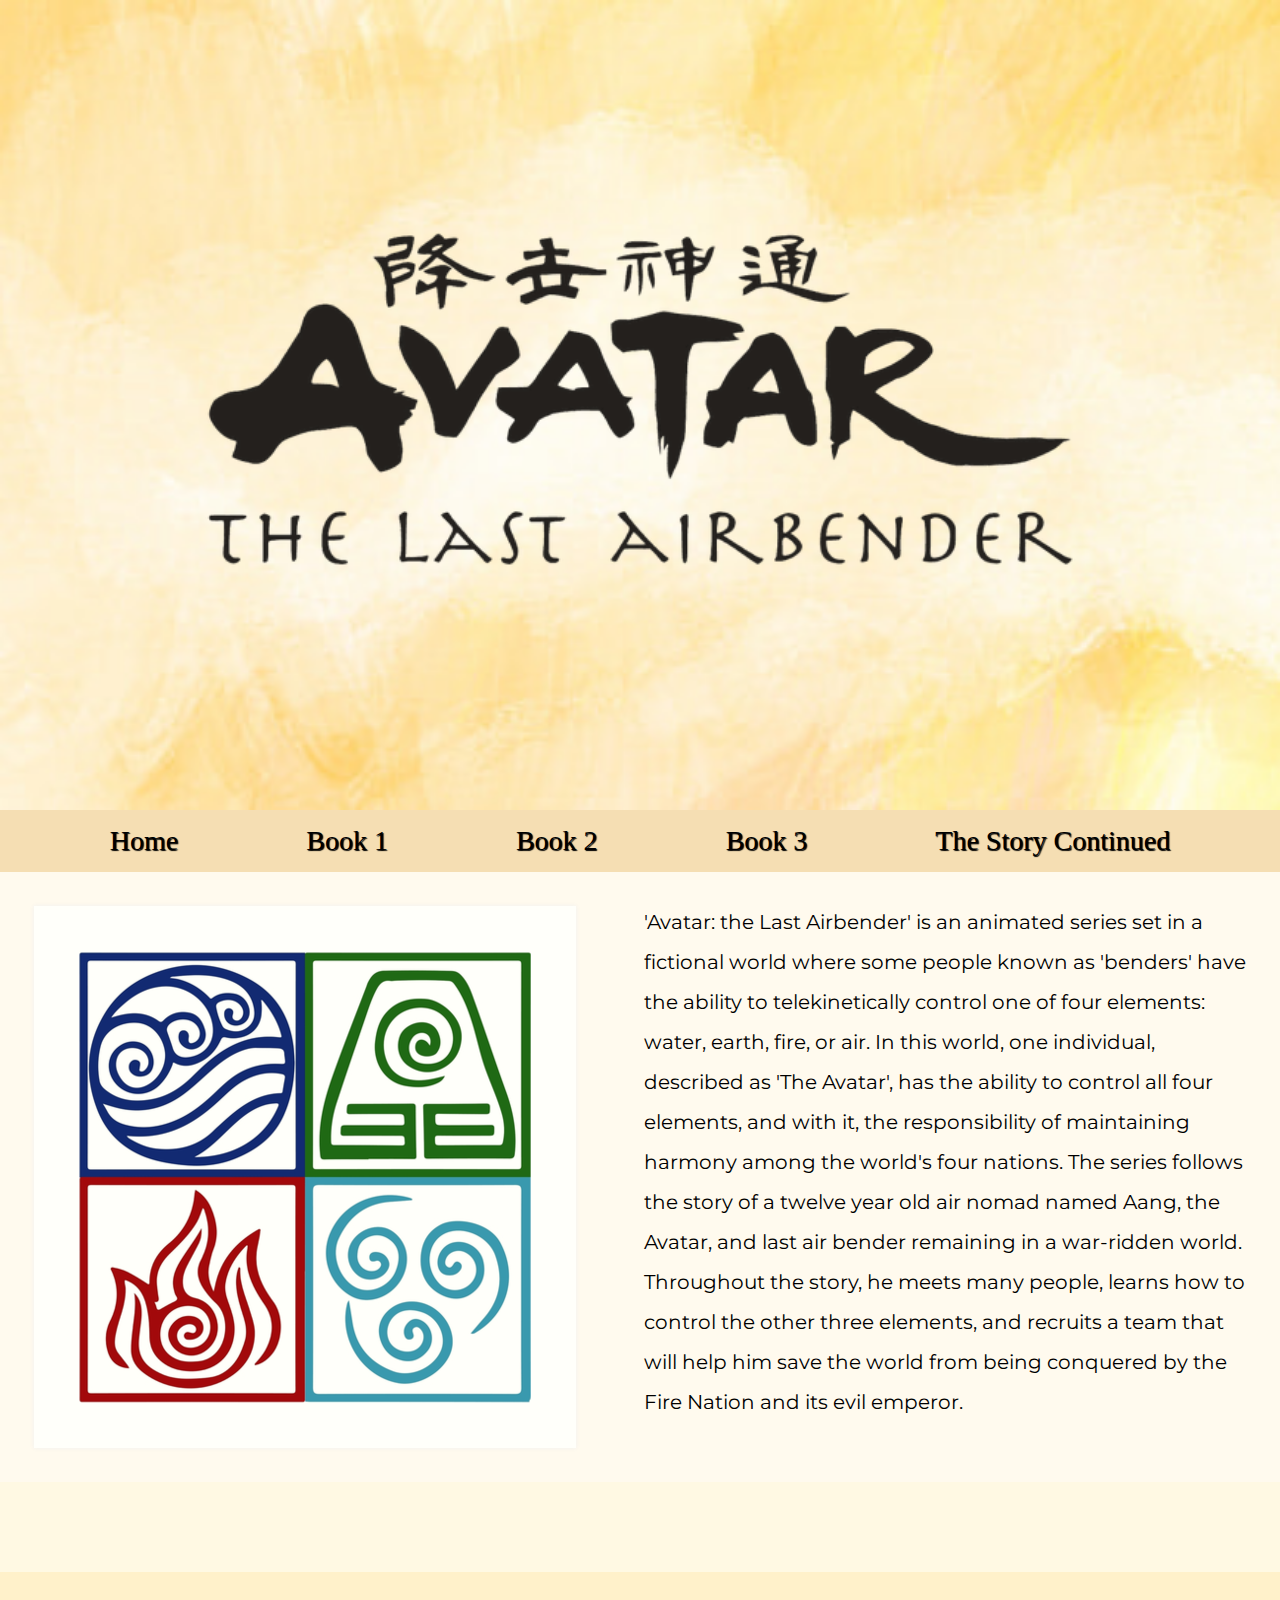
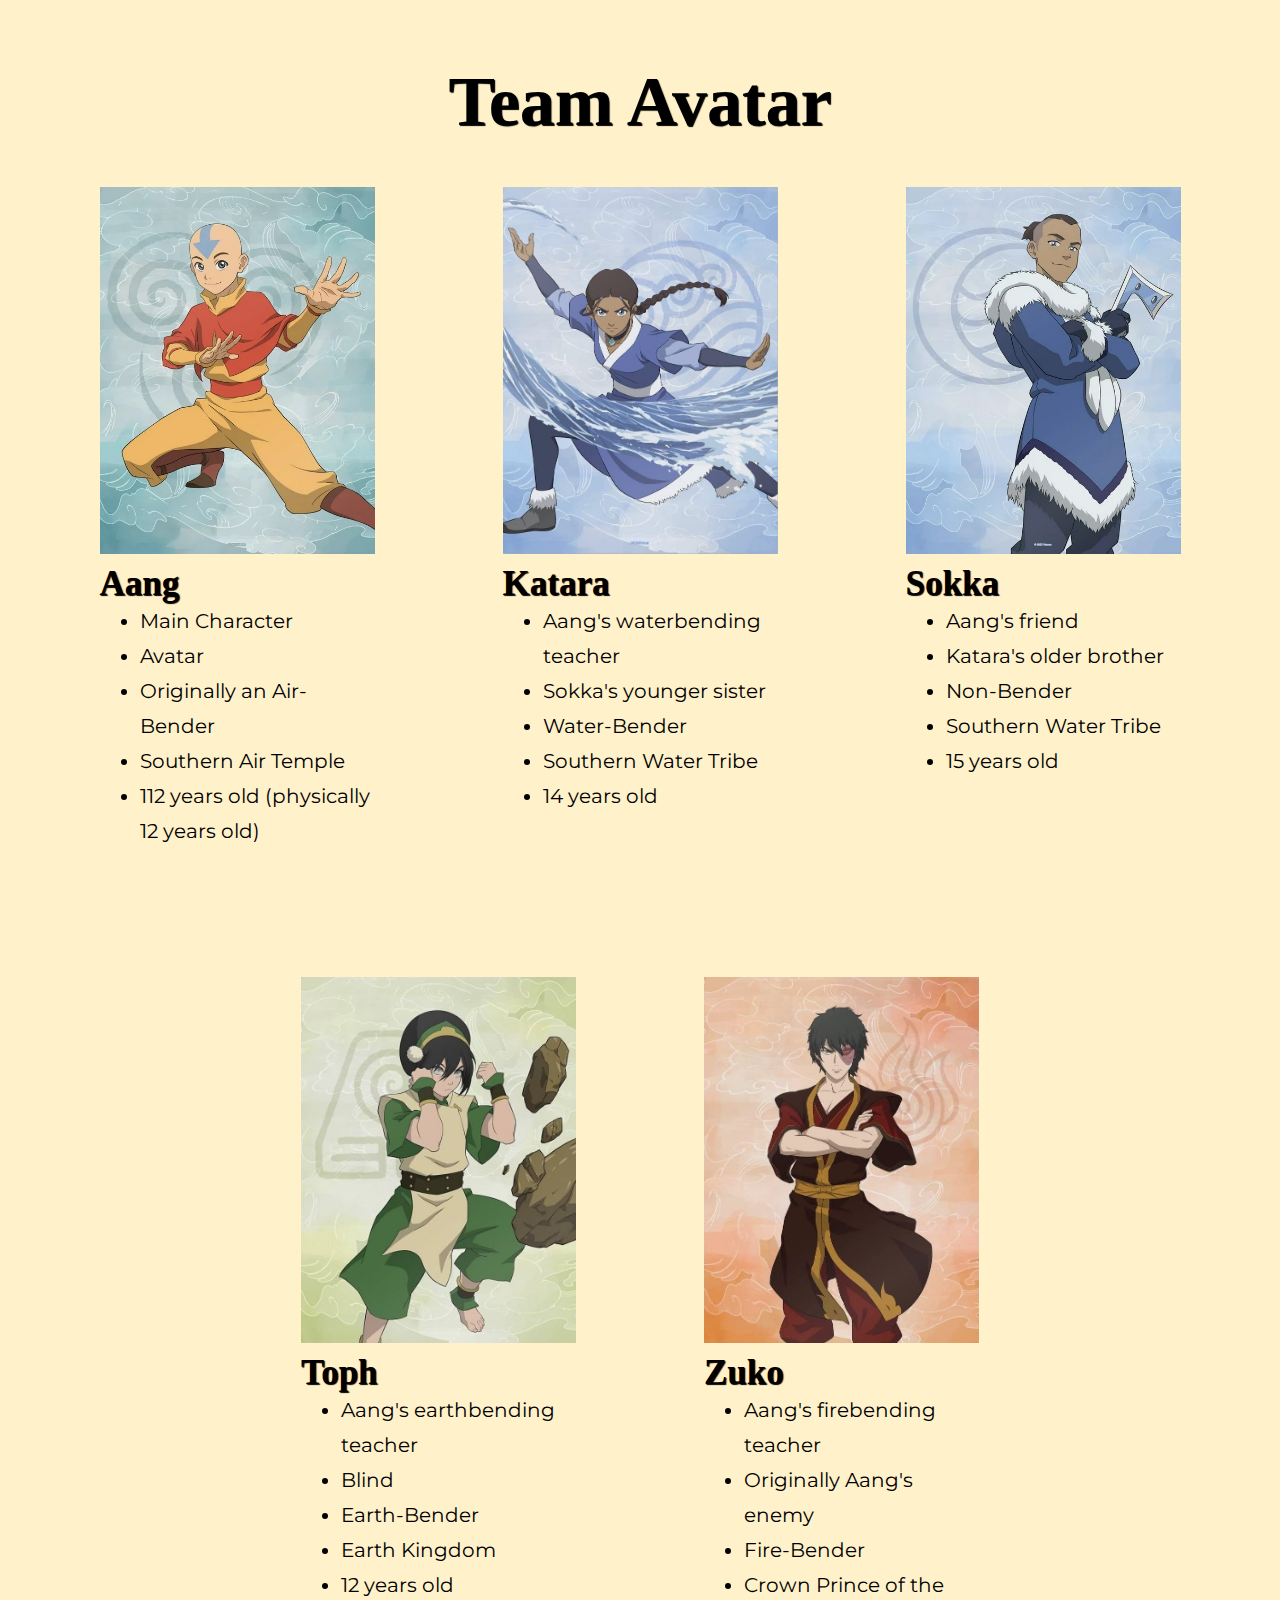
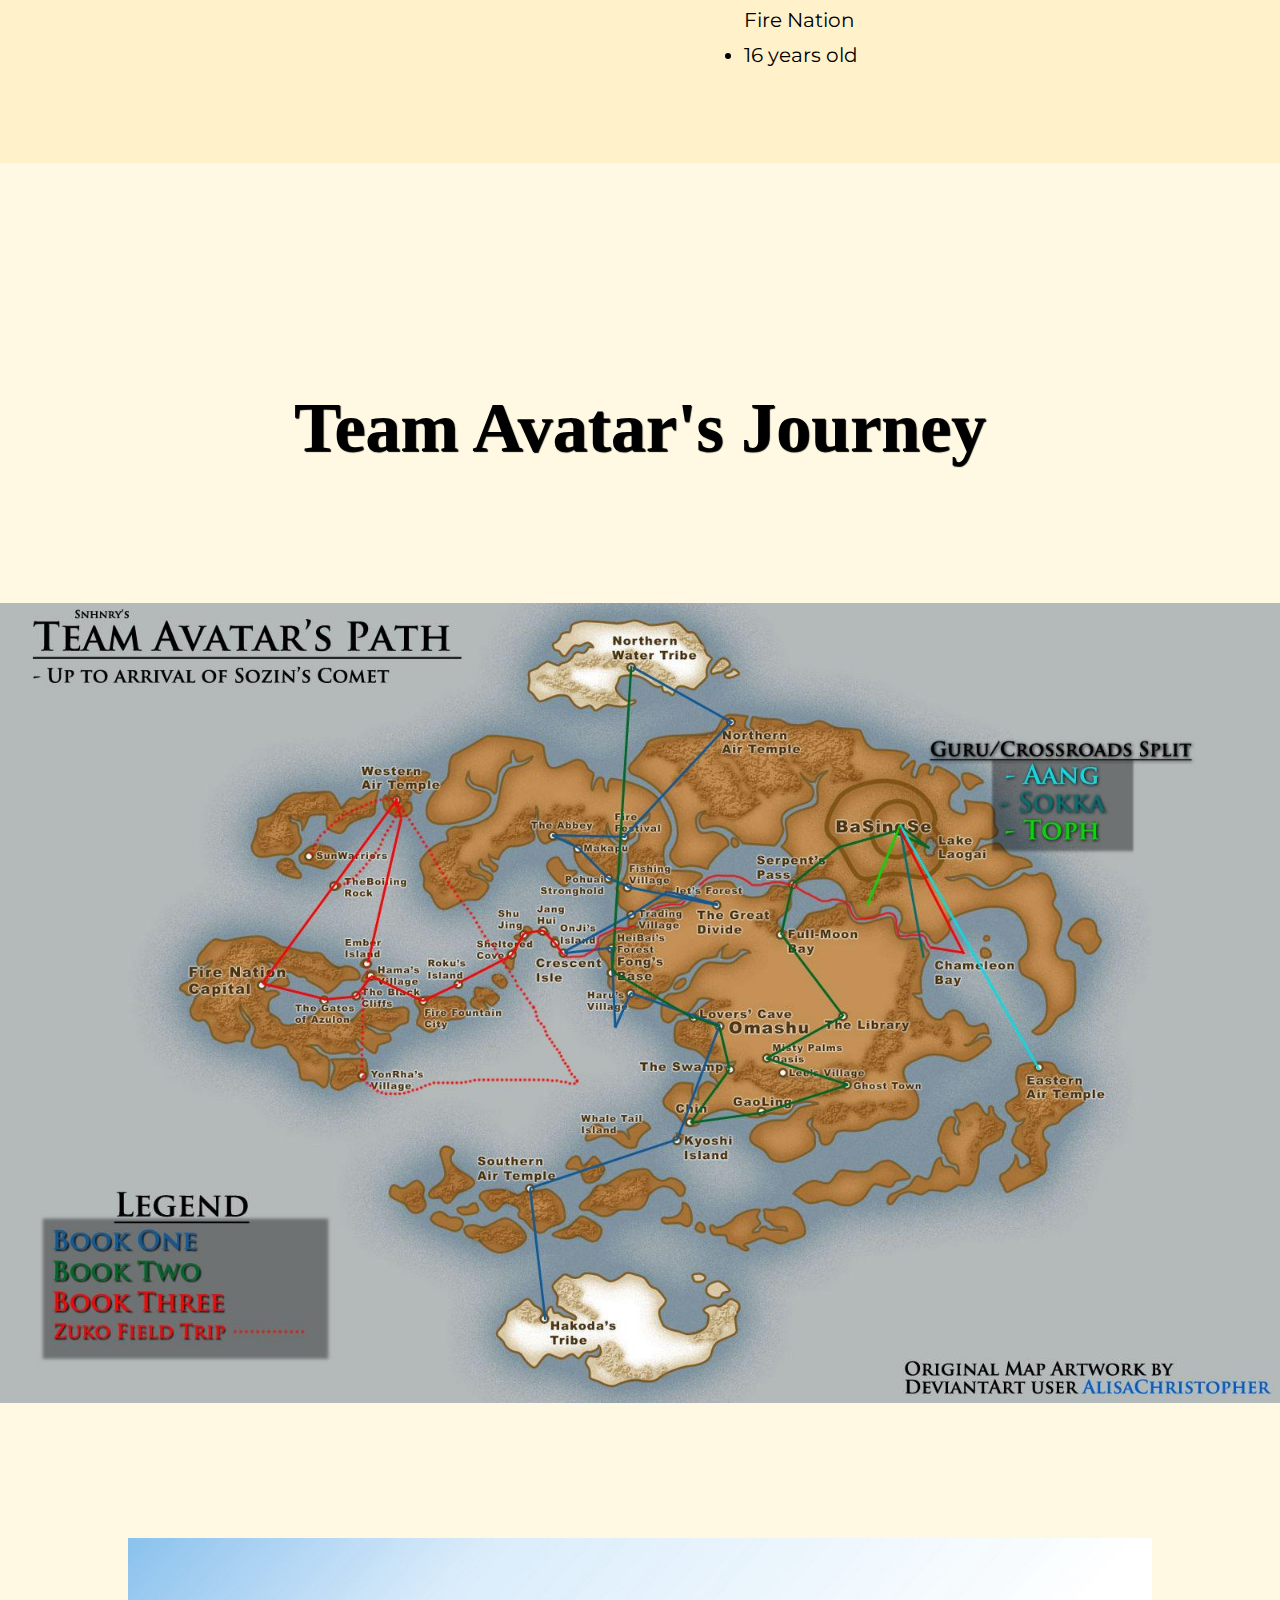
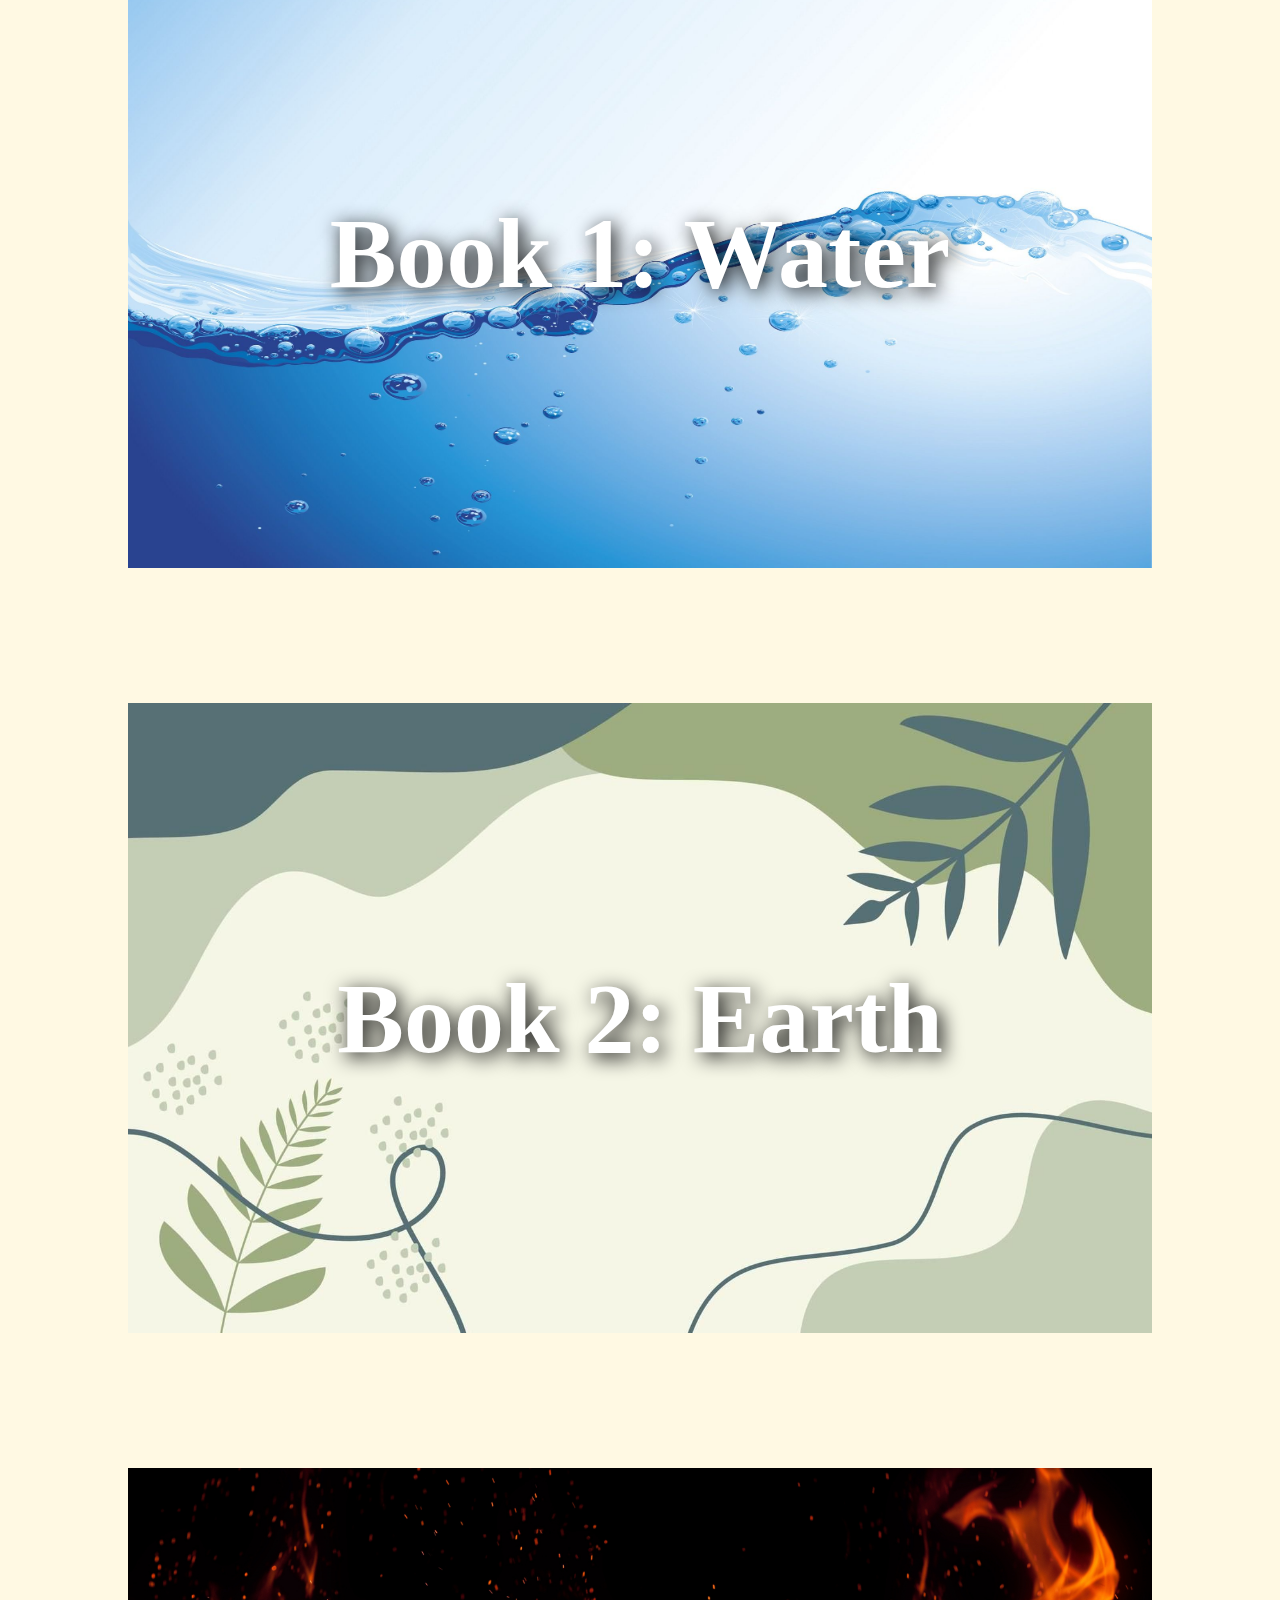
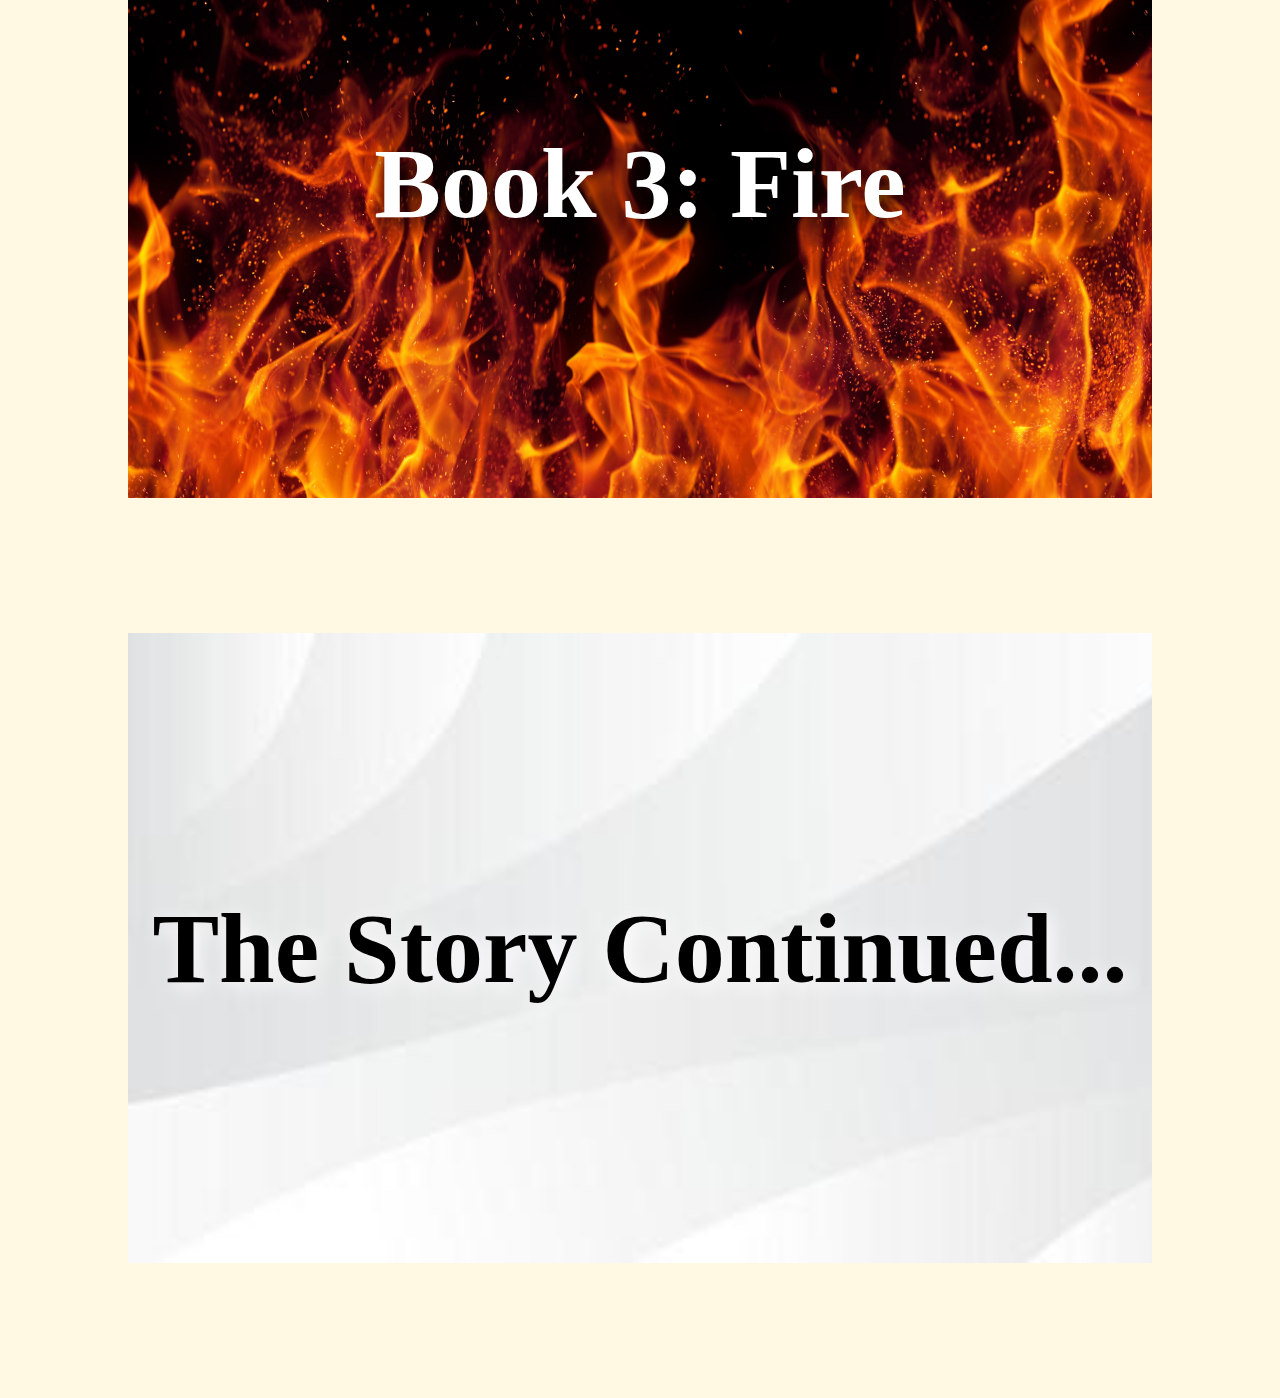
<file: index.html>
<!DOCTYPE html>
<html>
<head>
	<meta charset="utf-8">
	<meta name="viewport" content="width=device-width, initial-scale=1">
	<link rel="stylesheet" type="text/css" href="style.css">
	<title>Avatar: the Last Airbender</title>
</head>
<body id="homepage">



<div class="top">
	<img src="title.png">
</div>

<div class="menu">
	<a href="index.html">Home</a>
	<a href="book1.html">Book 1</a>
	<a href="book2.html">Book 2</a>
	<a href="book3.html">Book 3</a>
	<a href="continue.html">The Story Continued</a>
</div>

<div class="mainContainer">
<div class="overview">
	<img src="elements.png">
	<p>'Avatar: the Last Airbender' is an animated series set in a fictional world where some people known as 'benders' have the ability to telekinetically control one of four elements: water, earth, fire, or air. In this world, one individual, described as 'The Avatar', has the ability to control all four elements, and with it, the responsibility of maintaining harmony among the world's four nations. The series follows the story of a twelve year old air nomad named Aang, the Avatar, and last air bender remaining in a war-ridden world. Throughout the story, he meets many people, learns how to control the other three elements, and recruits a team that will help him save the world from being conquered by the Fire Nation and its evil emperor.</p>
</div>

<div class="con1">
	<h3>Team Avatar</h3>
	<div class="characters">
		<div class="cc">
			<img src="aang.jpg">
			<h4>Aang</h4>
			<ul>
				<li>Main Character</li>
				<li>Avatar</li>
				<li>Originally an Air-Bender</li>
				<li>Southern Air Temple</li>
				<li>112 years old (physically 12 years old)</li>
			</ul>
		</div>
		<div class="cc">
			<img src="katara.jpg">
			<h4>Katara</h4>
			<ul>
				<li>Aang's waterbending teacher</li>
				<li>Sokka's younger sister</li>
				<li>Water-Bender</li>
				<li>Southern Water Tribe</li>
				<li>14 years old</li>
			</ul>
		</div>
		<div class="cc">
			<img src="sokka.jpg">
			<h4>Sokka</h4>
			<ul>
				<li>Aang's friend</li>
				<li>Katara's older brother</li>
				<li>Non-Bender</li> 
				<li>Southern Water Tribe</li>
				<li>15 years old</li>
			</ul>
		</div>
		<div class="cc">
			<img src="toph.jpg">
			<h4>Toph</h4>
			<ul>
				<li>Aang's earthbending teacher</li>
				<li>Blind</li>
				<li>Earth-Bender</li>
				<li>Earth Kingdom</li>
				<li>12 years old</li>
			</ul>
		</div>
		<div class="cc">
			<img src="zuko.jpg">
			<h4>Zuko</h4>
			<ul>
				<li>Aang's firebending teacher</li>
				<li>Originally Aang's enemy</li>
				<li>Fire-Bender</li>
				<li>Crown Prince of the Fire Nation</li>
				<li>16 years old</li>
			</ul>
		</div>
	</div>
</div>


<div class="books">
	<h3>Team Avatar's Journey</h3>
	<img class="map" src="journey.jpg">

	<a href="book1.html">
	<div class="fade1">
		<div class="overlay">
			<h1>Book 1: Water</h1>
			<div class="bookContainer">
				<h2>Book 1: Water</h2>
				<div class="b1">
				<p>In the first season of Avatar: the Last Airbender, Katara and Sokka discover Aang and his flying bison named Appa trapped in an iceberg near the Southern Water Tribe. The three of them travel to the Northern Water Tribe so that Aang can learn how to water-bend. Meanwhile, Fire Prince Zuko, along with his Uncle Iroh, pursue them, hoping to capture the Avatar and restore his honor within the Fire Nation's royal family. </p>
				<img src="book1.jpg">
				</div>	
			</div>
		</div>
	</div>

	</a>

<a href="book2.html">
<div class="fade2">
	<div class="overlay">
		<h1>Book 2: Earth</h1>
		<div class="bookContainer">
			<h2>Book 2: Earth</h2>
			<div class="b1">
				<img src="book2.jpg">
				<p>In the second season of Avatar: the Last Airbender, Aang, Katara, and Zuko recruit a blind earth-bending protegy named Toph to join Team Avatar and teach Aang earth bending. Meanwhile, Zuko and Iroh become refugees in the Earth Kingdom. While being pursued by Azula, the crown princess of the Fire Nation, both groups meet in the capital of the Earth Kingdom, where Aang is severely injured.
				</p>
			</div>
		</div>
	</div>
</div>
</a>


<a href="book3.html">
<div class="fade3">
	<div class="overlay">
		<h1>Book 3: Fire</h1>
		<div class="bookContainer">
			<h2>Book 3: Fire</h2>
			<div class="b1">
				<p>In the third season of Avatar: the Last Airbender, Aang and his friends  attempt to attack the Fire Nation, and end up unsuccessful. Zuko and Iroh become Aang's allies, and Zuko begins to teach Aang firebending. Meanwhile, Aang struggles with the idea of killing Fire Lord Ozai. During the final battle, Aang manages to strip Ozai of his powers while his friends capture Azula. After the war, Zuko is crowned Fire Lord and the war comes to an end.</p>
				<img src="book3.jpg">
			</div>
		</div>
	</div>
</div>
</a>

<a href="continue.html">
<div class="fade4">
	<div class="overlay">
		<h1>The Story Continued...</h1>
		<div class="bookContainer">
			<h2>The Story Continued...</h2>
			<div class="b1">
				<img src="korra.jpg">
				<p>The story of Avatar: the Last Airbender is continued in its sequel series 'The Legend of Korra.' The Legend of Korra takes place in the same world as the original series, but 70 years later. It follows the story of Aang's successor, a water-bending avatar named Korra. Avatar: The Last Airbender was also adapted into a live-action movie, which aired in 2010, as well as a live-action series, which aired in 2024.</p>
			</div>
		</div>
	</div>
</div>
</a>

</div>

</div>
</body>
</html>
</file>
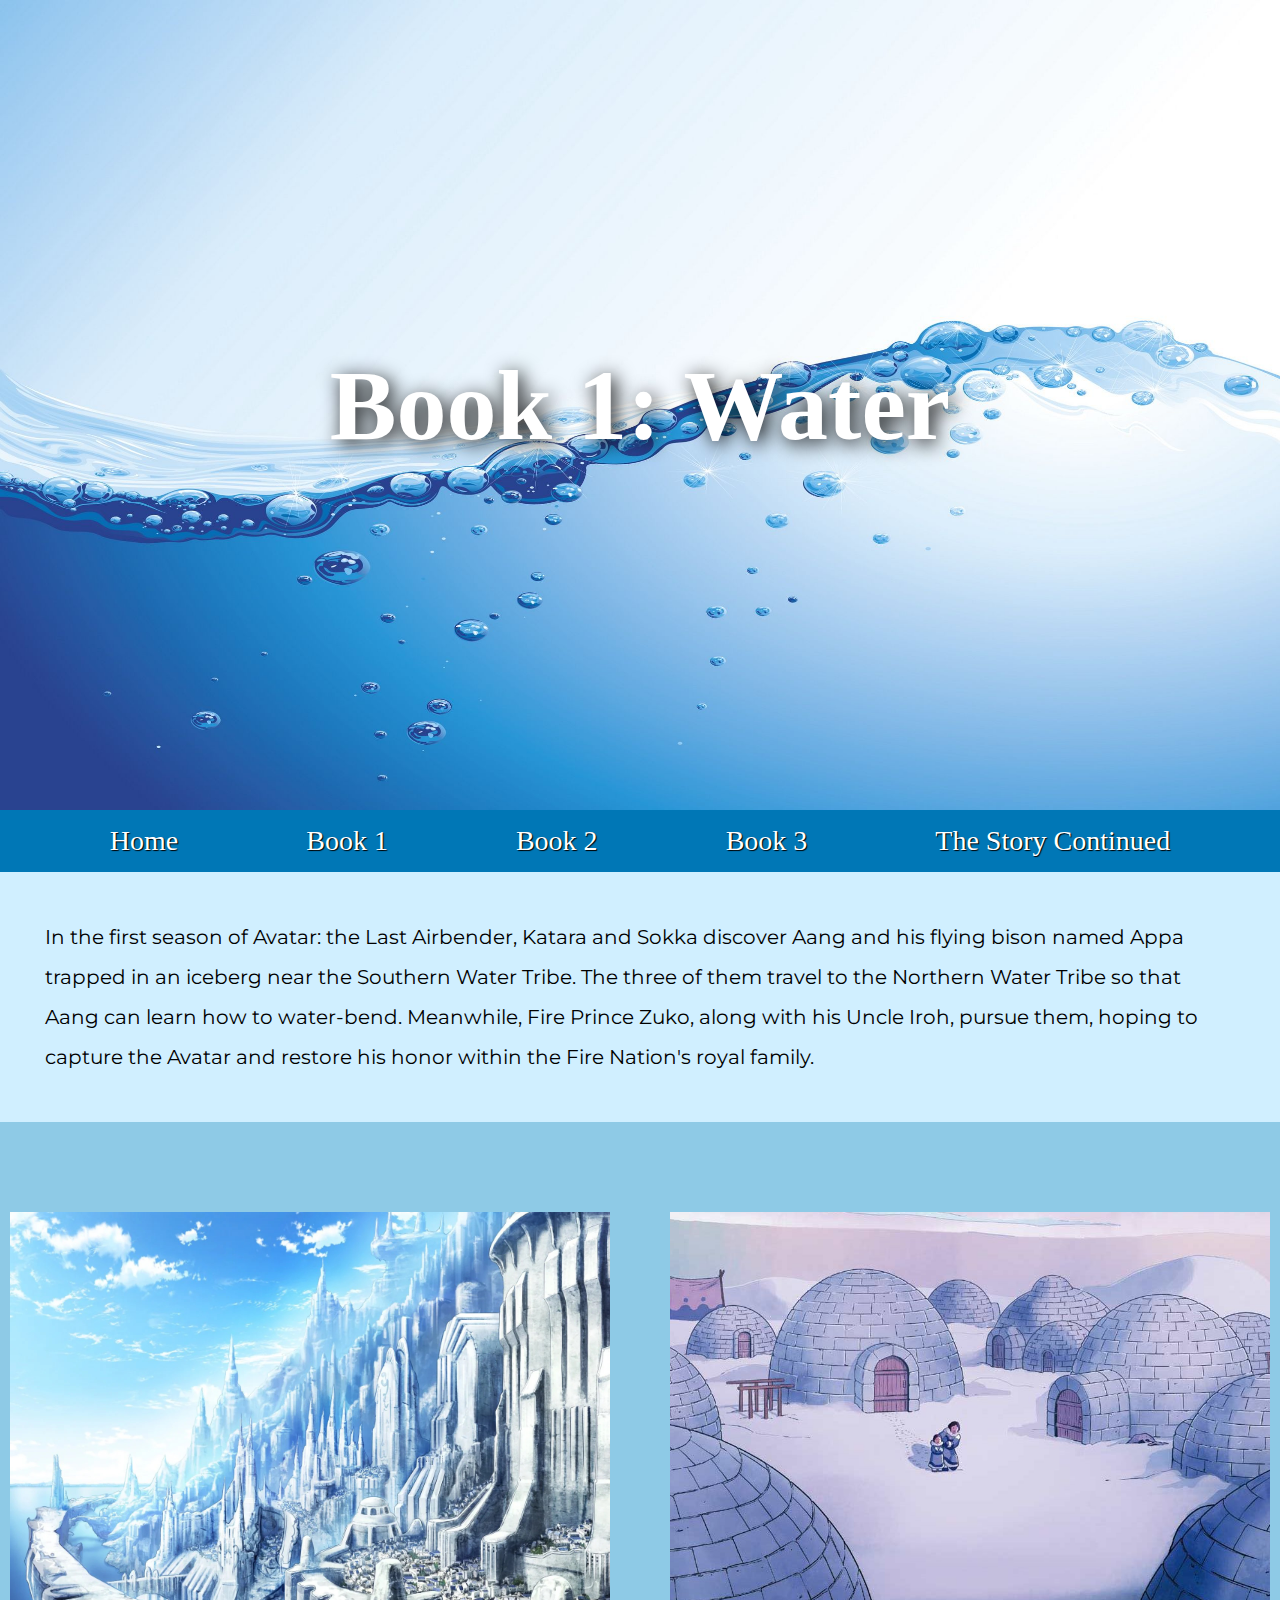
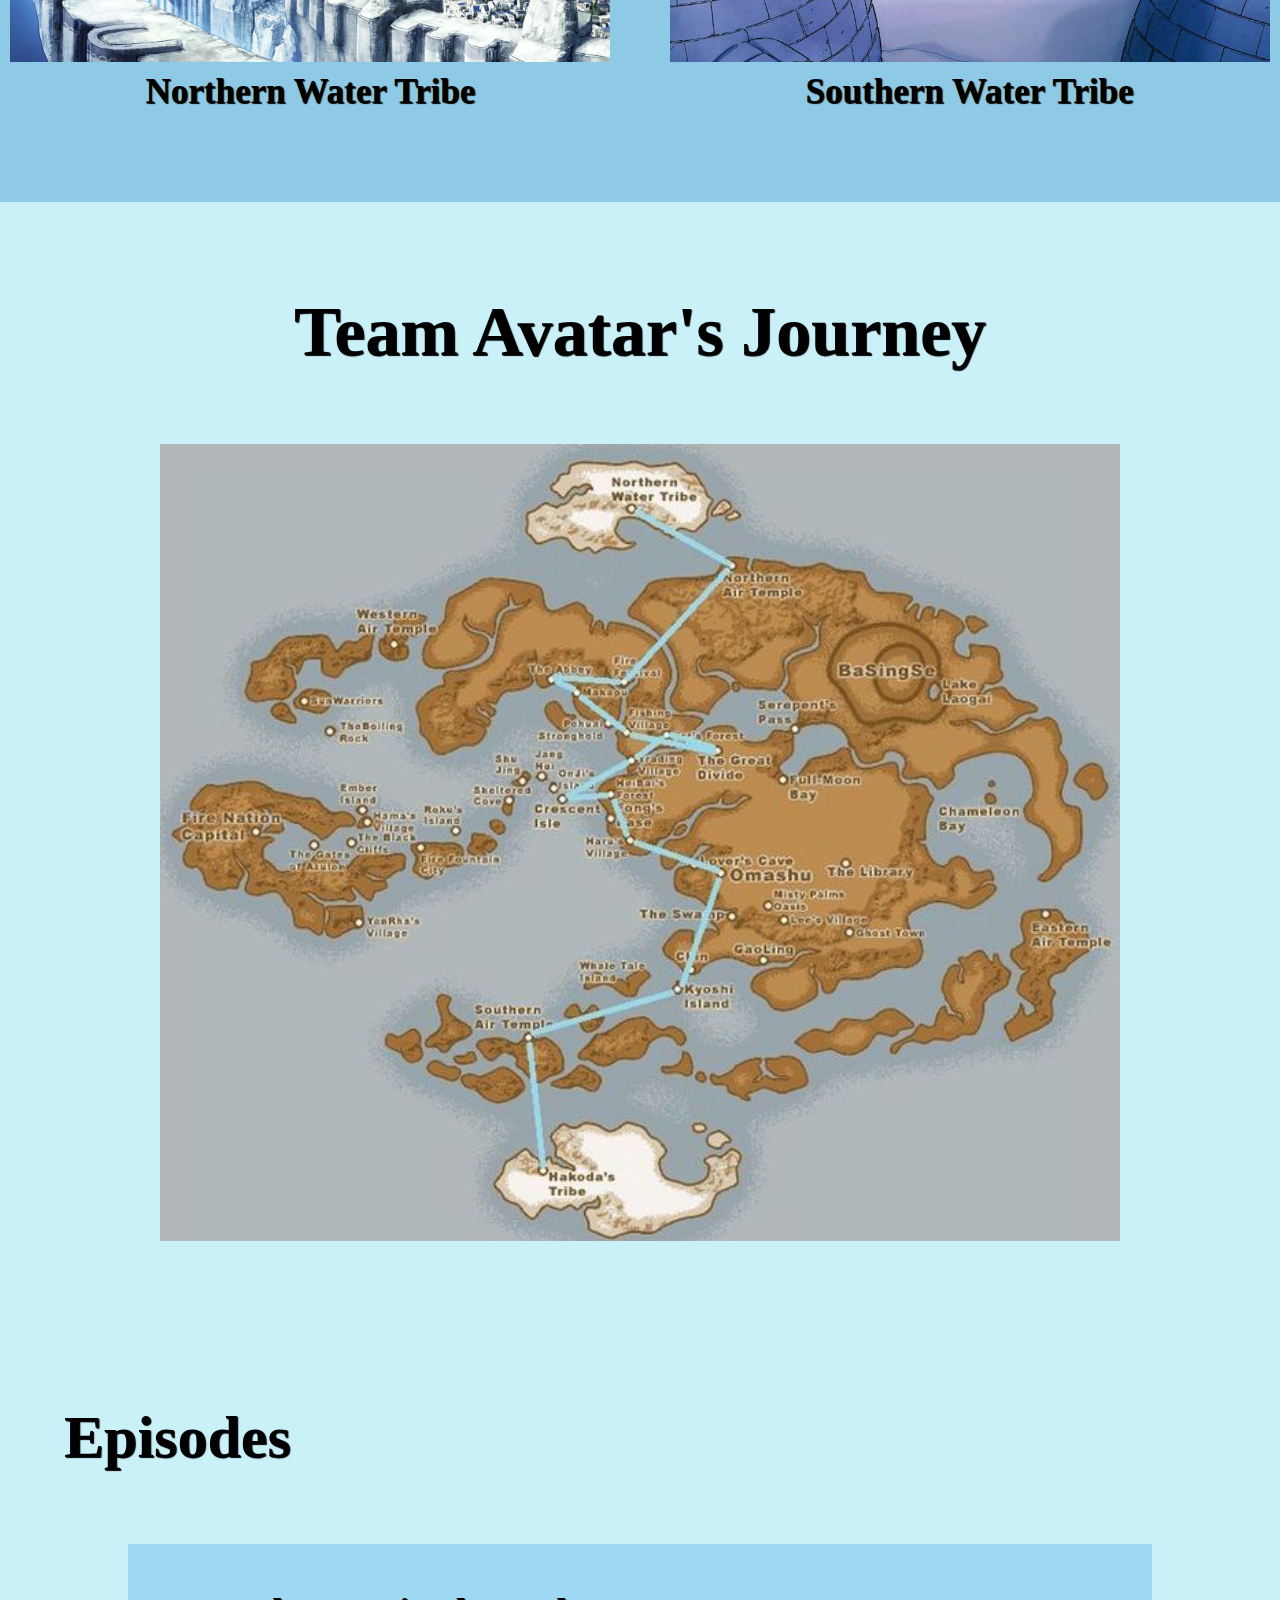
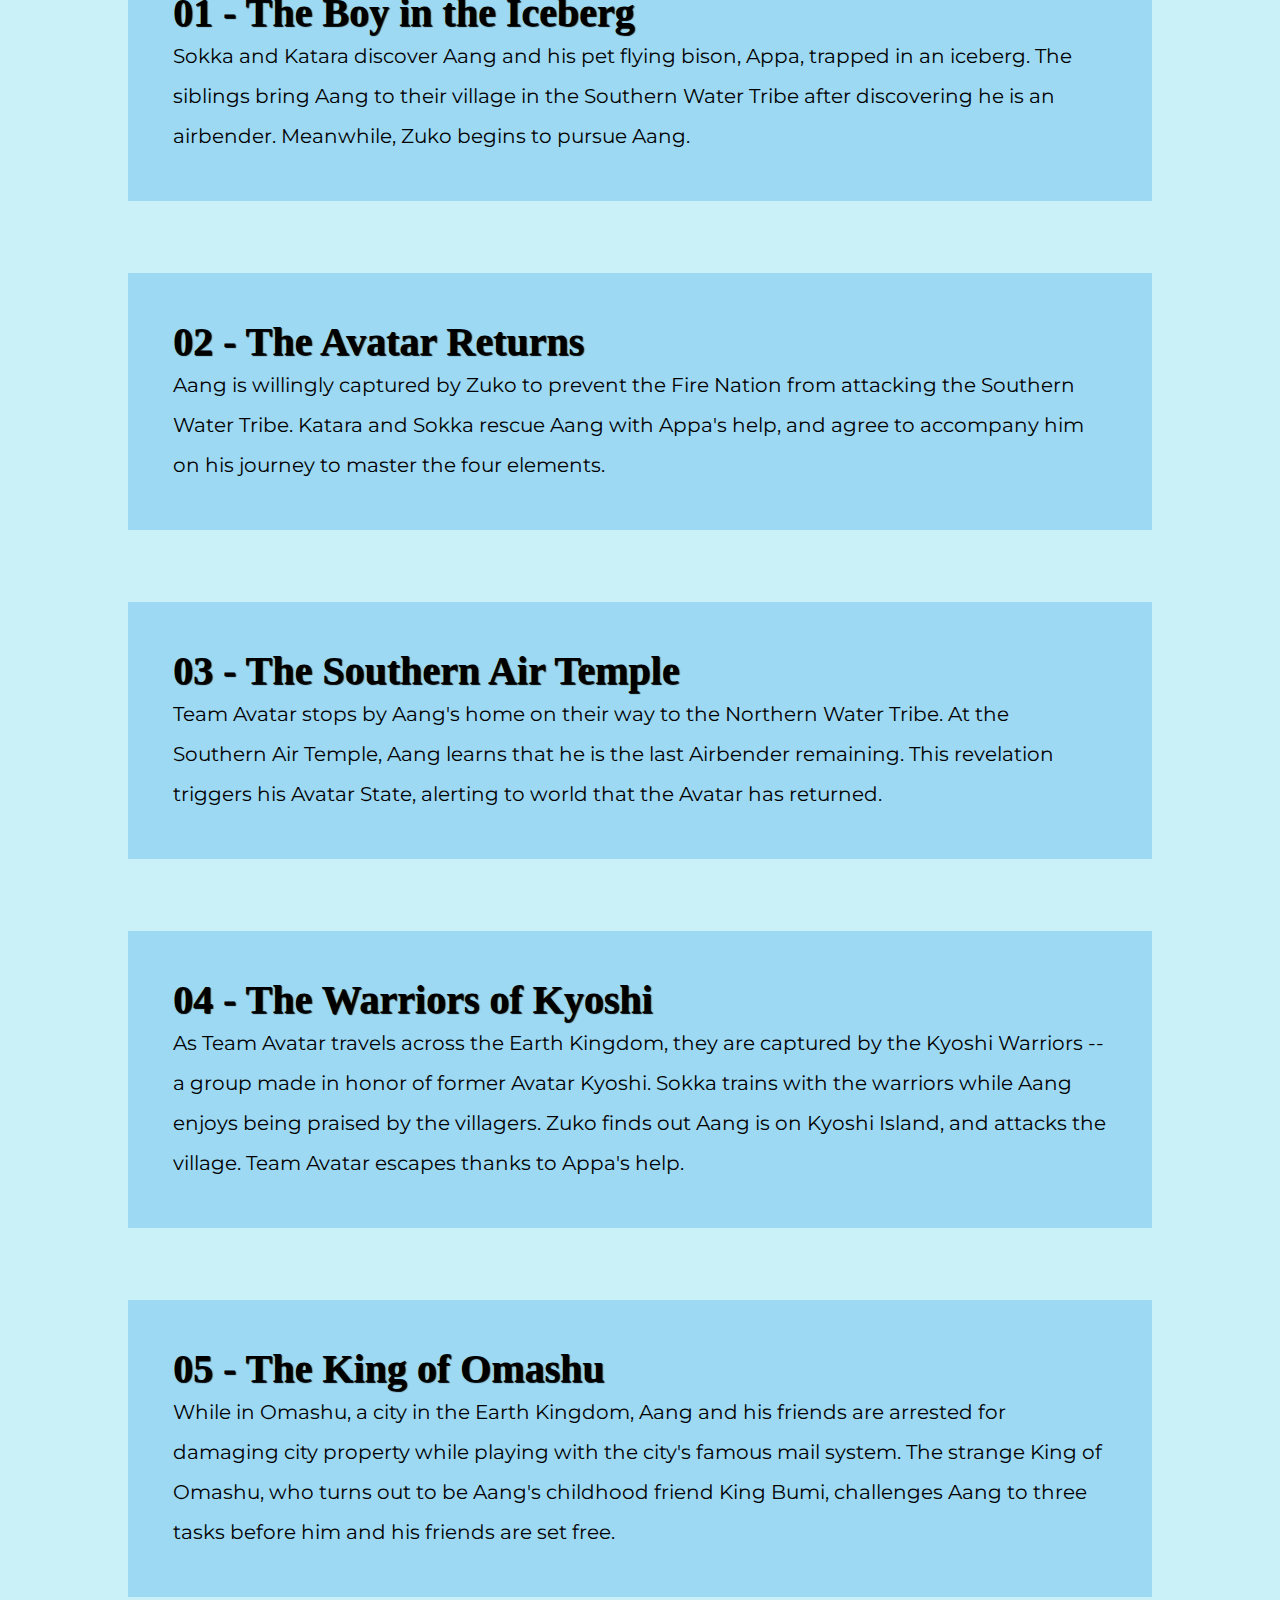
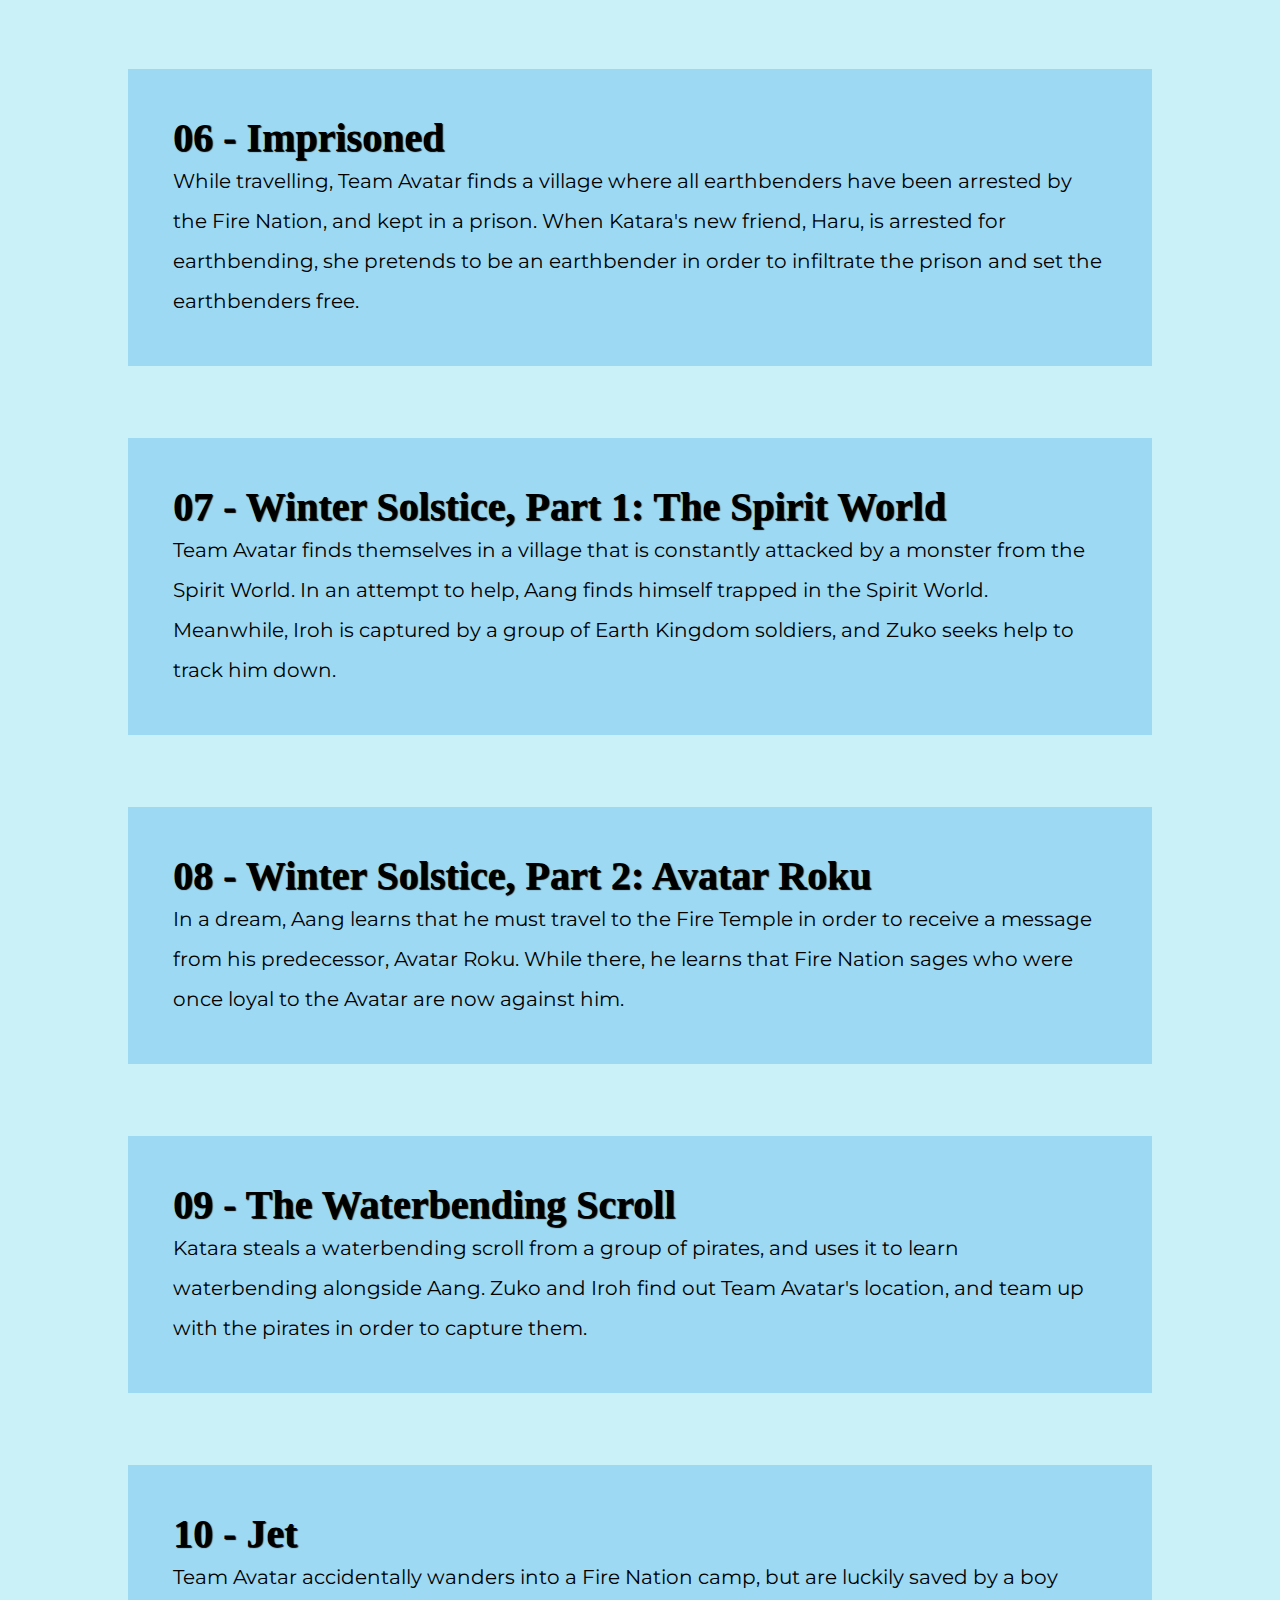
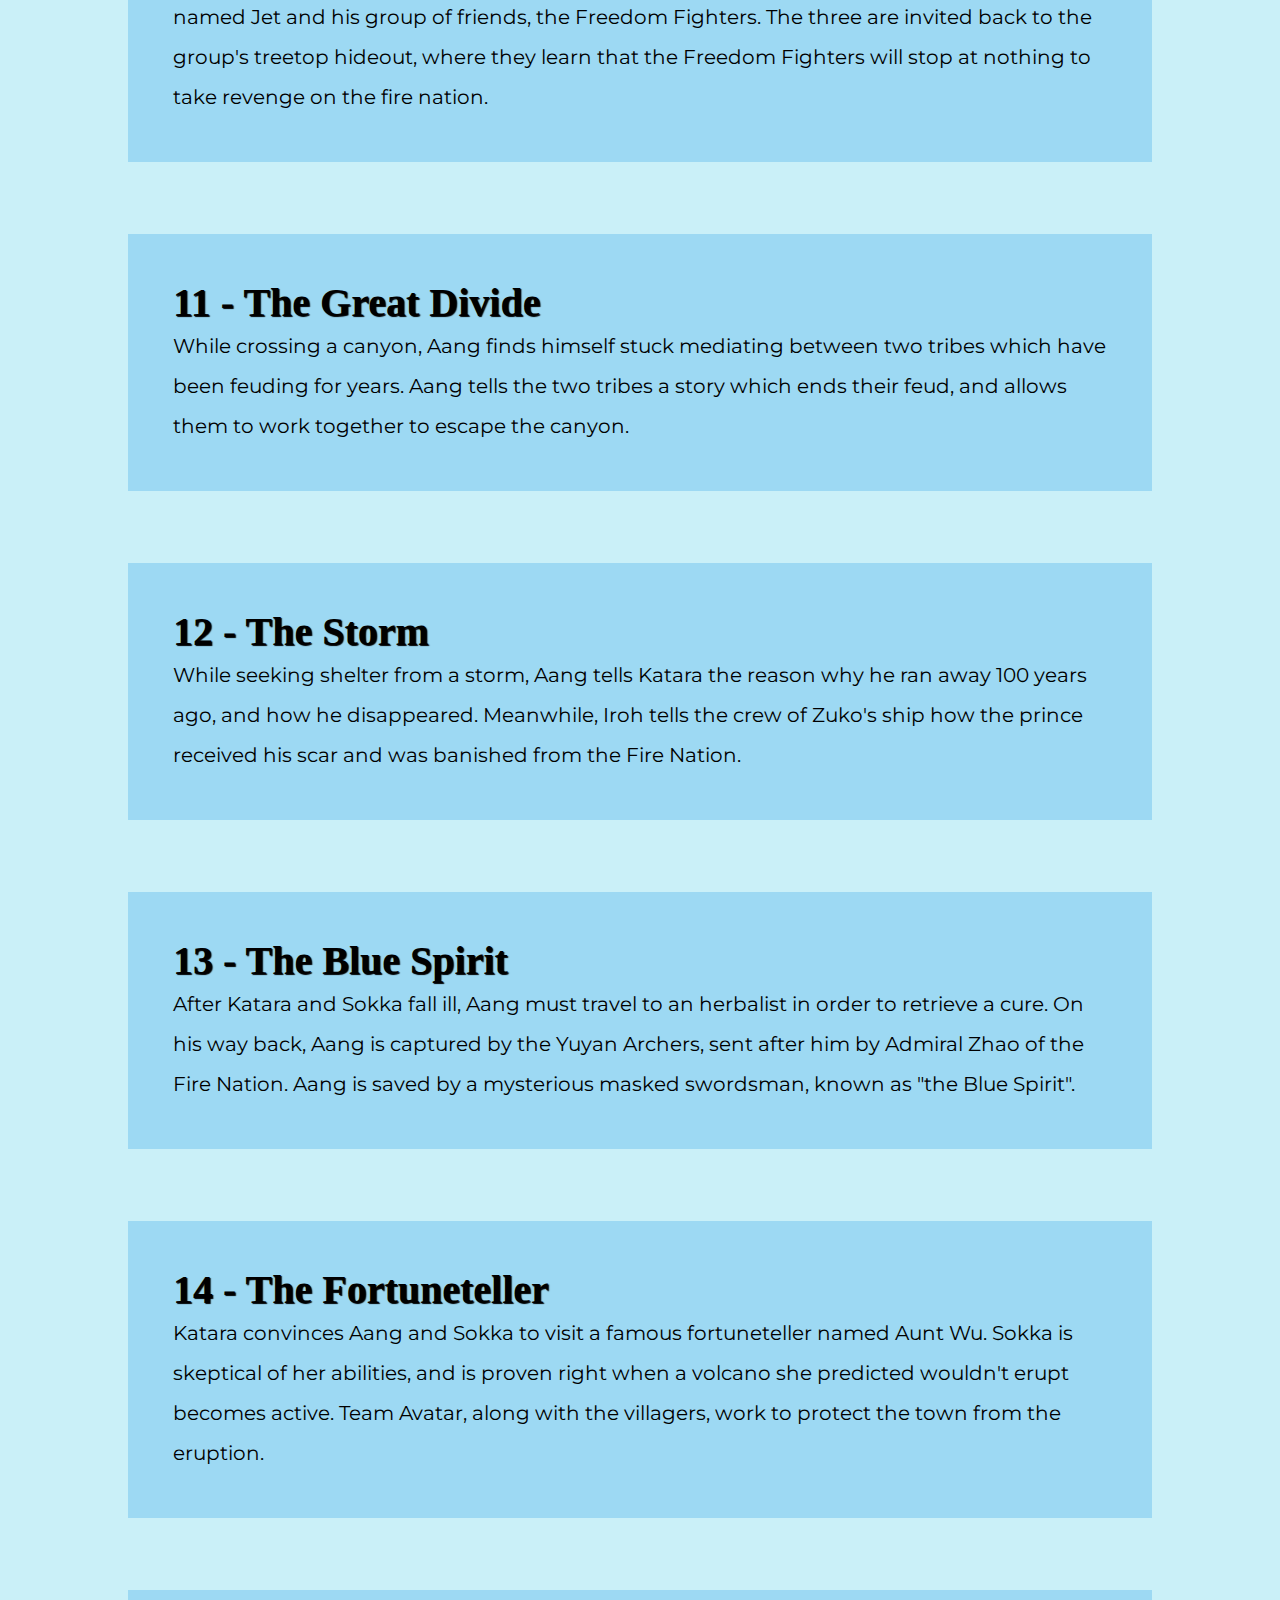
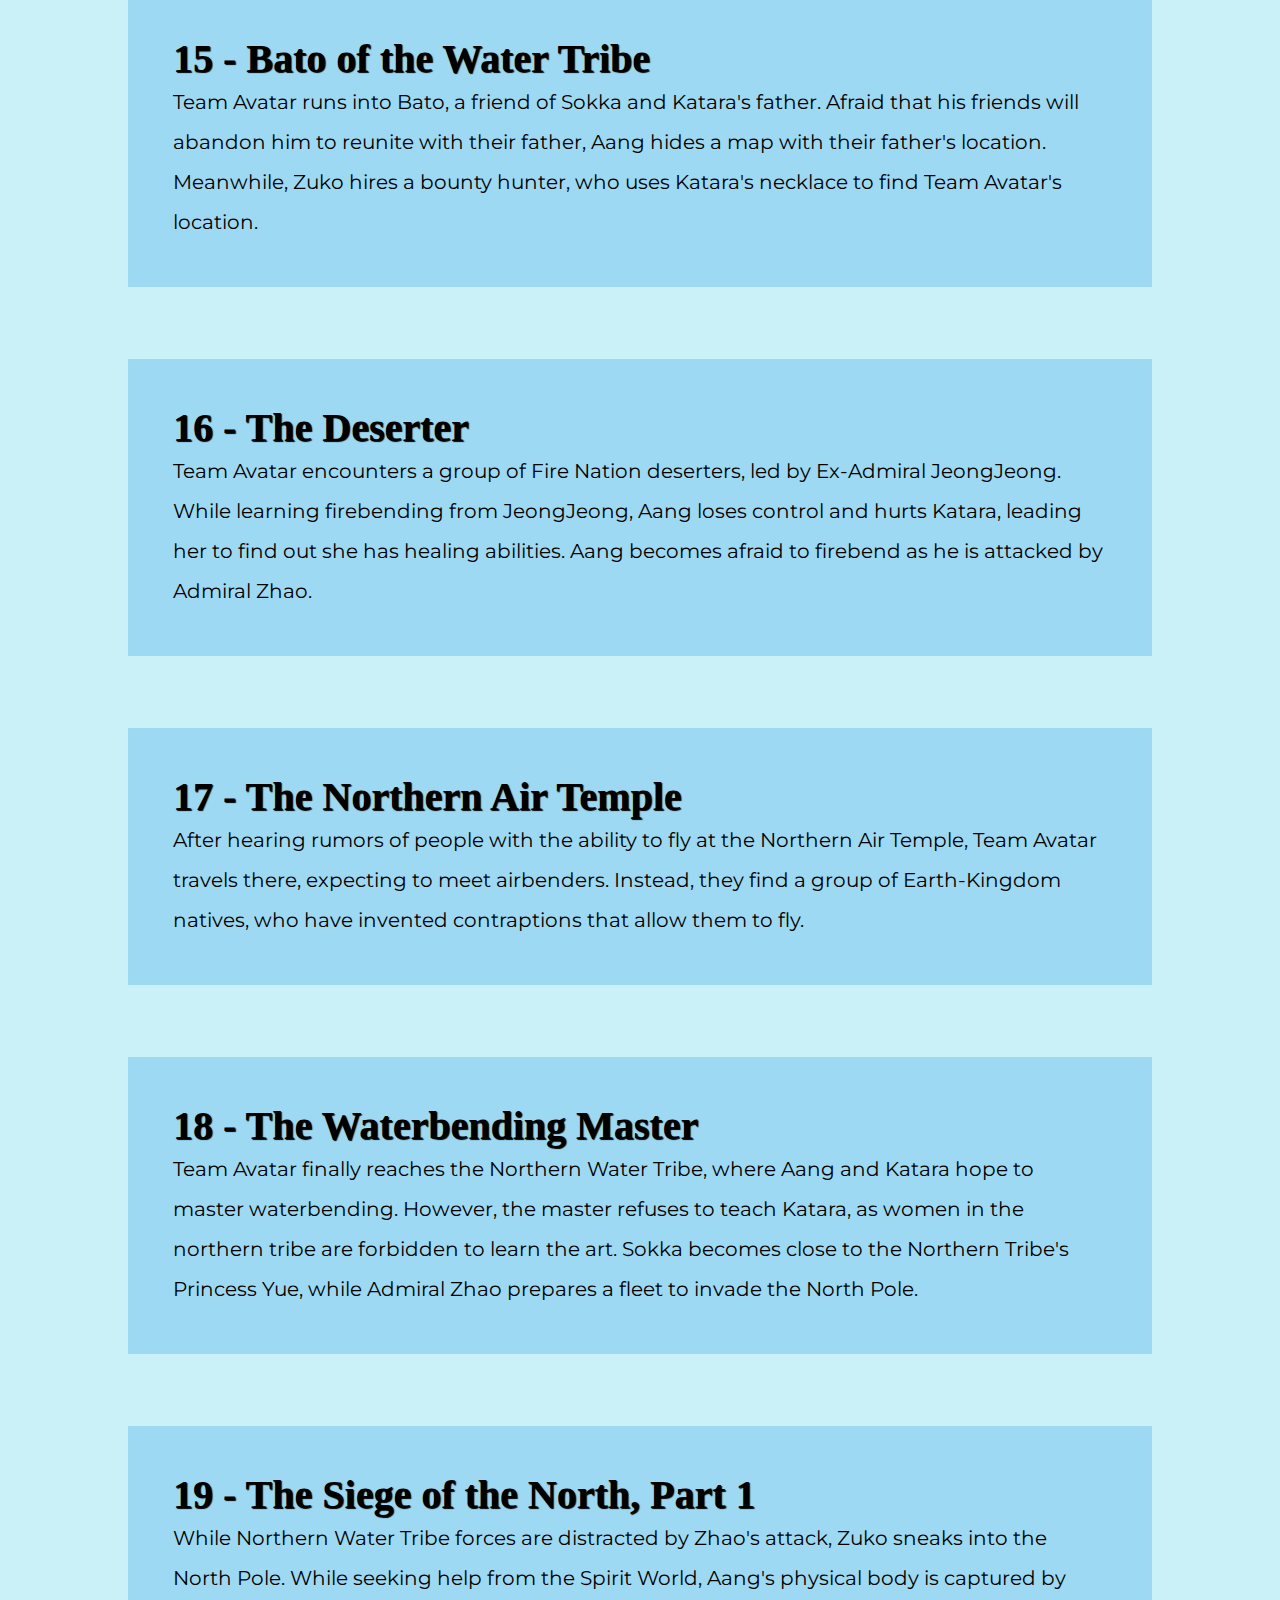
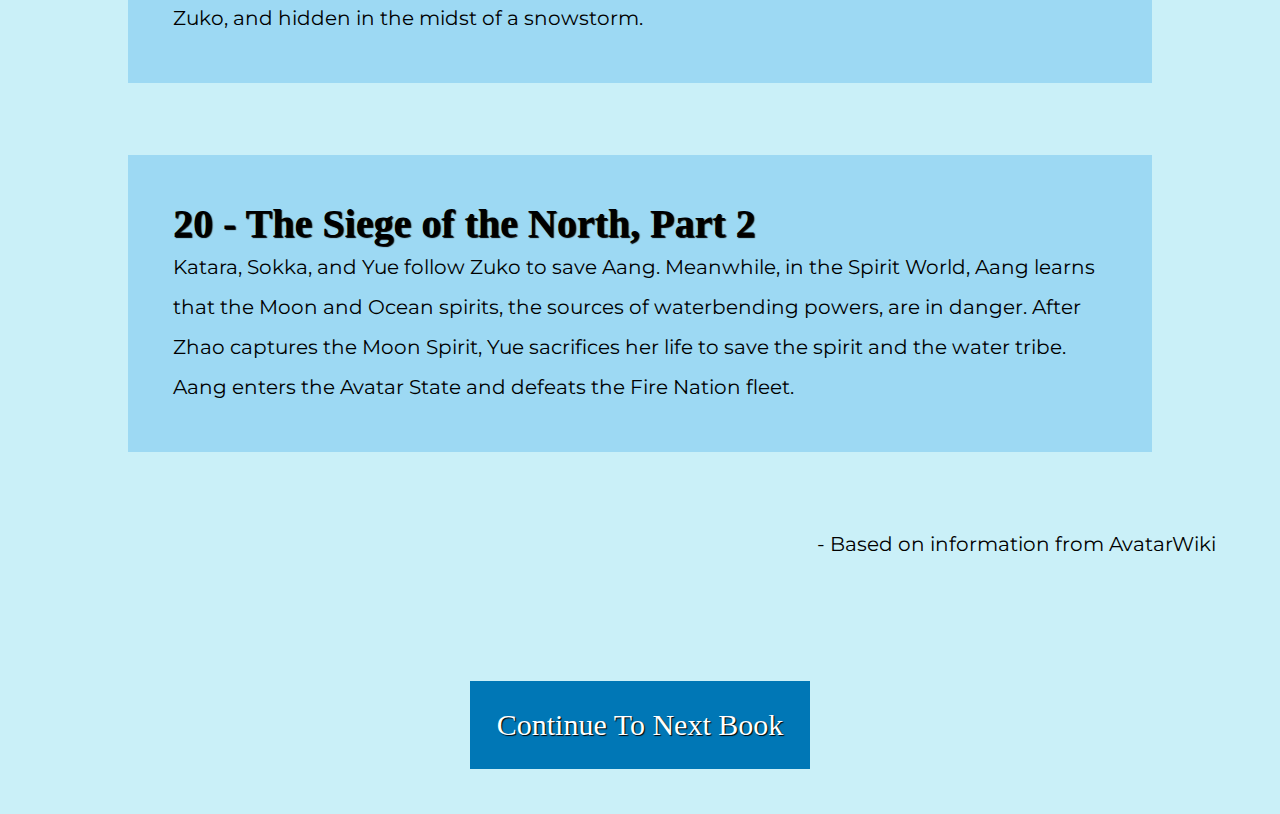
<file: book1.html>
<!DOCTYPE html>
<html>
<head>
	<meta charset="utf-8">
	<meta name="viewport" content="width=device-width, initial-scale=1">
	<link rel="stylesheet" type="text/css" href="style.css">
	<title>Book 1: Water</title>
</head>
<body id="book1">


<div class="top">
	<h1>Book 1: Water</h1>
</div>

<div class="menu">
	<a href="index.html">Home</a>
	<a href="book1.html">Book 1</a>
	<a href="book2.html">Book 2</a>
	<a href="book3.html">Book 3</a>
	<a href="continue.html">The Story Continued</a>
</div>

<div class="mainContainer">
<div class="description">
	<p>In the first season of Avatar: the Last Airbender, Katara and Sokka discover Aang and his flying bison named Appa trapped in an iceberg near the Southern Water Tribe. The three of them travel to the Northern Water Tribe so that Aang can learn how to water-bend. Meanwhile, Fire Prince Zuko, along with his Uncle Iroh, pursue them, hoping to capture the Avatar and restore his honor within the Fire Nation's royal family.</p>
</div>

<div class="imgs">
	<div class="img1">
		<img src="Ntribe.jpg">
		<h4>Northern Water Tribe</h4>

	</div>
	<div class="img1">
		<img src="Stribe.jpg">
		<h4>Southern Water Tribe</h4>

	</div>
</div>

<div class="episodeContainer">
<h3>Team Avatar's Journey</h3>
<img src="waterMap.jpeg">
<div class="left">
<h5 id="left">Episodes</h5>
</div>
<div class="episodes">
	<h2>01 - The Boy in the Iceberg</h2>
	<p>Sokka and Katara discover Aang and his pet flying bison, Appa, trapped in an iceberg. The siblings bring Aang to their village in the Southern Water Tribe after discovering he is an airbender. Meanwhile, Zuko begins to pursue Aang.</p>
</div>
<div class="episodes">
	<h2>02 - The Avatar Returns</h2>
	<p>Aang is willingly captured by Zuko to prevent the Fire Nation from attacking the Southern Water Tribe. Katara and Sokka rescue Aang with Appa's help, and agree to accompany him on his journey to master the four elements.</p>
</div>
<div class="episodes">
	<h2>03 - The Southern Air Temple</h2>
	<p>Team Avatar stops by Aang's home on their way to the Northern Water Tribe. At the Southern Air Temple, Aang learns that he is the last Airbender remaining. This revelation triggers his Avatar State, alerting to world that the Avatar has returned.</p>
</div>
<div class="episodes">
	<h2>04 - The Warriors of Kyoshi</h2>
	<p>As Team Avatar travels across the Earth Kingdom, they are captured by the Kyoshi Warriors -- a group made in honor of former Avatar Kyoshi. Sokka trains with the warriors while Aang enjoys being praised by the villagers. Zuko finds out Aang is on Kyoshi Island, and attacks the village. Team Avatar escapes thanks to Appa's help.</p>
</div>
<div class="episodes">
	<h2>05 - The King of Omashu</h2>
	<p>While in Omashu, a city in the Earth Kingdom, Aang and his friends are arrested for damaging city property while playing with the city's famous mail system. The strange King of Omashu, who turns out to be Aang's childhood friend King Bumi, challenges Aang to three tasks before him and his friends are set free.</p>
</div>
<div class="episodes">
	<h2>06 - Imprisoned</h2>
	<p>While travelling, Team Avatar finds a village where all earthbenders have been arrested by the Fire Nation, and kept in a prison. When Katara's new friend, Haru, is arrested for earthbending, she pretends to be an earthbender in order to infiltrate the prison and set the earthbenders free.</p>
</div>
<div class="episodes">
	<h2>07 - Winter Solstice, Part 1: The Spirit World</h2>
	<p>Team Avatar finds themselves in a village that is constantly attacked by a monster from the Spirit World. In an attempt to help, Aang finds himself trapped in the Spirit World. Meanwhile, Iroh is captured by a group of Earth Kingdom soldiers, and Zuko seeks help to track him down.</p>
</div>
<div class="episodes">
	<h2>08 - Winter Solstice, Part 2: Avatar Roku</h2>
	<p>In a dream, Aang learns that he must travel to the Fire Temple in order to receive a message from his predecessor, Avatar Roku. While there, he learns that Fire Nation sages who were once loyal to the Avatar are now against him.</p>
</div>
<div class="episodes">
	<h2>09 - The Waterbending Scroll</h2>
	<p>Katara steals a waterbending scroll from a group of pirates, and uses it to learn waterbending alongside Aang. Zuko and Iroh find out Team Avatar's location, and team up with the pirates in order to capture them.</p>
</div>
<div class="episodes">
	<h2>10 - Jet</h2>
	<p>Team Avatar accidentally wanders into a Fire Nation camp, but are luckily saved by a boy named Jet and his group of friends, the Freedom Fighters. The three are invited back to the group's treetop hideout, where they learn that the Freedom Fighters will stop at nothing to take revenge on the fire nation.</p>
</div>
<div class="episodes">
	<h2>11 - The Great Divide</h2>
	<p>While crossing a canyon, Aang finds himself stuck mediating between two tribes which have been feuding for years. Aang tells the two tribes a story which ends their feud, and allows them to work together to escape the canyon.</p>
</div>
<div class="episodes">
	<h2>12 - The Storm</h2>
	<p>While seeking shelter from a storm, Aang tells Katara the reason why he ran away 100 years ago, and how he disappeared. Meanwhile, Iroh tells the crew of Zuko's ship how the prince received his scar and was banished from the Fire Nation.</p>
</div>
<div class="episodes">
	<h2>13 - The Blue Spirit</h2>
	<p>After Katara and Sokka fall ill, Aang must travel to an herbalist in order to retrieve a cure. On his way back, Aang is captured by the Yuyan Archers, sent after him by Admiral Zhao of the Fire Nation. Aang is saved by a mysterious masked swordsman, known as "the Blue Spirit".</p>
</div>
<div class="episodes">
	<h2>14 - The Fortuneteller</h2>
	<p>Katara convinces Aang and Sokka to visit a famous fortuneteller named Aunt Wu. Sokka is skeptical of her abilities, and is proven right when a volcano she predicted wouldn't erupt becomes active. Team Avatar, along with the villagers, work to protect the town from the eruption.</p>
</div>
<div class="episodes">
	<h2>15 - Bato of the Water Tribe</h2>
	<p>Team Avatar runs into Bato, a friend of Sokka and Katara's father. Afraid that his friends will abandon him to reunite with their father, Aang hides a map with their father's location. Meanwhile, Zuko hires a bounty hunter, who uses Katara's necklace to find Team Avatar's location.</p>
</div>
<div class="episodes">
	<h2>16 - The Deserter</h2>
	<p>Team Avatar encounters a group of Fire Nation deserters, led by Ex-Admiral JeongJeong. While learning firebending from JeongJeong, Aang loses control and hurts Katara, leading her to find out she has healing abilities. Aang becomes afraid to firebend as he is attacked by Admiral Zhao.</p>
</div>
<div class="episodes">
	<h2>17 - The Northern Air Temple</h2>
	<p>After hearing rumors of people with the ability to fly at the Northern Air Temple, Team Avatar travels there, expecting to meet airbenders. Instead, they find a group of Earth-Kingdom natives, who have invented contraptions that allow them to fly.</p>
</div>
<div class="episodes">
	<h2>18 - The Waterbending Master</h2>
	<p>Team Avatar finally reaches the Northern Water Tribe, where Aang and Katara hope to master waterbending. However, the master refuses to teach Katara, as women in the northern tribe are forbidden to learn the art. Sokka becomes close to the Northern Tribe's Princess Yue, while Admiral Zhao prepares a fleet to invade the North Pole.</p>
</div>
<div class="episodes">
	<h2>19 - The Siege of the North, Part 1</h2>
	<p>While Northern Water Tribe forces are distracted by Zhao's attack, Zuko sneaks into the North Pole. While seeking help from the Spirit World, Aang's physical body is captured by Zuko, and hidden in the midst of a snowstorm.</p>
</div>
<div class="episodes">
	<h2>20 - The Siege of the North, Part 2</h2>
	<p>Katara, Sokka, and Yue follow Zuko to save Aang. Meanwhile, in the Spirit World, Aang learns that the Moon and Ocean spirits, the sources of waterbending powers, are in danger. After Zhao captures the Moon Spirit, Yue sacrifices her life to save the spirit and the water tribe. Aang enters the Avatar State and defeats the Fire Nation fleet.</p>
</div>
<div class="right"><p>- Based on information from AvatarWiki</p></div>

		

<a href="book2.html">
<div class="button">Continue To Next Book</div>
</a>

</div>
</div>

</body>
</html>
</file>
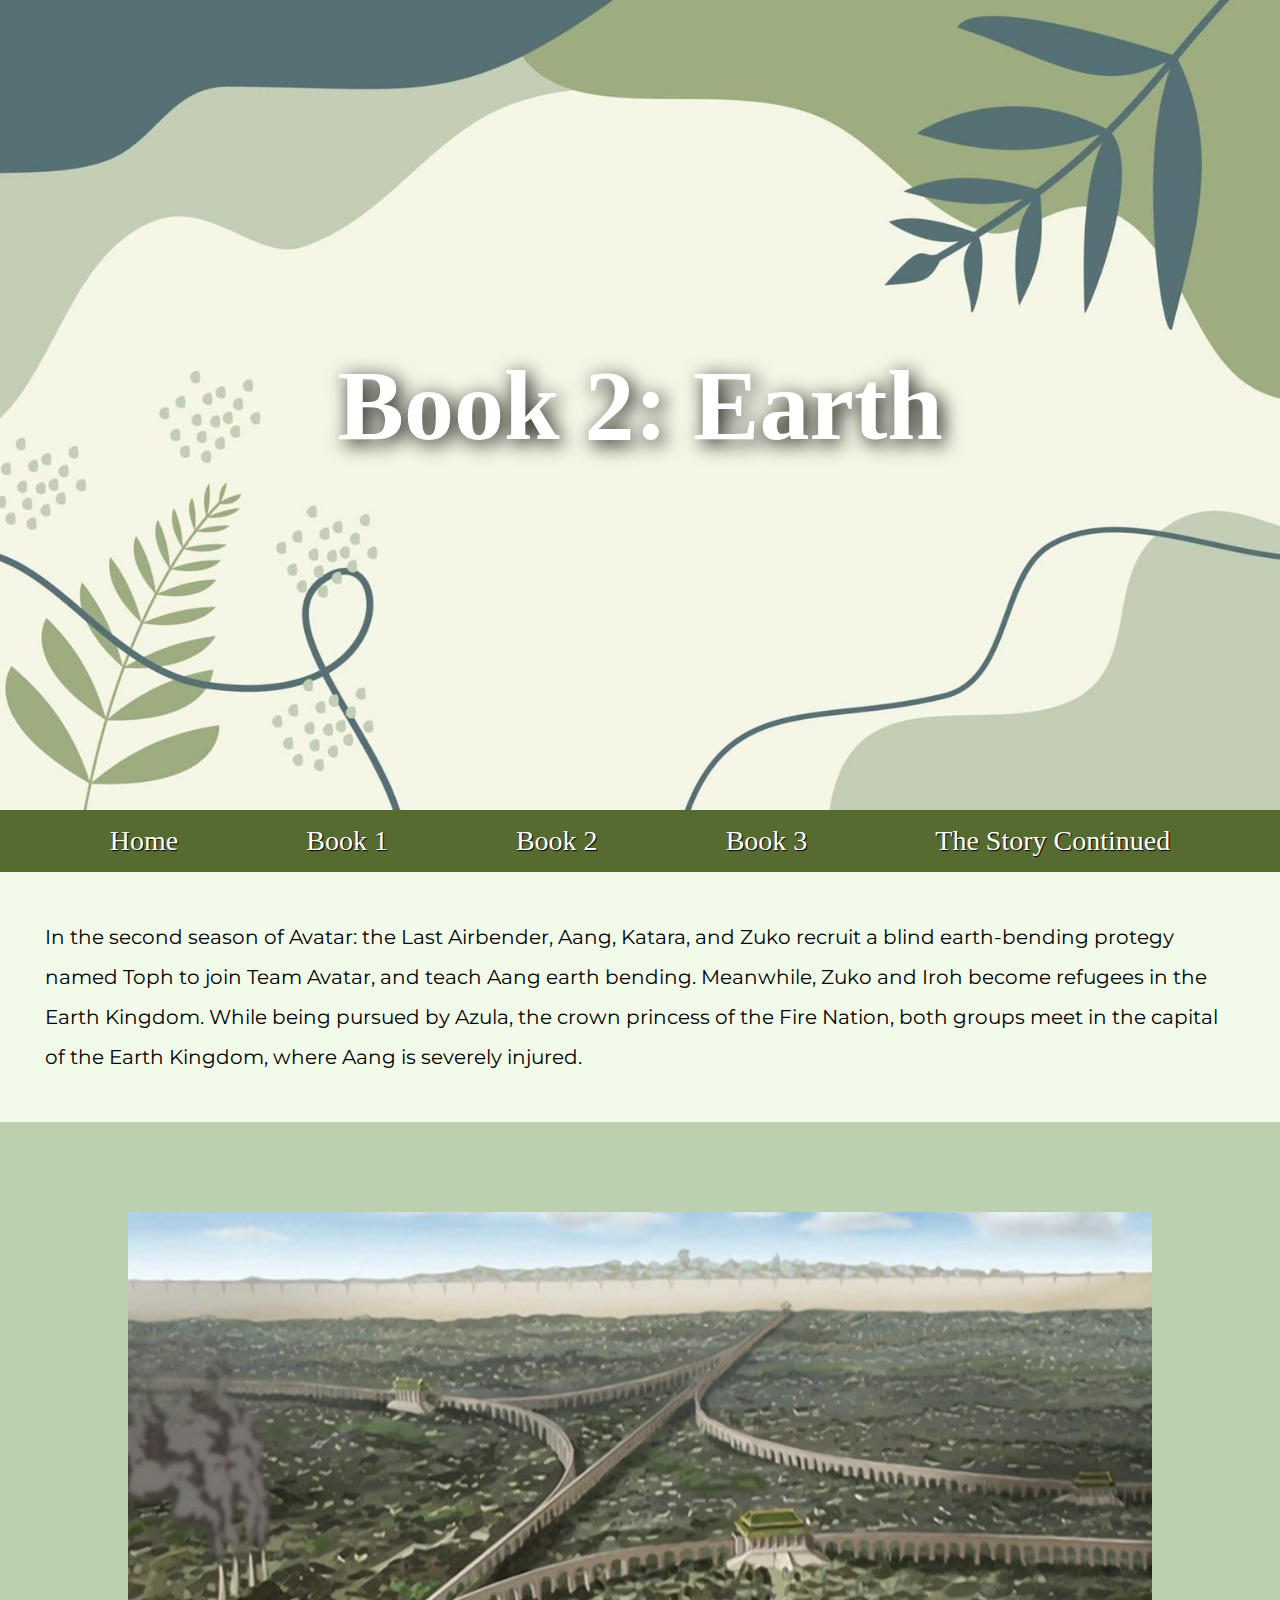
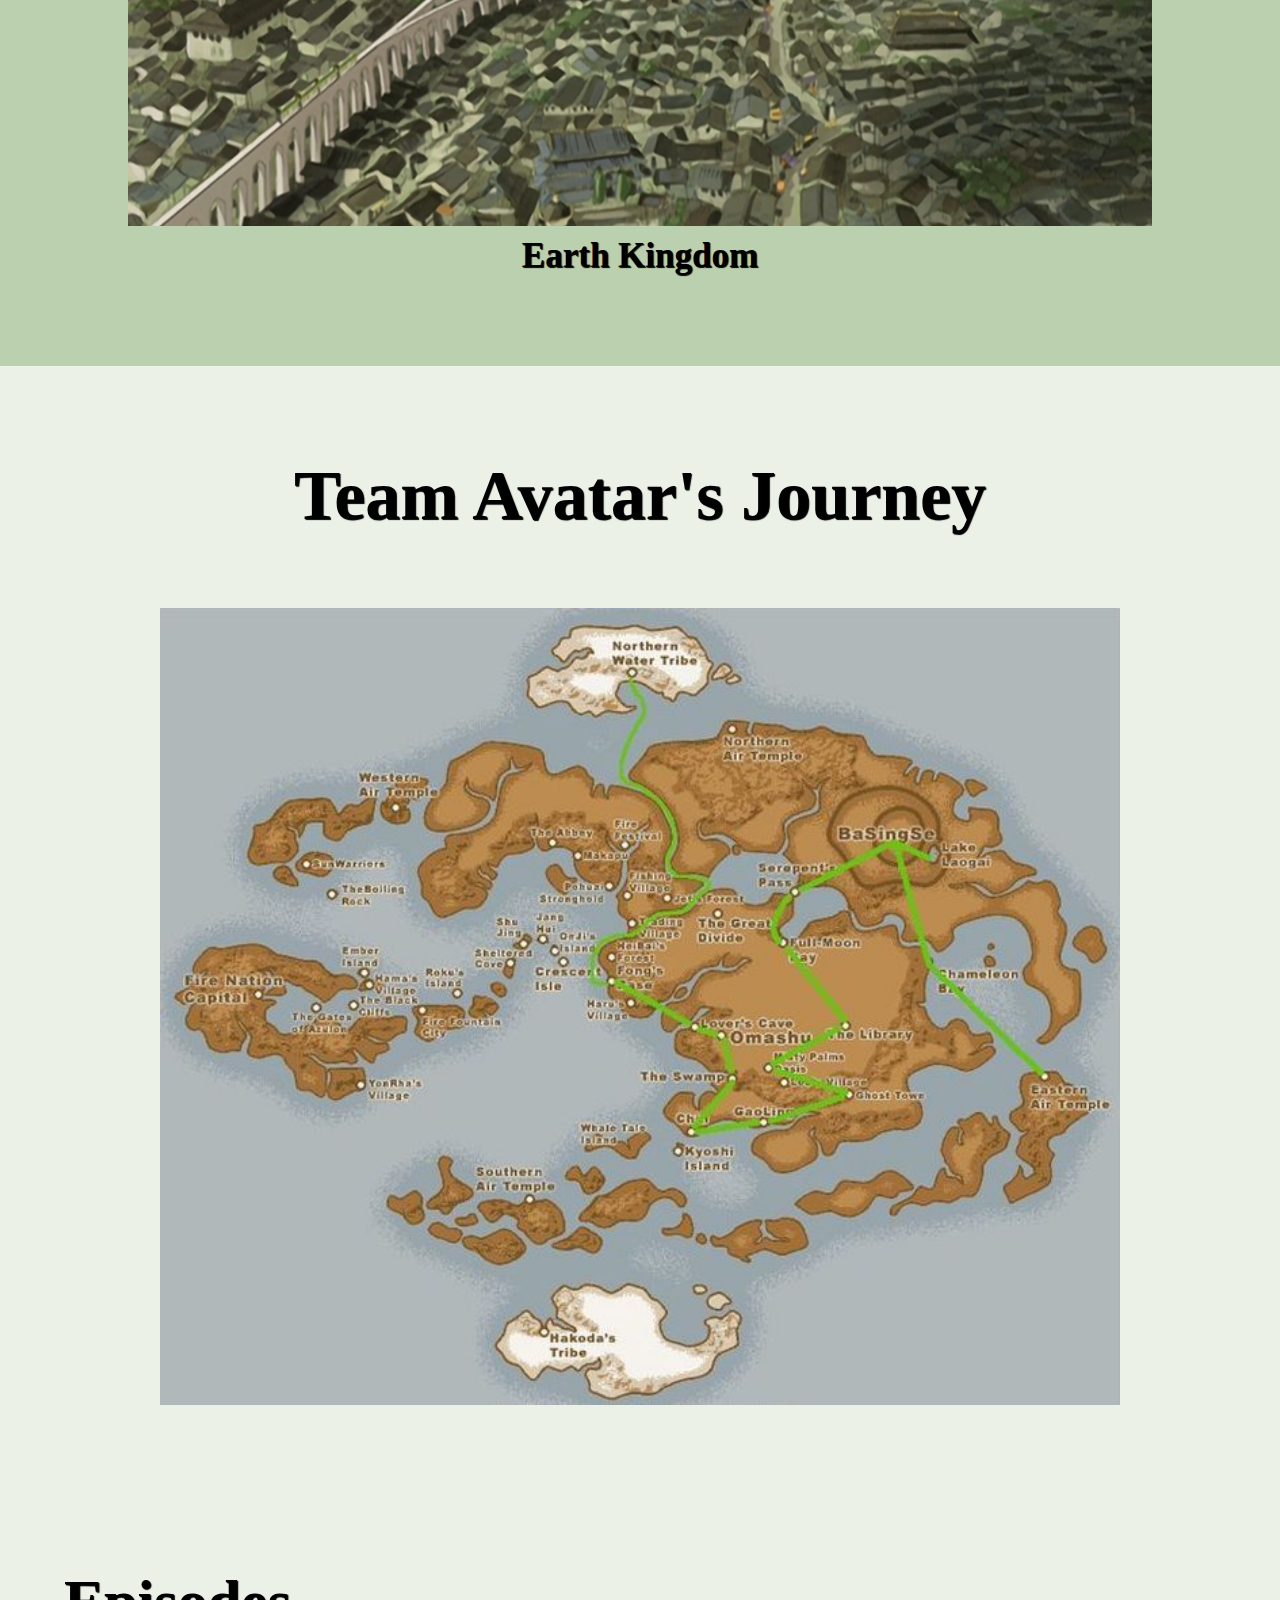
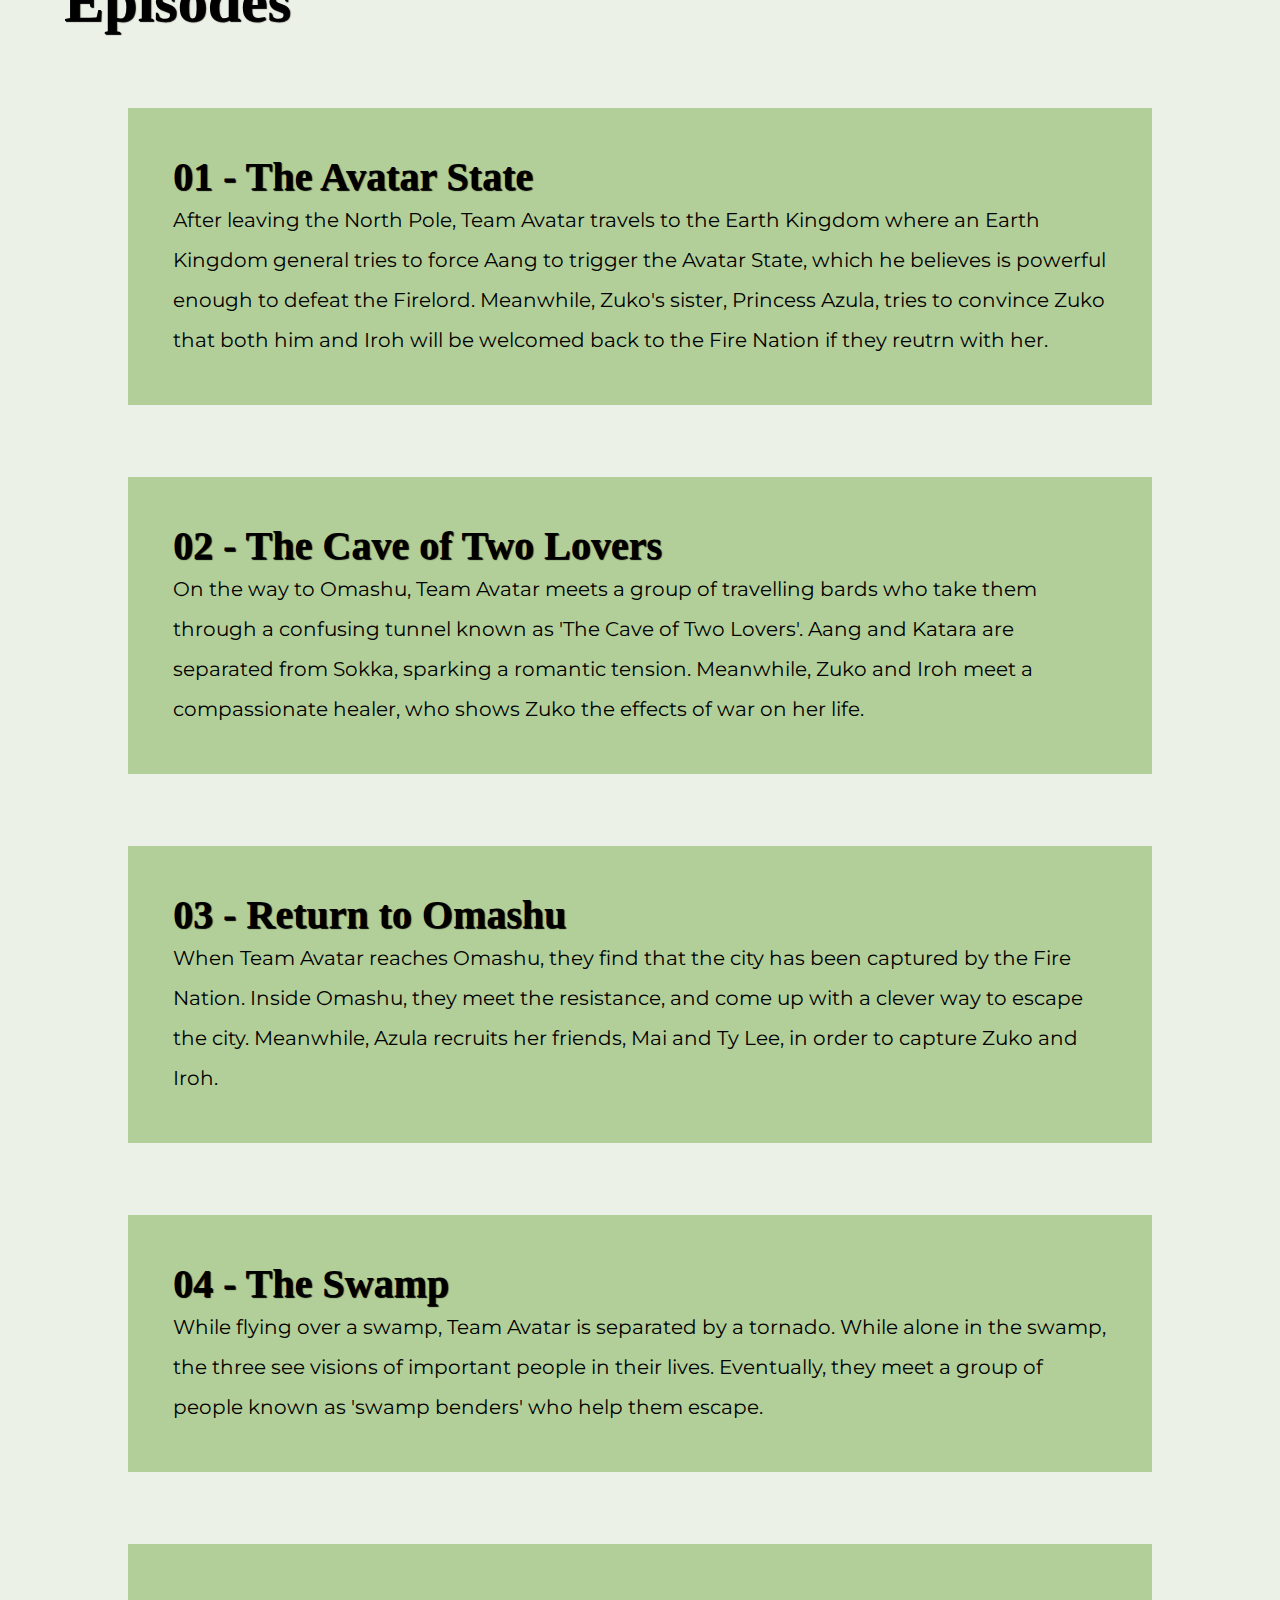
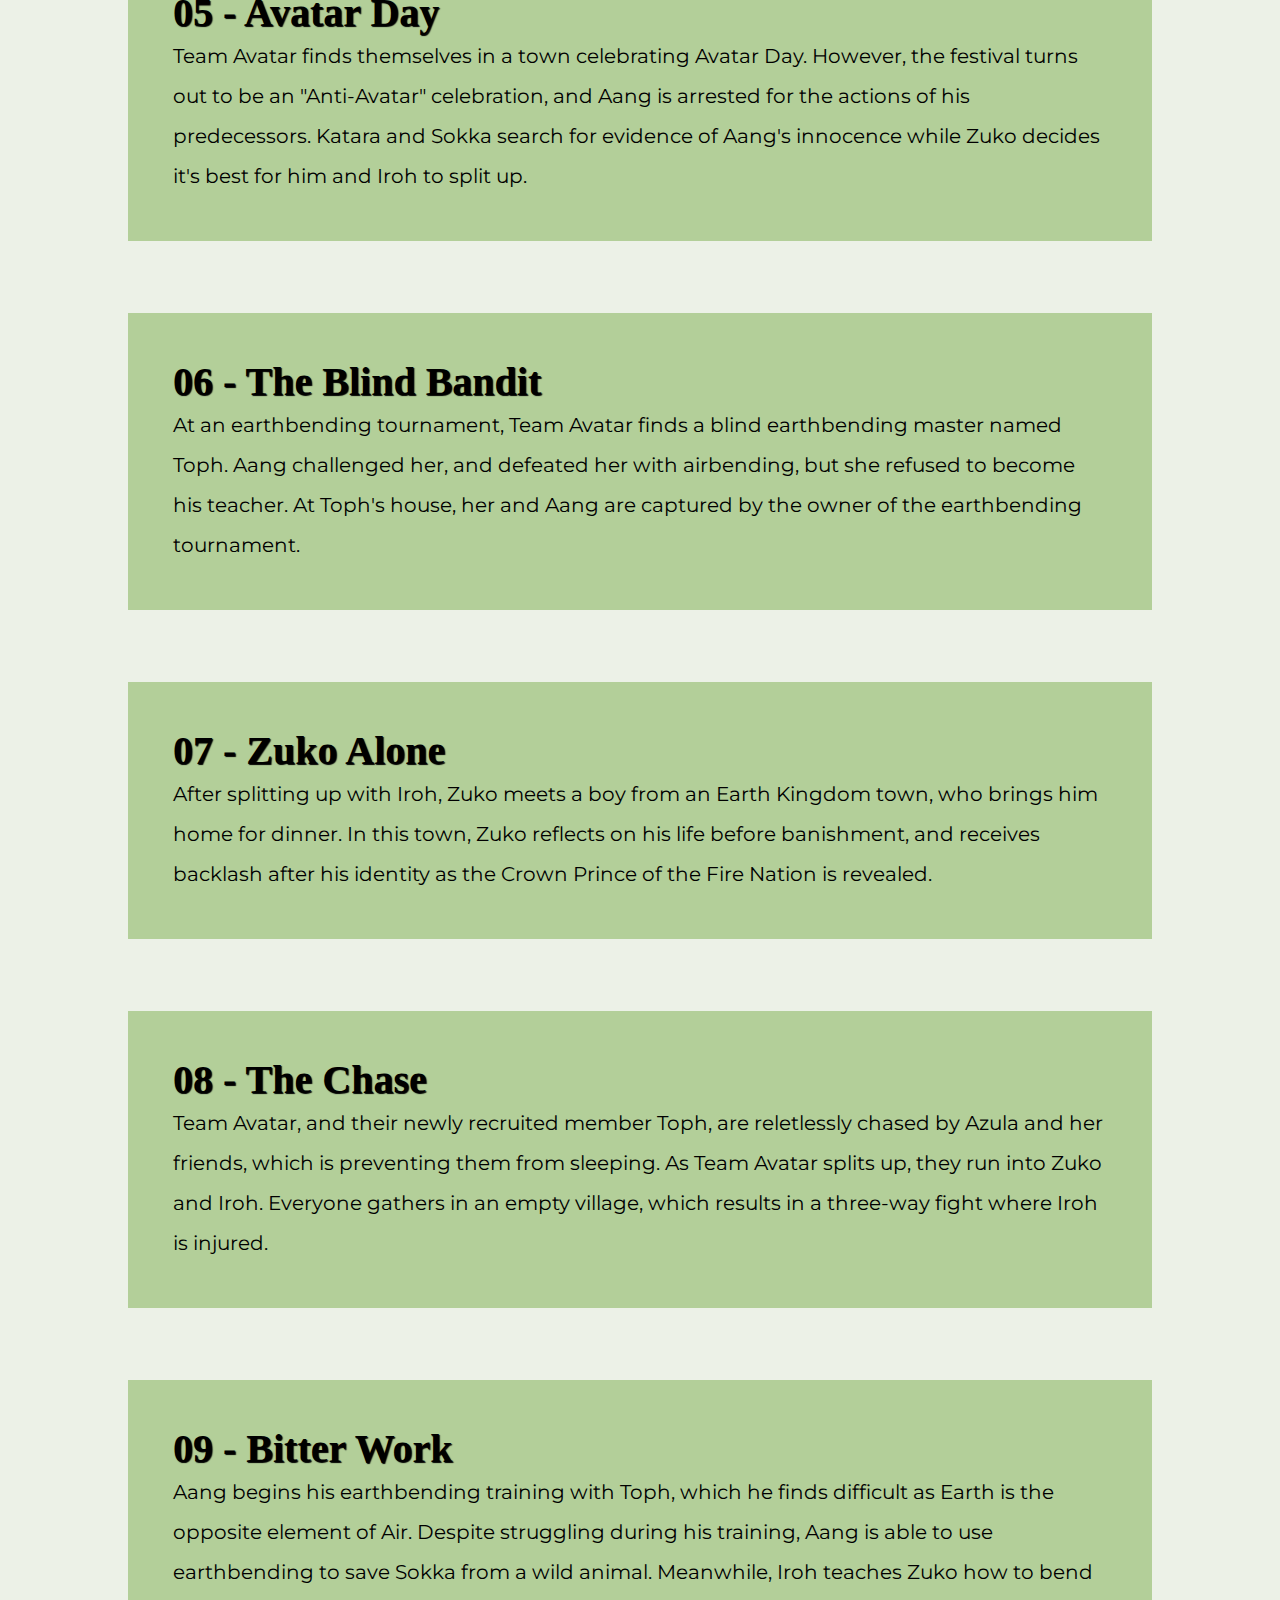
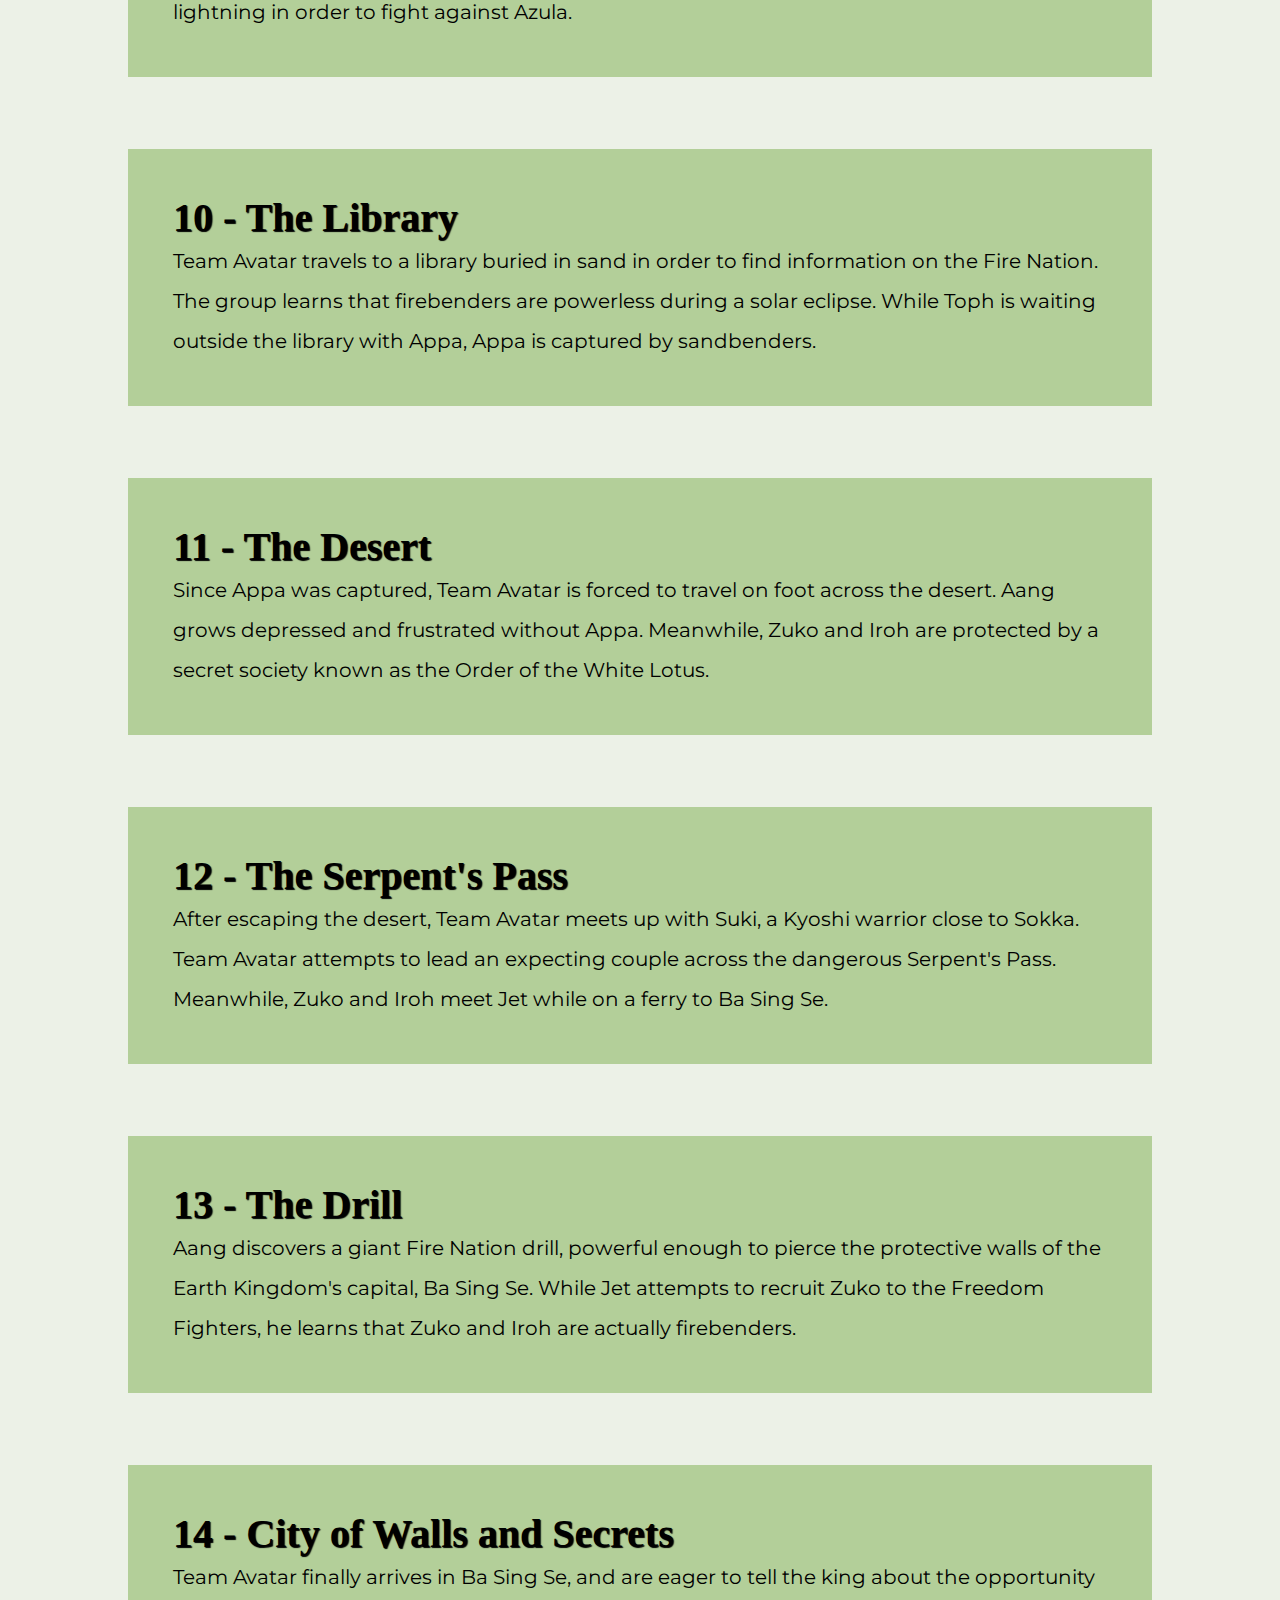
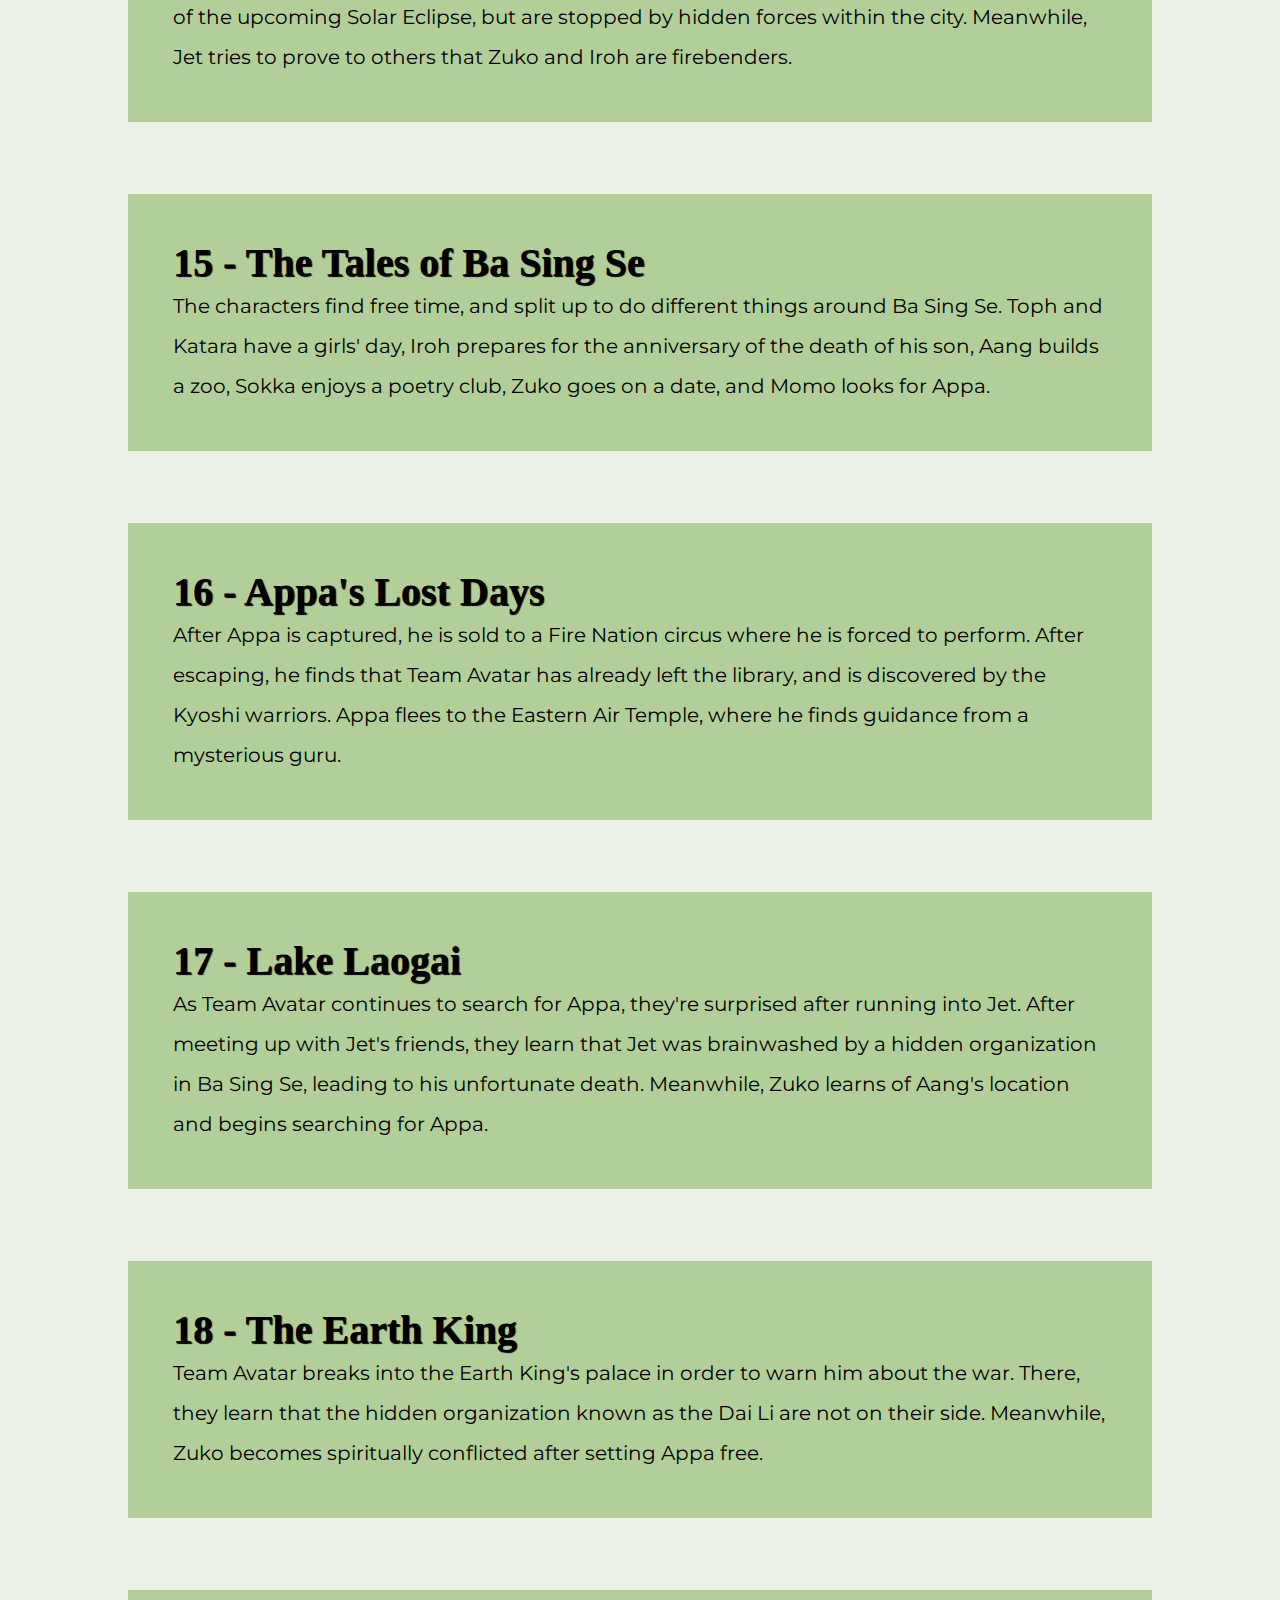
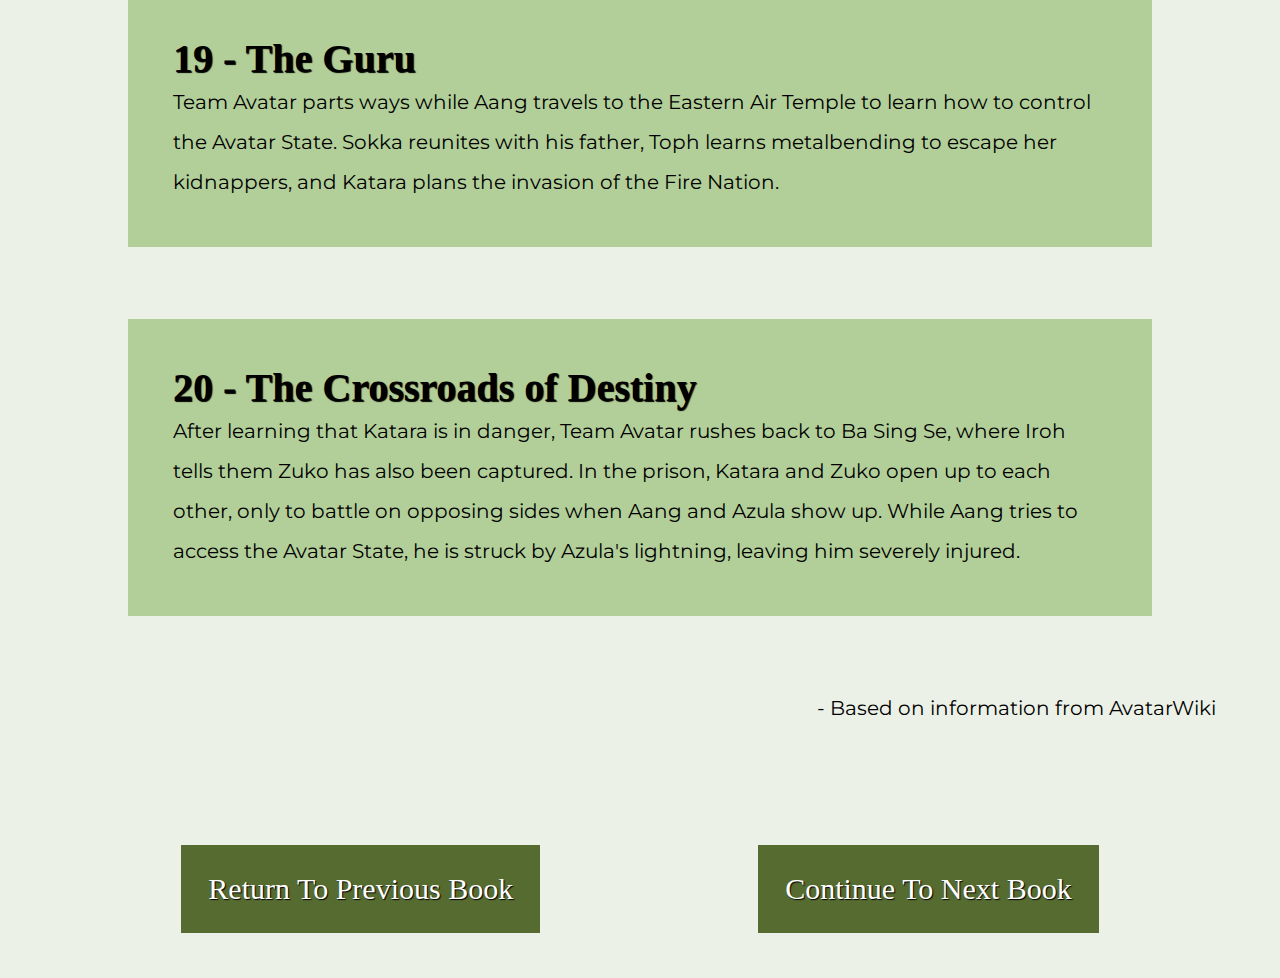
<file: book2.html>
<!DOCTYPE html>
<html>
<head>
	<meta charset="utf-8">
	<meta name="viewport" content="width=device-width, initial-scale=1">
	<link rel="stylesheet" type="text/css" href="style.css">
	<title>Book 2: Earth</title>
</head>
<body id="book2">

	<div class="top">
		<h1>Book 2: Earth</h1>
	</div>

	<div class="menu">
	<a href="index.html">Home</a>
	<a href="book1.html">Book 1</a>
	<a href="book2.html">Book 2</a>
	<a href="book3.html">Book 3</a>
	<a href="continue.html">The Story Continued</a>

	
</div>

<div class="mainContainer">
<div class="description">
	<p>In the second season of Avatar: the Last Airbender, Aang, Katara, and Zuko recruit a blind earth-bending protegy named Toph to join Team Avatar, and teach Aang earth bending. Meanwhile, Zuko and Iroh become refugees in the Earth Kingdom. While being pursued by Azula, the crown princess of the Fire Nation, both groups meet in the capital of the Earth Kingdom, where Aang is severely injured.</p>
</div>

	<div class="img2">
		<img src="eKing.jpg">
		<h4>Earth Kingdom</h4>
	</div>


<div class="episodeContainer">
<h3>Team Avatar's Journey</h3>
<img src="earthMap.jpg">
<div class="left">
<h5 id="left">Episodes</h5>
</div>
<div class="episodes">
	<h2>01 - The Avatar State</h2>
	<p>After leaving the North Pole, Team Avatar travels to the Earth Kingdom where an Earth Kingdom general tries to force Aang to trigger the Avatar State, which he believes is powerful enough to defeat the Firelord. Meanwhile, Zuko's sister, Princess Azula, tries to convince Zuko that both him and Iroh will be welcomed back to the Fire Nation if they reutrn with her.</p>
</div>
<div class="episodes">
	<h2>02 - The Cave of Two Lovers</h2>
	<p>On the way to Omashu, Team Avatar meets a group of travelling bards who take them through a confusing tunnel known as 'The Cave of Two Lovers'. Aang and Katara are separated from Sokka, sparking a romantic tension. Meanwhile, Zuko and Iroh meet a compassionate healer, who shows Zuko the effects of war on her life.</p>
</div>
<div class="episodes">
	<h2>03 - Return to Omashu</h2>
	<p>When Team Avatar reaches Omashu, they find that the city has been captured by the Fire Nation. Inside Omashu, they meet the resistance, and come up with a clever way to escape the city. Meanwhile, Azula recruits her friends, Mai and Ty Lee, in order to capture Zuko and Iroh.</p>
</div>
<div class="episodes">
	<h2>04 - The Swamp</h2>
	<p>While flying over a swamp, Team Avatar is separated by a tornado. While alone in the swamp, the three see visions of important people in their lives. Eventually, they meet a group of people known as 'swamp benders' who help them escape.</p>
</div>
<div class="episodes">
	<h2>05 - Avatar Day</h2>
	<p>Team Avatar finds themselves in a town celebrating Avatar Day. However, the festival turns out to be an "Anti-Avatar" celebration, and Aang is arrested for the actions of his predecessors. Katara and Sokka search for evidence of Aang's innocence while Zuko decides it's best for him and Iroh to split up.</p>
</div>
<div class="episodes">
	<h2>06 - The Blind Bandit</h2>
	<p>At an earthbending tournament, Team Avatar finds a blind earthbending master named Toph. Aang challenged her, and defeated her with airbending, but she refused to become his teacher. At Toph's house, her and Aang are captured by the owner of the earthbending tournament.</p>
</div>
<div class="episodes">
	<h2>07 - Zuko Alone</h2>
	<p>After splitting up with Iroh, Zuko meets a boy from an Earth Kingdom town, who brings him home for dinner. In this town, Zuko reflects on his life before banishment, and receives backlash after his identity as the Crown Prince of the Fire Nation is revealed.</p>
</div>
<div class="episodes">
	<h2>08 - The Chase</h2>
	<p>Team Avatar, and their newly recruited member Toph, are reletlessly chased by Azula and her friends, which is preventing them from sleeping. As Team Avatar splits up, they run into Zuko and Iroh. Everyone gathers in an empty village, which results in a three-way fight where Iroh is injured.</p>
</div>
<div class="episodes">
	<h2>09 - Bitter Work</h2>
	<p>Aang begins his earthbending training with Toph, which he finds difficult as Earth is the opposite element of Air. Despite struggling during his training, Aang is able to use earthbending to save Sokka from a wild animal. Meanwhile, Iroh teaches Zuko how to bend lightning in order to fight against Azula.</p>
</div>
<div class="episodes">
	<h2>10 - The Library</h2>
	<p>Team Avatar travels to a library buried in sand in order to find information on the Fire Nation. The group learns that firebenders are powerless during a solar eclipse. While Toph is waiting outside the library with Appa, Appa is captured by sandbenders.</p>
</div>
<div class="episodes">
	<h2>11 - The Desert</h2>
	<p>Since Appa was captured, Team Avatar is forced to travel on foot across the desert. Aang grows depressed and frustrated without Appa. Meanwhile, Zuko and Iroh are protected by a secret society known as the Order of the White Lotus.</p>
</div>
<div class="episodes">
	<h2>12 - The Serpent's Pass</h2>
	<p>After escaping the desert, Team Avatar meets up with Suki, a Kyoshi warrior close to Sokka. Team Avatar attempts to lead an expecting couple across the dangerous Serpent's Pass. Meanwhile, Zuko and Iroh meet Jet while on a ferry to Ba Sing Se.</p>
</div>
<div class="episodes">
	<h2>13 - The Drill </h2>
	<p>Aang discovers a giant Fire Nation drill, powerful enough to pierce the protective walls of the Earth Kingdom's capital, Ba Sing Se. While Jet attempts to recruit Zuko to the Freedom Fighters, he learns that Zuko and Iroh are actually firebenders.</p>
</div>
<div class="episodes">
	<h2>14 - City of Walls and Secrets</h2>
	<p>Team Avatar finally arrives in Ba Sing Se, and are eager to tell the king about the opportunity of the upcoming Solar Eclipse, but are stopped by hidden forces within the city. Meanwhile, Jet tries to prove to others that Zuko and Iroh are firebenders.</p>
</div>
<div class="episodes">
	<h2>15 - The Tales of Ba Sing Se</h2>
	<p>The characters find free time, and split up to do different things around Ba Sing Se. Toph and Katara have a girls' day, Iroh prepares for the anniversary of the death of his son, Aang builds a zoo, Sokka enjoys a poetry club, Zuko goes on a date, and Momo looks for Appa.</p>
</div>
<div class="episodes">
	<h2>16 - Appa's Lost Days</h2>
	<p>After Appa is captured, he is sold to a Fire Nation circus where he is forced to perform. After escaping, he finds that Team Avatar has already left the library, and is discovered by the Kyoshi warriors. Appa flees to the Eastern Air Temple, where he finds guidance from a mysterious guru.</p>
</div>
<div class="episodes">
	<h2>17 - Lake Laogai</h2>
	<p>As Team Avatar continues to search for Appa, they're surprised after running into Jet. After meeting up with Jet's friends, they learn that Jet was brainwashed by a hidden organization in Ba Sing Se, leading to his unfortunate death. Meanwhile, Zuko learns of Aang's location and begins searching for Appa.</p>
</div>
<div class="episodes">
	<h2>18 - The Earth King</h2>
	<p>Team Avatar breaks into the Earth King's palace in order to warn him about the war. There, they learn that the hidden organization known as the Dai Li are not on their side. Meanwhile, Zuko becomes spiritually conflicted after setting Appa free.</p>
</div>
<div class="episodes">
	<h2>19 - The Guru</h2>
	<p>Team Avatar parts ways while Aang travels to the Eastern Air Temple to learn how to control the Avatar State. Sokka reunites with his father, Toph learns metalbending to escape her kidnappers, and Katara plans the invasion of the Fire Nation.</p>
</div>
<div class="episodes">
	<h2>20 - The Crossroads of Destiny</h2>
	<p>After learning that Katara is in danger, Team Avatar rushes back to Ba Sing Se, where Iroh tells them Zuko has also been captured. In the prison, Katara and Zuko open up to each other, only to battle on opposing sides when Aang and Azula show up. While Aang tries to access the Avatar State, he is struck by Azula's lightning, leaving him severely injured.</p>
</div>
<div class="right"><p>- Based on information from AvatarWiki</p></div>

		
<div class="buttonContainer">
<a href="book1.html">
<div class="button">Return To Previous Book</div>
</a>
<a href="book3.html">
<div class="button">Continue To Next Book</div>
</a>
</div>

</div>
</div>
</div>

</body>
</html>
</file>
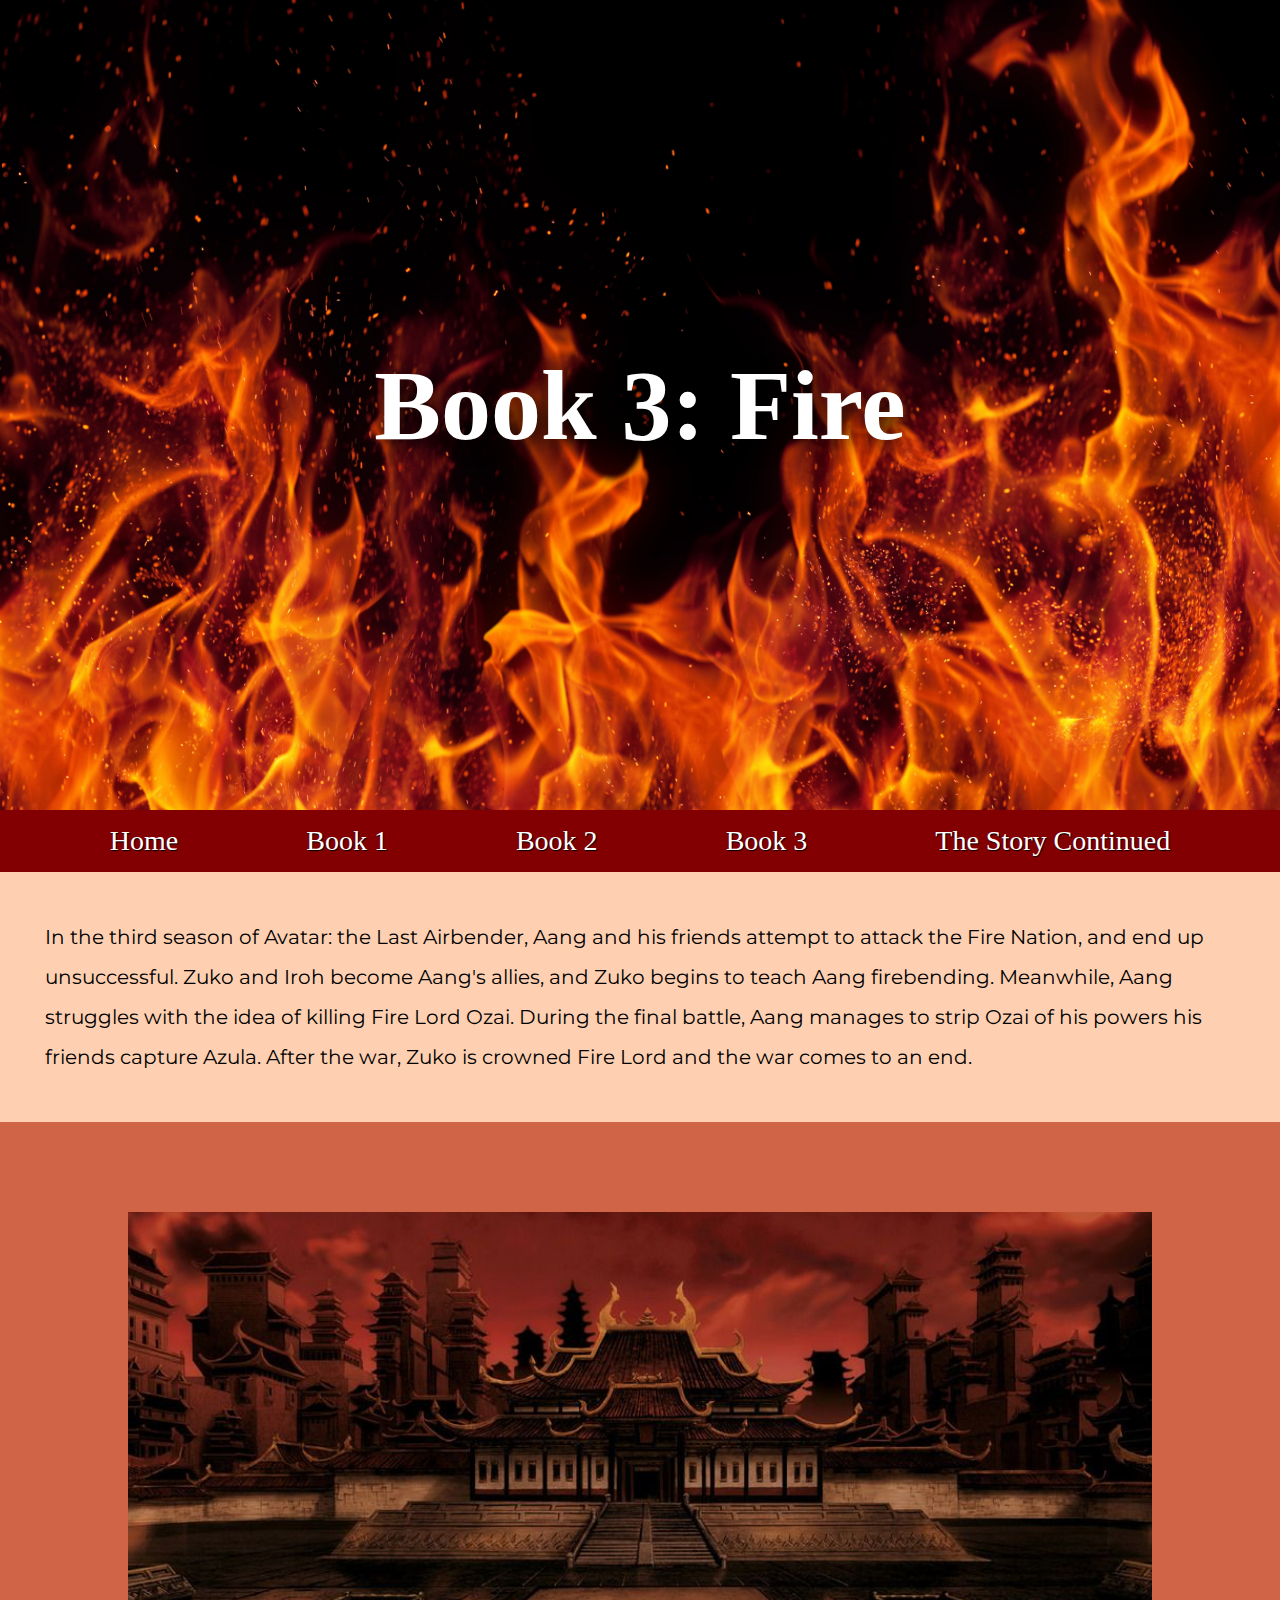
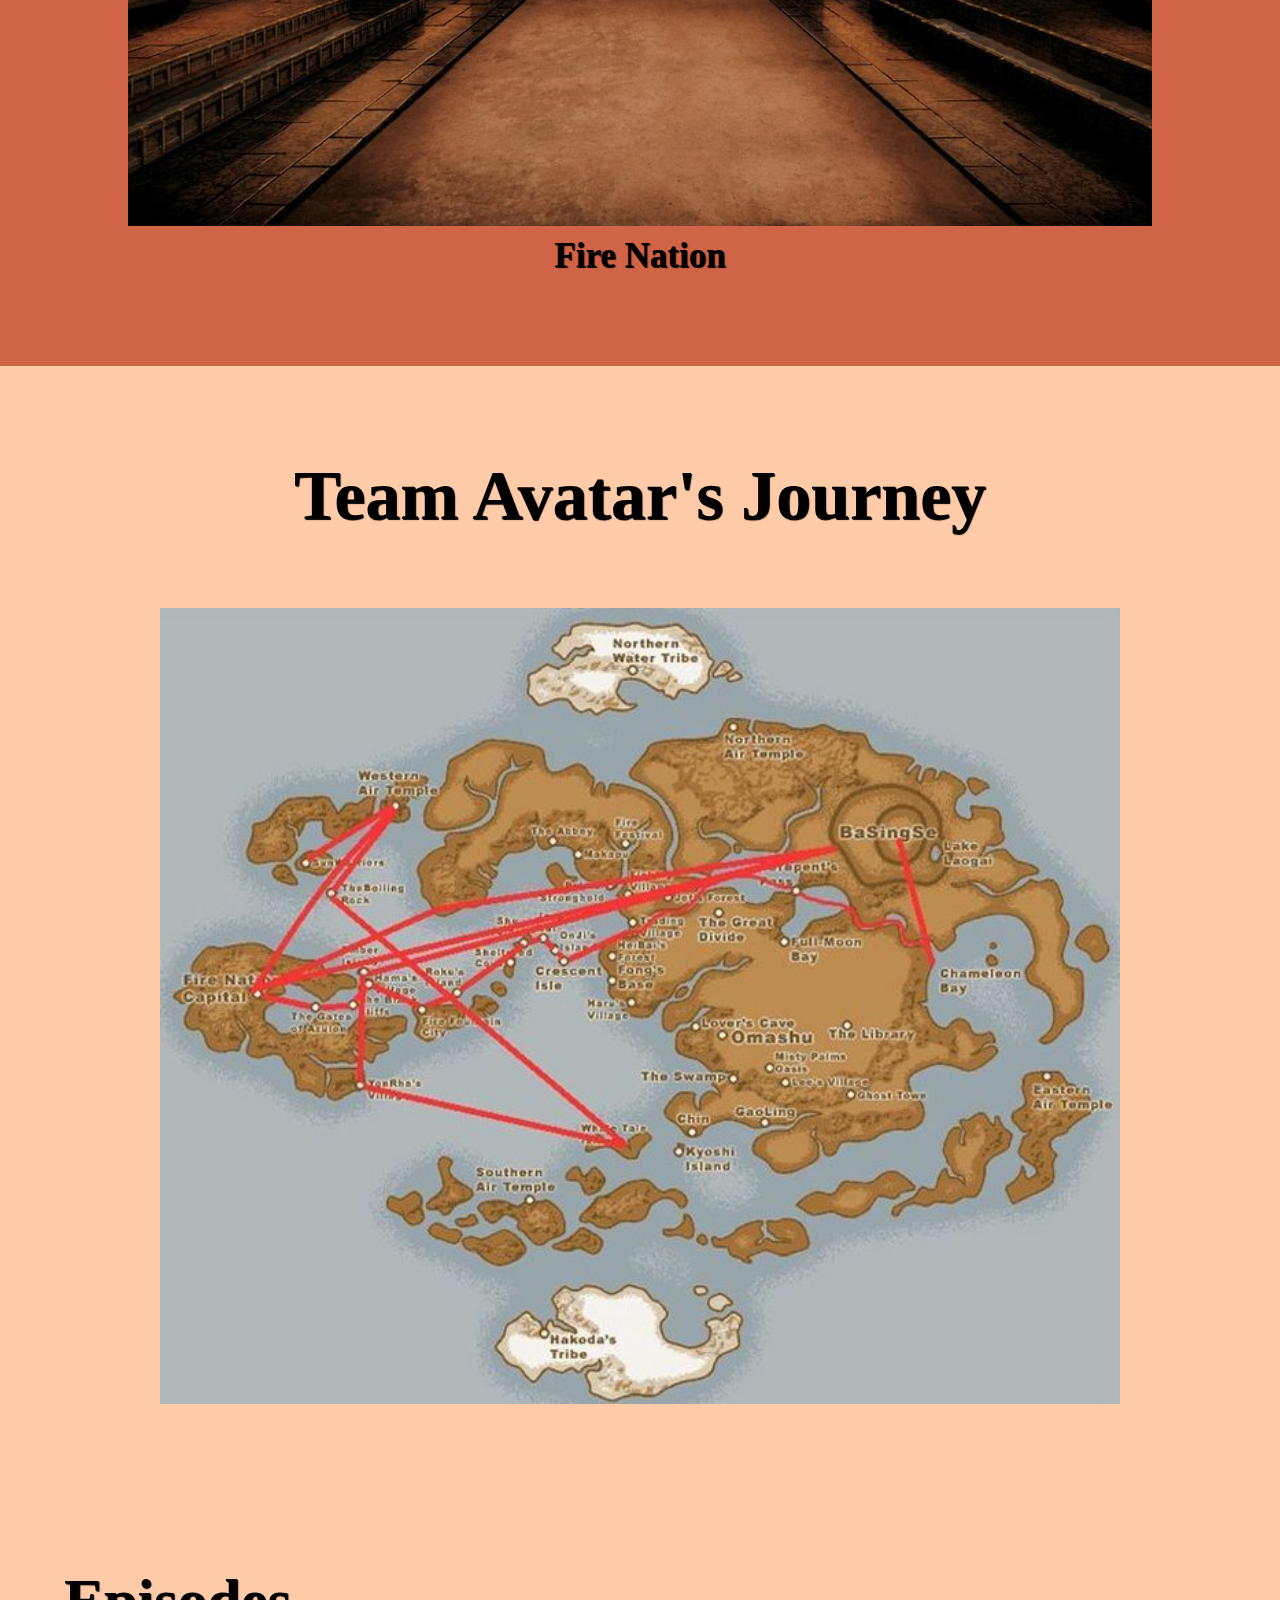
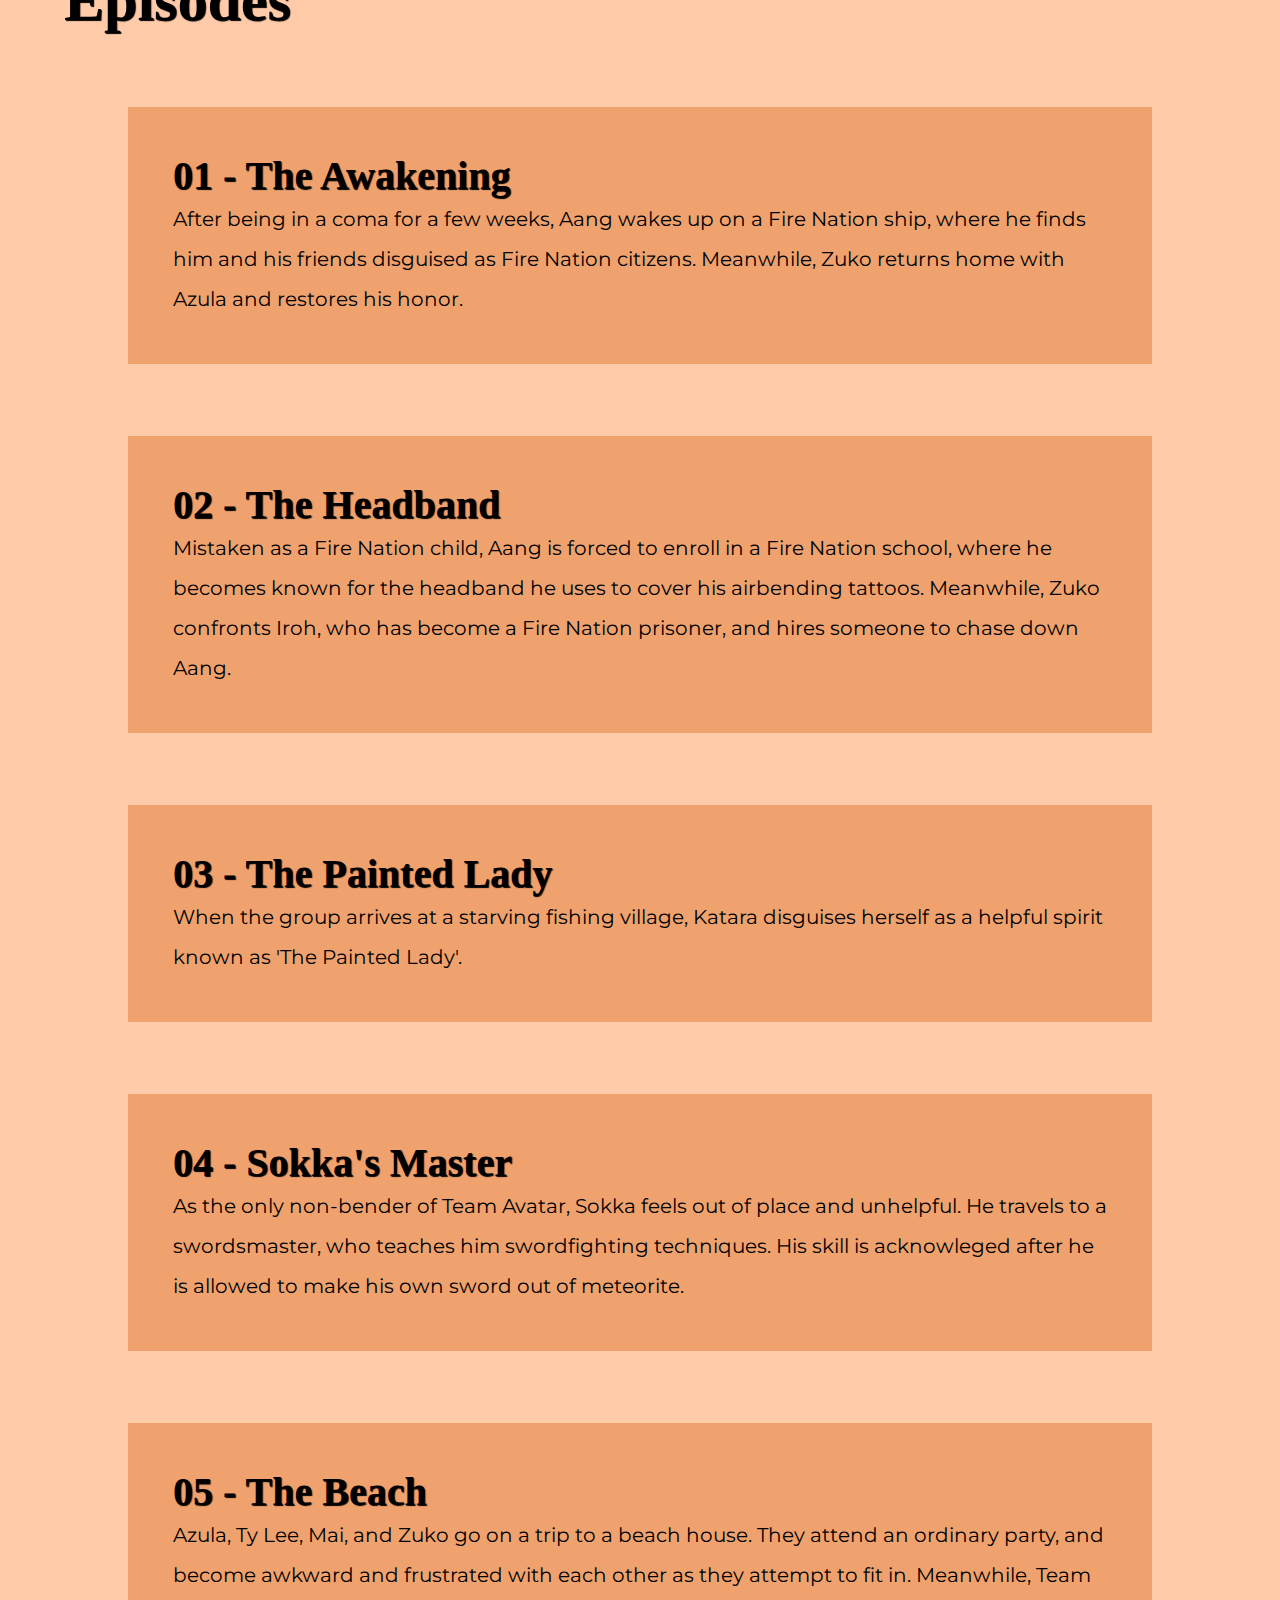
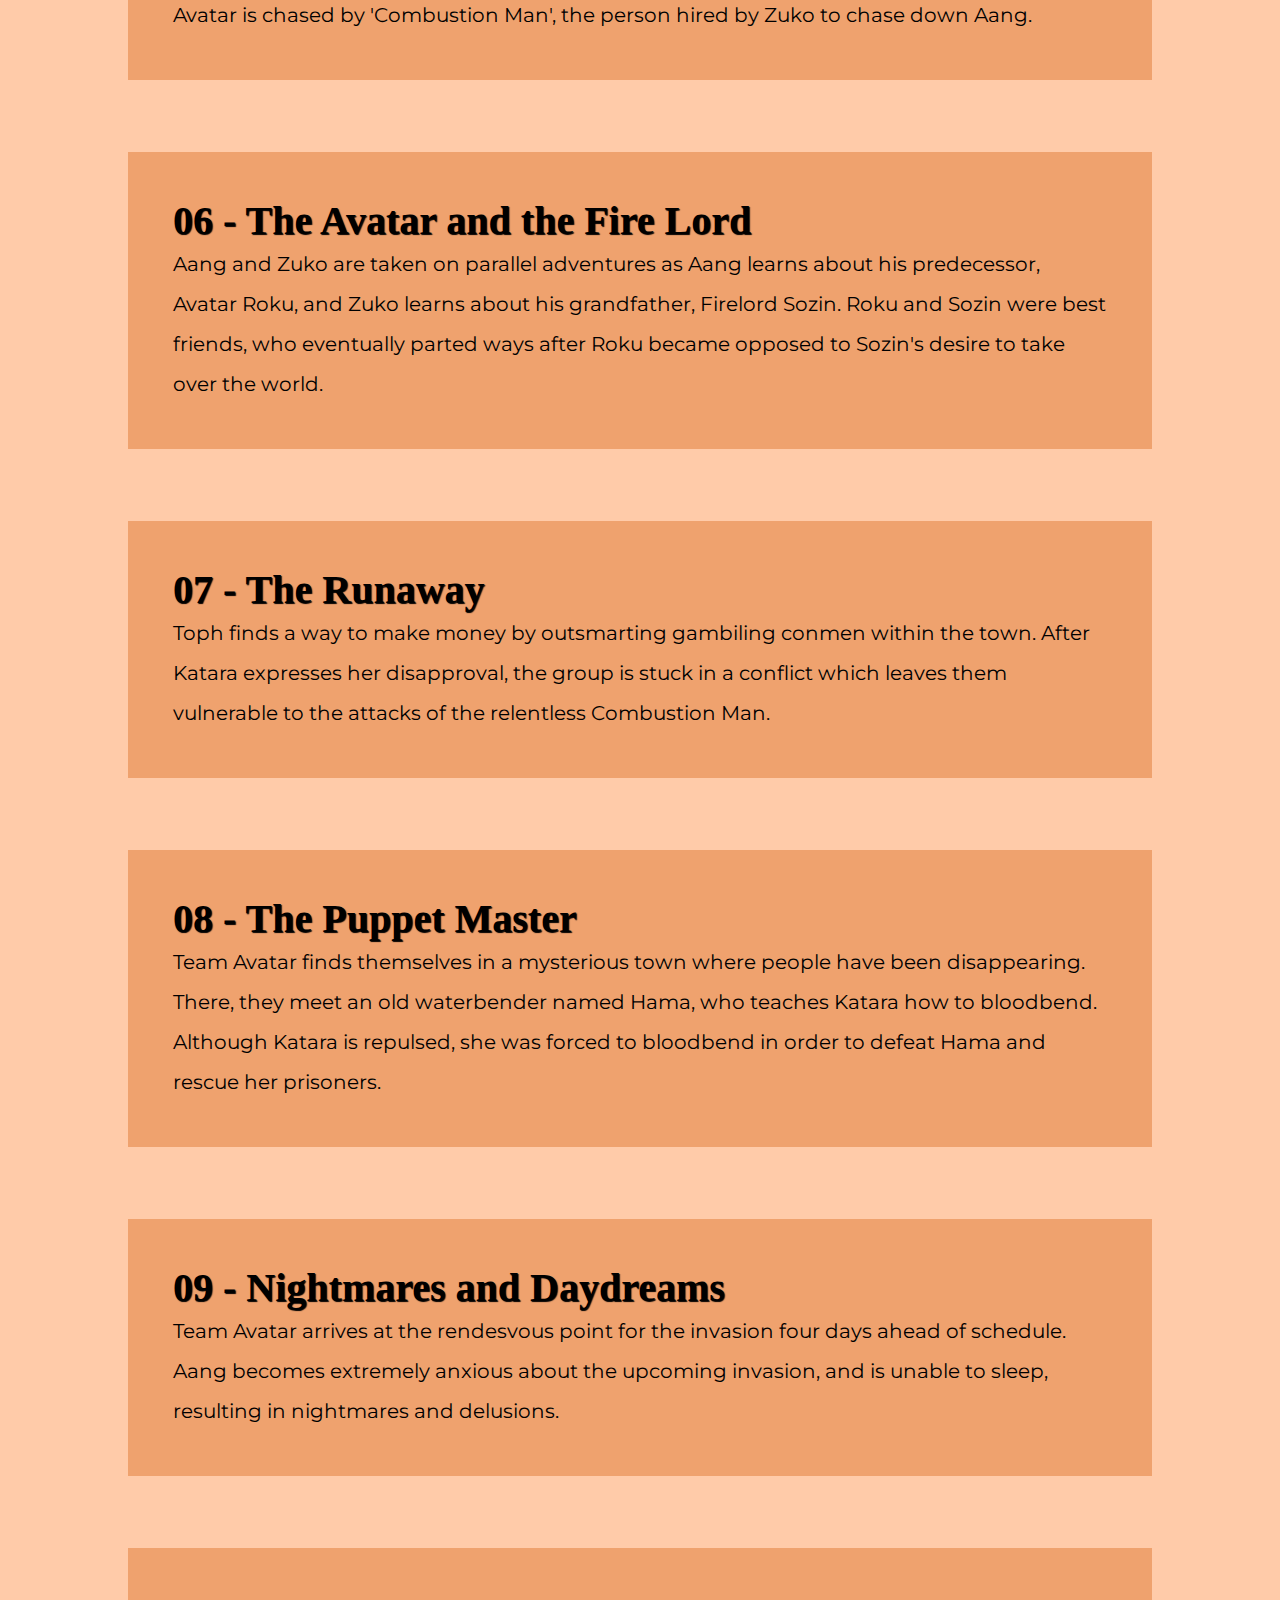
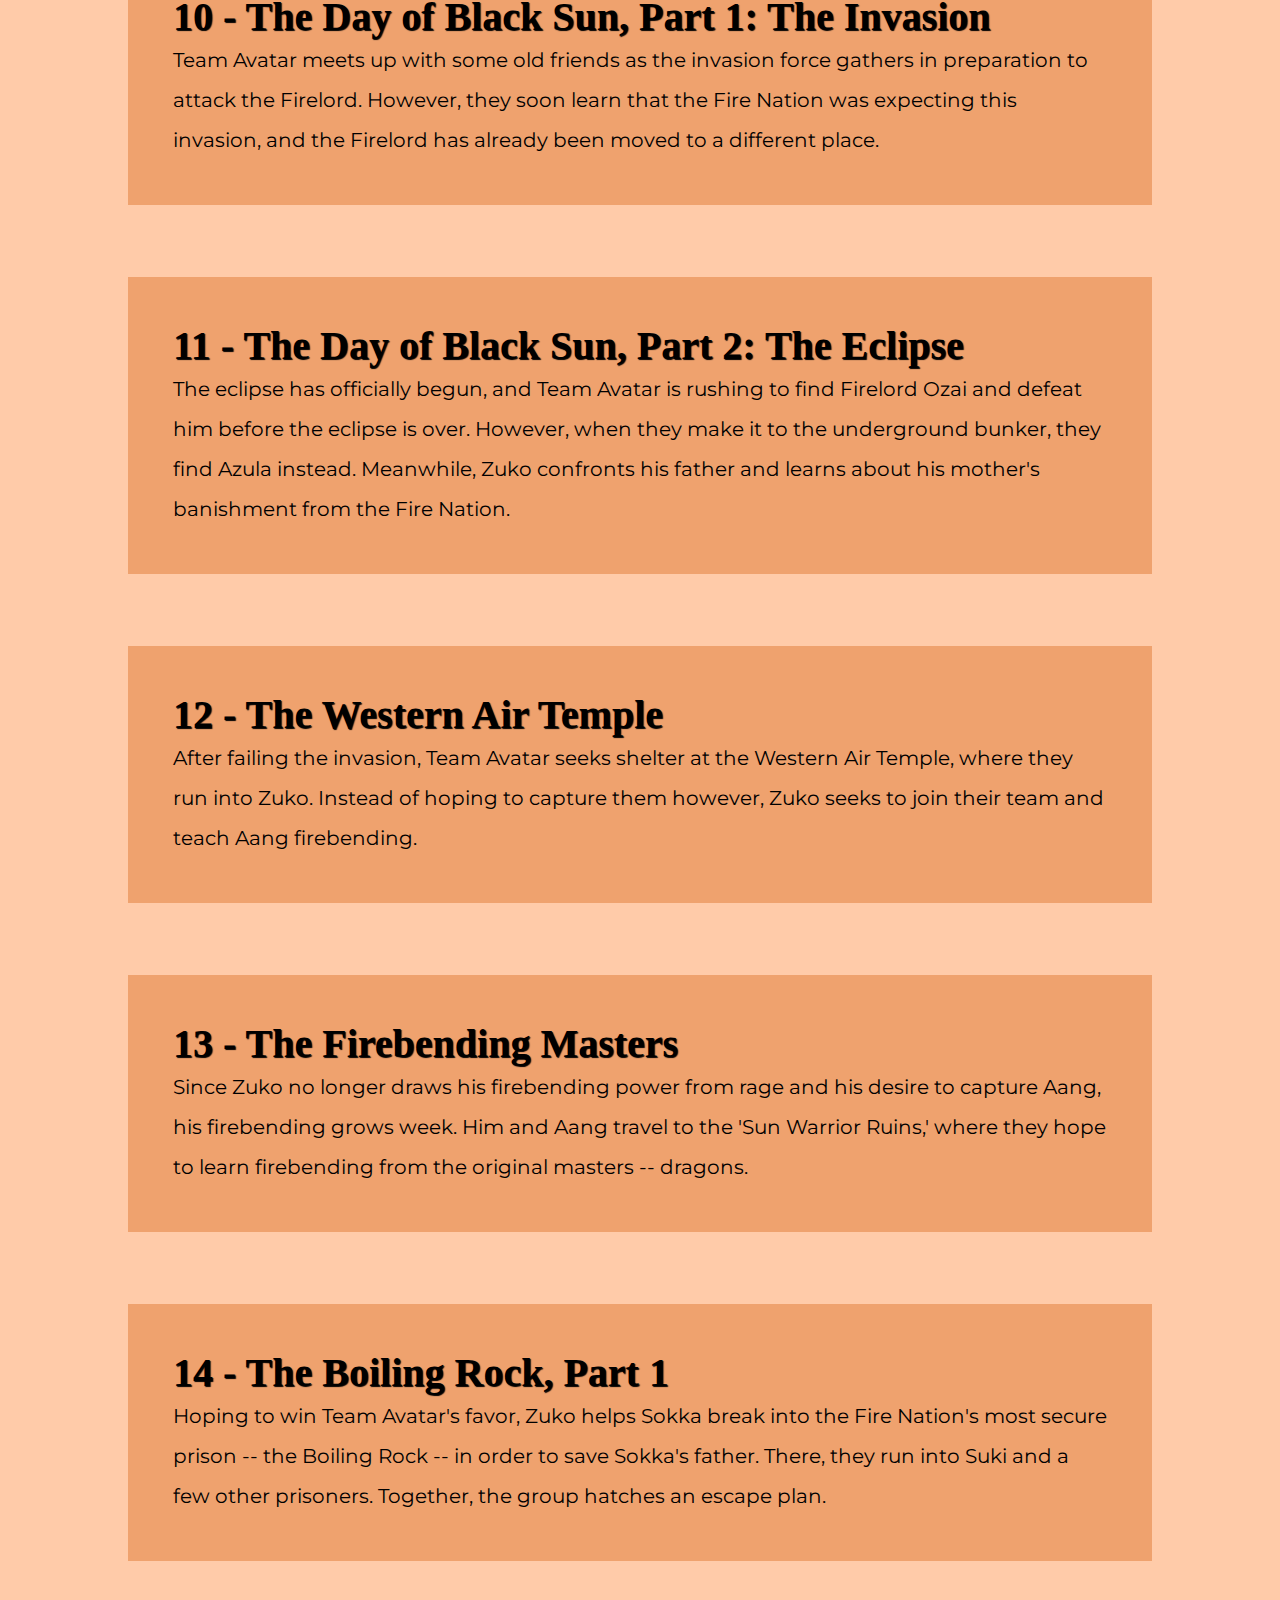
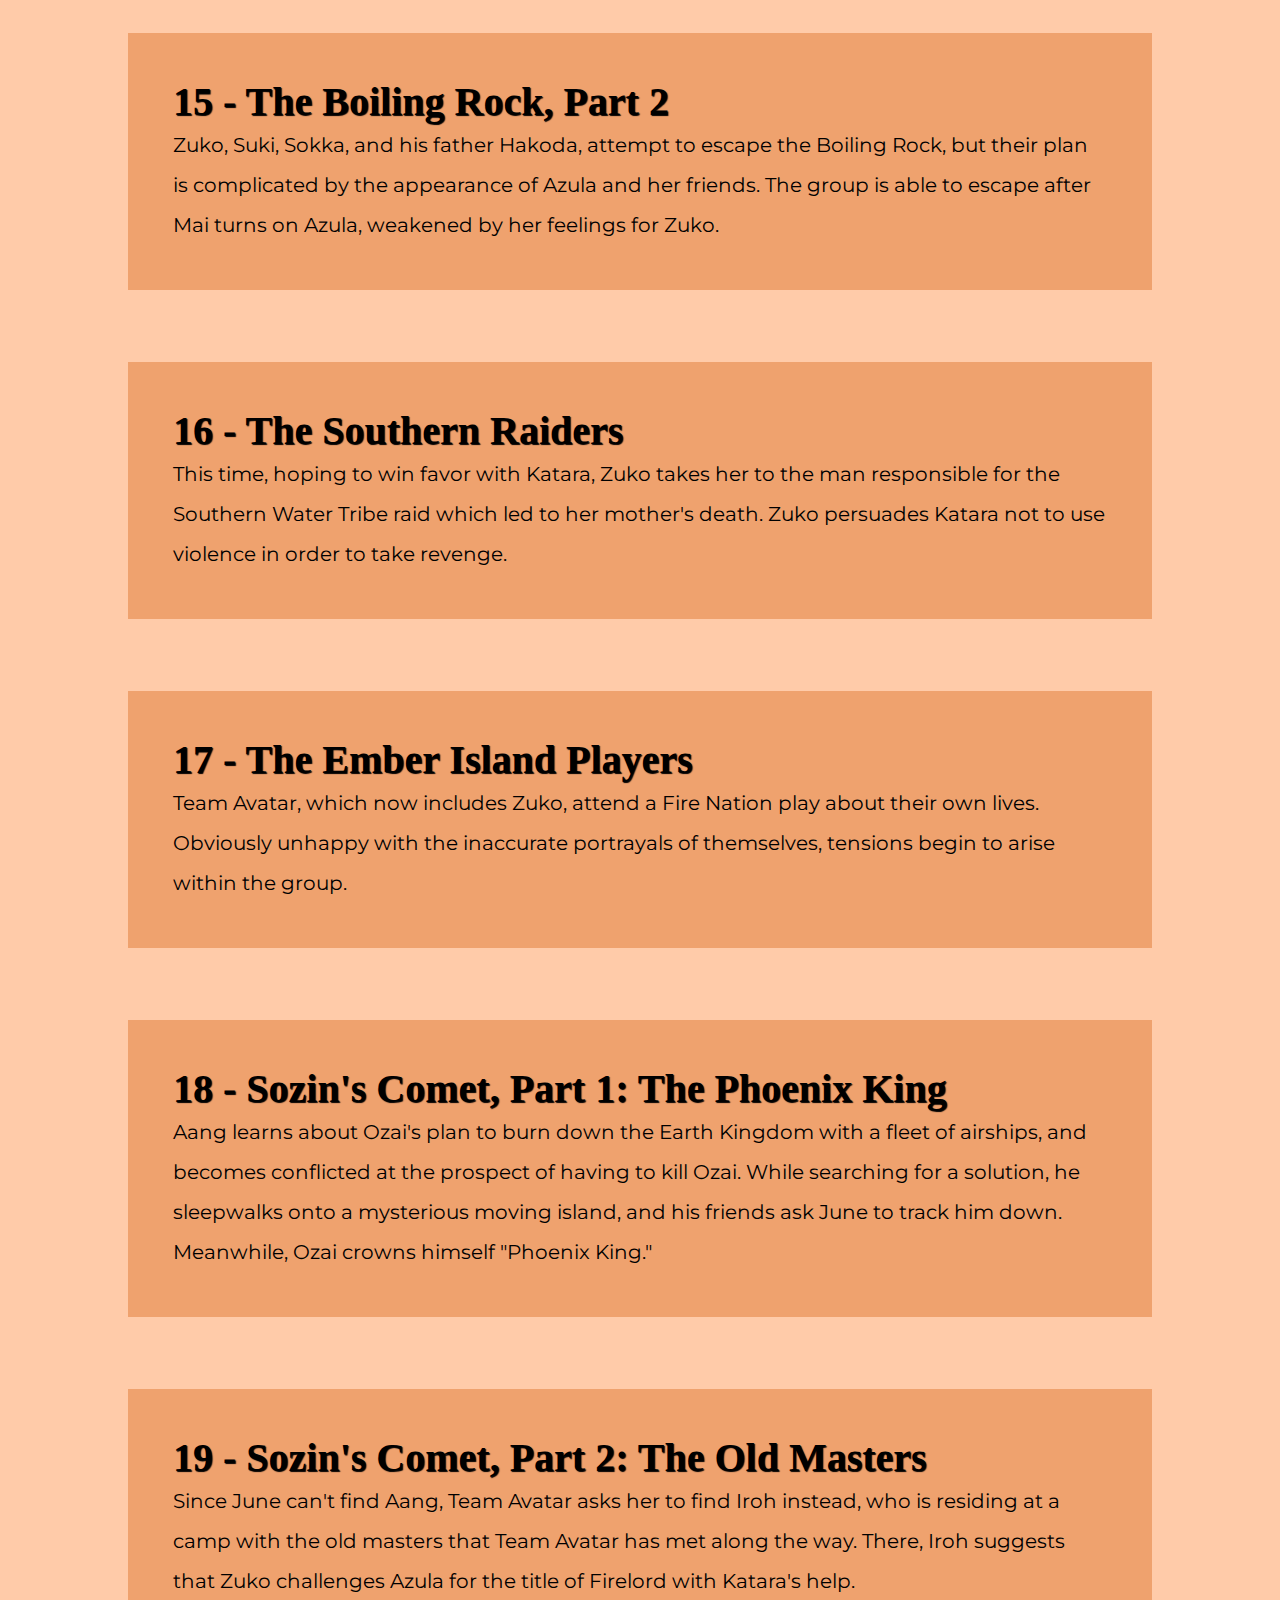
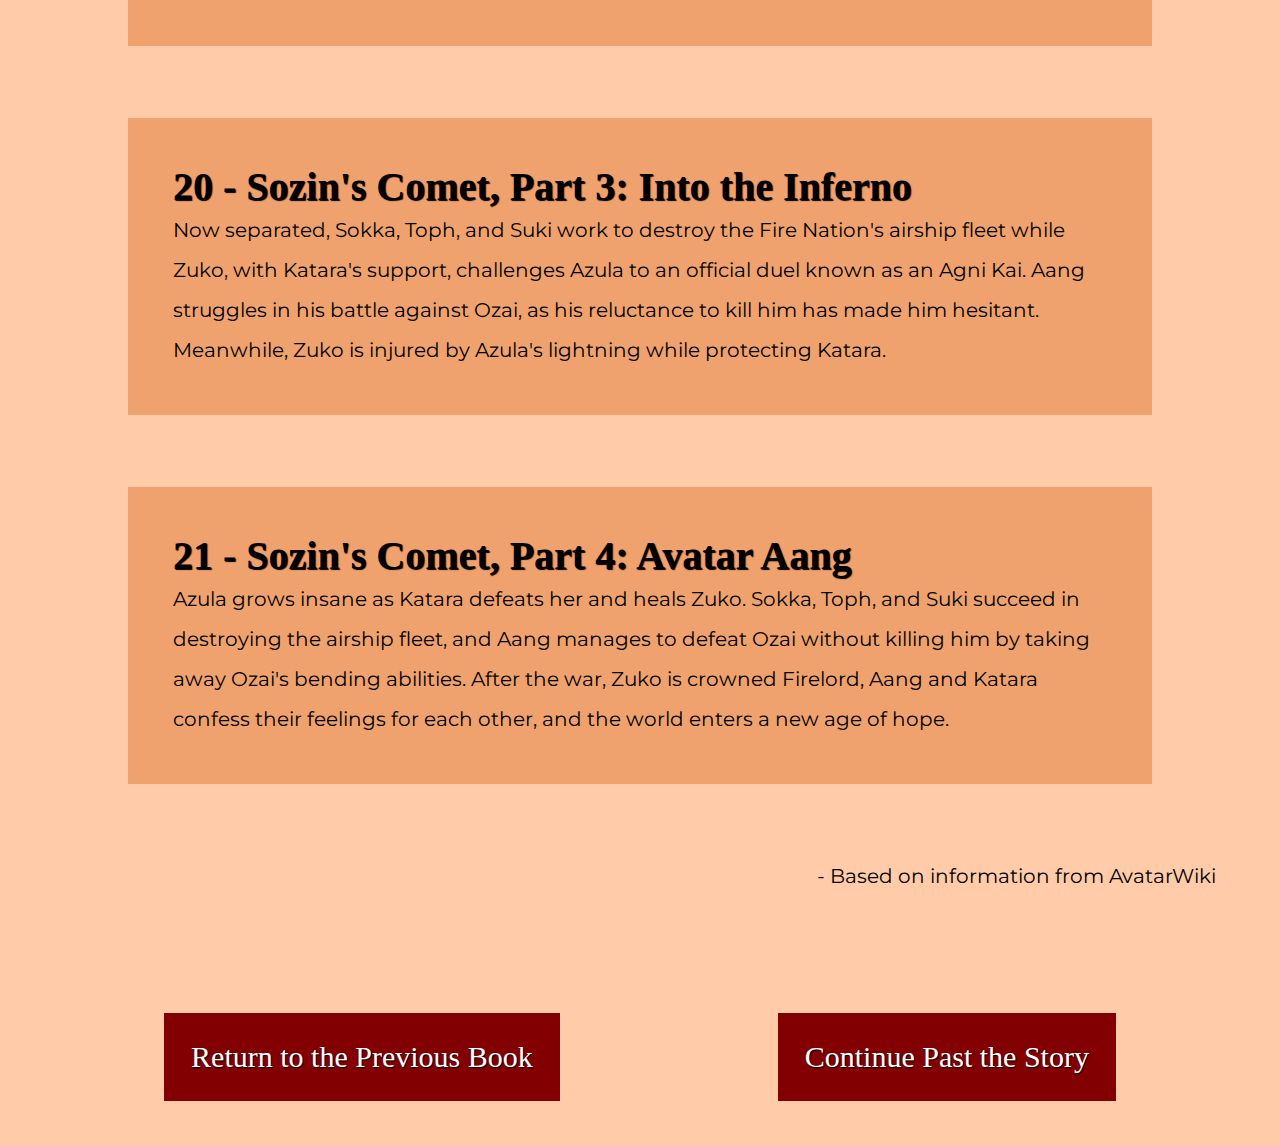
<file: book3.html>
<!DOCTYPE html>
<html>
<head>
	<meta charset="utf-8">
	<meta name="viewport" content="width=device-width, initial-scale=1">
	<link rel="stylesheet" type="text/css" href="style.css">
	<title>Book 3: Fire</title>
</head>
<body id="book3">

	<div class="top">
		<h1>Book 3: Fire</h1>
	</div>

	<div class="menu">
		<a href="index.html">Home</a>
	<a href="book1.html">Book 1</a>
	<a href="book2.html">Book 2</a>
	<a href="book3.html">Book 3</a>
	<a href="continue.html">The Story Continued</a>
</div>

<div class="mainContainer">
<div class="description">
	<p>In the third season of Avatar: the Last Airbender, Aang and his friends  attempt to attack the Fire Nation, and end up unsuccessful. Zuko and Iroh become Aang's allies, and Zuko begins to teach Aang firebending. Meanwhile, Aang struggles with the idea of killing Fire Lord Ozai. During the final battle, Aang manages to strip Ozai of his powers his friends capture Azula. After the war, Zuko is crowned Fire Lord and the war comes to an end.</p>
</div>

	<div class="img2">
		<img src="fNation.jpg">
		<h4>Fire Nation</h4>
	</div>


<div class="episodeContainer">
<h3>Team Avatar's Journey</h3>
<img src="fireMap.jpg">
<div class="left">
<h5 id="left">Episodes</h5>
</div>
<div class="episodes">
	<h2>01 - The Awakening</h2>
	<p>After being in a coma for a few weeks, Aang wakes up on a Fire Nation ship, where he finds him and his friends disguised as Fire Nation citizens. Meanwhile, Zuko returns home with Azula and restores his honor.</p>
</div>
<div class="episodes">
	<h2>02 - The Headband</h2>
	<p>Mistaken as a Fire Nation child, Aang is forced to enroll in a Fire Nation school, where he becomes known for the headband he uses to cover his airbending tattoos. Meanwhile, Zuko confronts Iroh, who has become a Fire Nation prisoner, and hires someone to chase down Aang.</p>
</div>
<div class="episodes">
	<h2>03 - The Painted Lady</h2>
	<p>When the group arrives at a starving fishing village, Katara disguises herself as a helpful spirit known as 'The Painted Lady'.</p>
</div>
<div class="episodes">
	<h2>04 - Sokka's Master</h2>
	<p>As the only non-bender of Team Avatar, Sokka feels out of place and unhelpful. He travels to a swordsmaster, who teaches him swordfighting techniques. His skill is acknowleged after he is allowed to make his own sword out of meteorite.</p>
</div>
<div class="episodes">
	<h2>05 - The Beach</h2>
	<p>Azula, Ty Lee, Mai, and Zuko go on a trip to a beach house. They attend an ordinary party, and become awkward and frustrated with each other as they attempt to fit in. Meanwhile, Team Avatar is chased by 'Combustion Man', the person hired by Zuko to chase down Aang.</p>
</div>
<div class="episodes">
	<h2>06 - The Avatar and the Fire Lord</h2>
	<p>Aang and Zuko are taken on parallel adventures as Aang learns about his predecessor, Avatar Roku, and Zuko learns about his grandfather, Firelord Sozin. Roku and Sozin were best friends, who eventually parted ways after Roku became opposed to Sozin's desire to take over the world.</p>
</div>
<div class="episodes">
	<h2>07 - The Runaway</h2>
	<p>Toph finds a way to make money by outsmarting gambiling conmen within the town. After Katara expresses her disapproval, the group is stuck in a conflict which leaves them vulnerable to the attacks of the relentless Combustion Man.</p>
</div>
<div class="episodes">
	<h2>08 - The Puppet Master</h2>
	<p>Team Avatar finds themselves in a mysterious town where people have been disappearing. There, they meet an old waterbender named Hama, who teaches Katara how to bloodbend. Although Katara is repulsed, she was forced to bloodbend in order to defeat Hama and rescue her prisoners.</p>
</div>
<div class="episodes">
	<h2>09 - Nightmares and Daydreams</h2>
	<p>Team Avatar arrives at the rendesvous point for the invasion four days ahead of schedule. Aang becomes extremely anxious about the upcoming invasion, and is unable to sleep, resulting in nightmares and delusions.</p>
</div>
<div class="episodes">
	<h2>10 - The Day of Black Sun, Part 1: The Invasion</h2>
	<p>Team Avatar meets up with some old friends as the invasion force gathers in preparation to attack the Firelord. However, they soon learn that the Fire Nation was expecting this invasion, and the Firelord has already been moved to a different place.</p>
</div>
<div class="episodes">
	<h2>11 - The Day of Black Sun, Part 2: The Eclipse</h2>
	<p>The eclipse has officially begun, and Team Avatar is rushing to find Firelord Ozai and defeat him before the eclipse is over. However, when they make it to the underground bunker, they find Azula instead. Meanwhile, Zuko confronts his father and learns about his mother's banishment from the Fire Nation.</p>
</div>
<div class="episodes">
	<h2>12 - The Western Air Temple</h2>
	<p>After failing the invasion, Team Avatar seeks shelter at the Western Air Temple, where they run into Zuko. Instead of hoping to capture them however, Zuko seeks to join their team and teach Aang firebending.</p>
</div>
<div class="episodes">
	<h2>13 - The Firebending Masters</h2>
	<p>Since Zuko no longer draws his firebending power from rage and his desire to capture Aang, his firebending grows week. Him and Aang travel to the 'Sun Warrior Ruins,' where they hope to learn firebending from the original masters -- dragons.</p>
</div>
<div class="episodes">
	<h2>14 - The Boiling Rock, Part 1</h2>
	<p>Hoping to win Team Avatar's favor, Zuko helps Sokka break into the Fire Nation's most secure prison -- the Boiling Rock -- in order to save Sokka's father. There, they run into Suki and a few other prisoners. Together, the group hatches an escape plan.</p>
</div>
<div class="episodes">
	<h2>15 - The Boiling Rock, Part 2</h2>
	<p>Zuko, Suki, Sokka, and his father Hakoda, attempt to escape the Boiling Rock, but their plan is complicated by the appearance of Azula and her friends. The group is able to escape after Mai turns on Azula, weakened by her feelings for Zuko.</p>
</div>
<div class="episodes">
	<h2>16 - The Southern Raiders</h2>
	<p>This time, hoping to win favor with Katara, Zuko takes her to the man responsible for the Southern Water Tribe raid which led to her mother's death. Zuko persuades Katara not to use violence in order to take revenge.</p>
</div>
<div class="episodes">
	<h2>17 - The Ember Island Players</h2>
	<p>Team Avatar, which now includes Zuko, attend a Fire Nation play about their own lives. Obviously unhappy with the inaccurate portrayals of themselves, tensions begin to arise within the group.</p>
</div>
<div class="episodes">
	<h2>18 - Sozin's Comet, Part 1: The Phoenix King</h2>
	<p>Aang learns about Ozai's plan to burn down the Earth Kingdom with a fleet of airships, and becomes conflicted at the prospect of having to kill Ozai. While searching for a solution, he sleepwalks onto a mysterious moving island, and his friends ask June to track him down. Meanwhile, Ozai crowns himself "Phoenix King."</p>
</div>
<div class="episodes">
	<h2>19 - Sozin's Comet, Part 2: The Old Masters</h2>
	<p>Since June can't find Aang, Team Avatar asks her to find Iroh instead, who is residing at a camp with the old masters that Team Avatar has met along the way. There, Iroh suggests that Zuko challenges Azula for the title of Firelord with Katara's help.</p>
</div>
<div class="episodes">
	<h2>20 - Sozin's Comet, Part 3: Into the Inferno</h2>
	<p>Now separated, Sokka, Toph, and Suki work to destroy the Fire Nation's airship fleet while Zuko, with Katara's support, challenges Azula to an official duel known as an Agni Kai. Aang struggles in his battle against Ozai, as his reluctance to kill him has made him hesitant. Meanwhile, Zuko is injured by Azula's lightning while protecting Katara.</p>
</div>
<div class="episodes">
	<h2>21 - Sozin's Comet, Part 4: Avatar Aang</h2>
	<p>Azula grows insane as Katara defeats her and heals Zuko. Sokka, Toph, and Suki succeed in destroying the airship fleet, and Aang manages to defeat Ozai without killing him by taking away Ozai's bending abilities. After the war, Zuko is crowned Firelord, Aang and Katara confess their feelings for each other, and the world enters a new age of hope.</p>
</div>
<div class="right"><p>- Based on information from AvatarWiki</p></div>
		
<div class="buttonContainer">
	<a href="book2.html">
<div class="button">Return to the Previous Book</div>
</a>
<a href="continue.html">
<div class="button">Continue Past the Story</div>
</a>
</div>

</div>
</div>
</div>

</body>
</html>
</file>
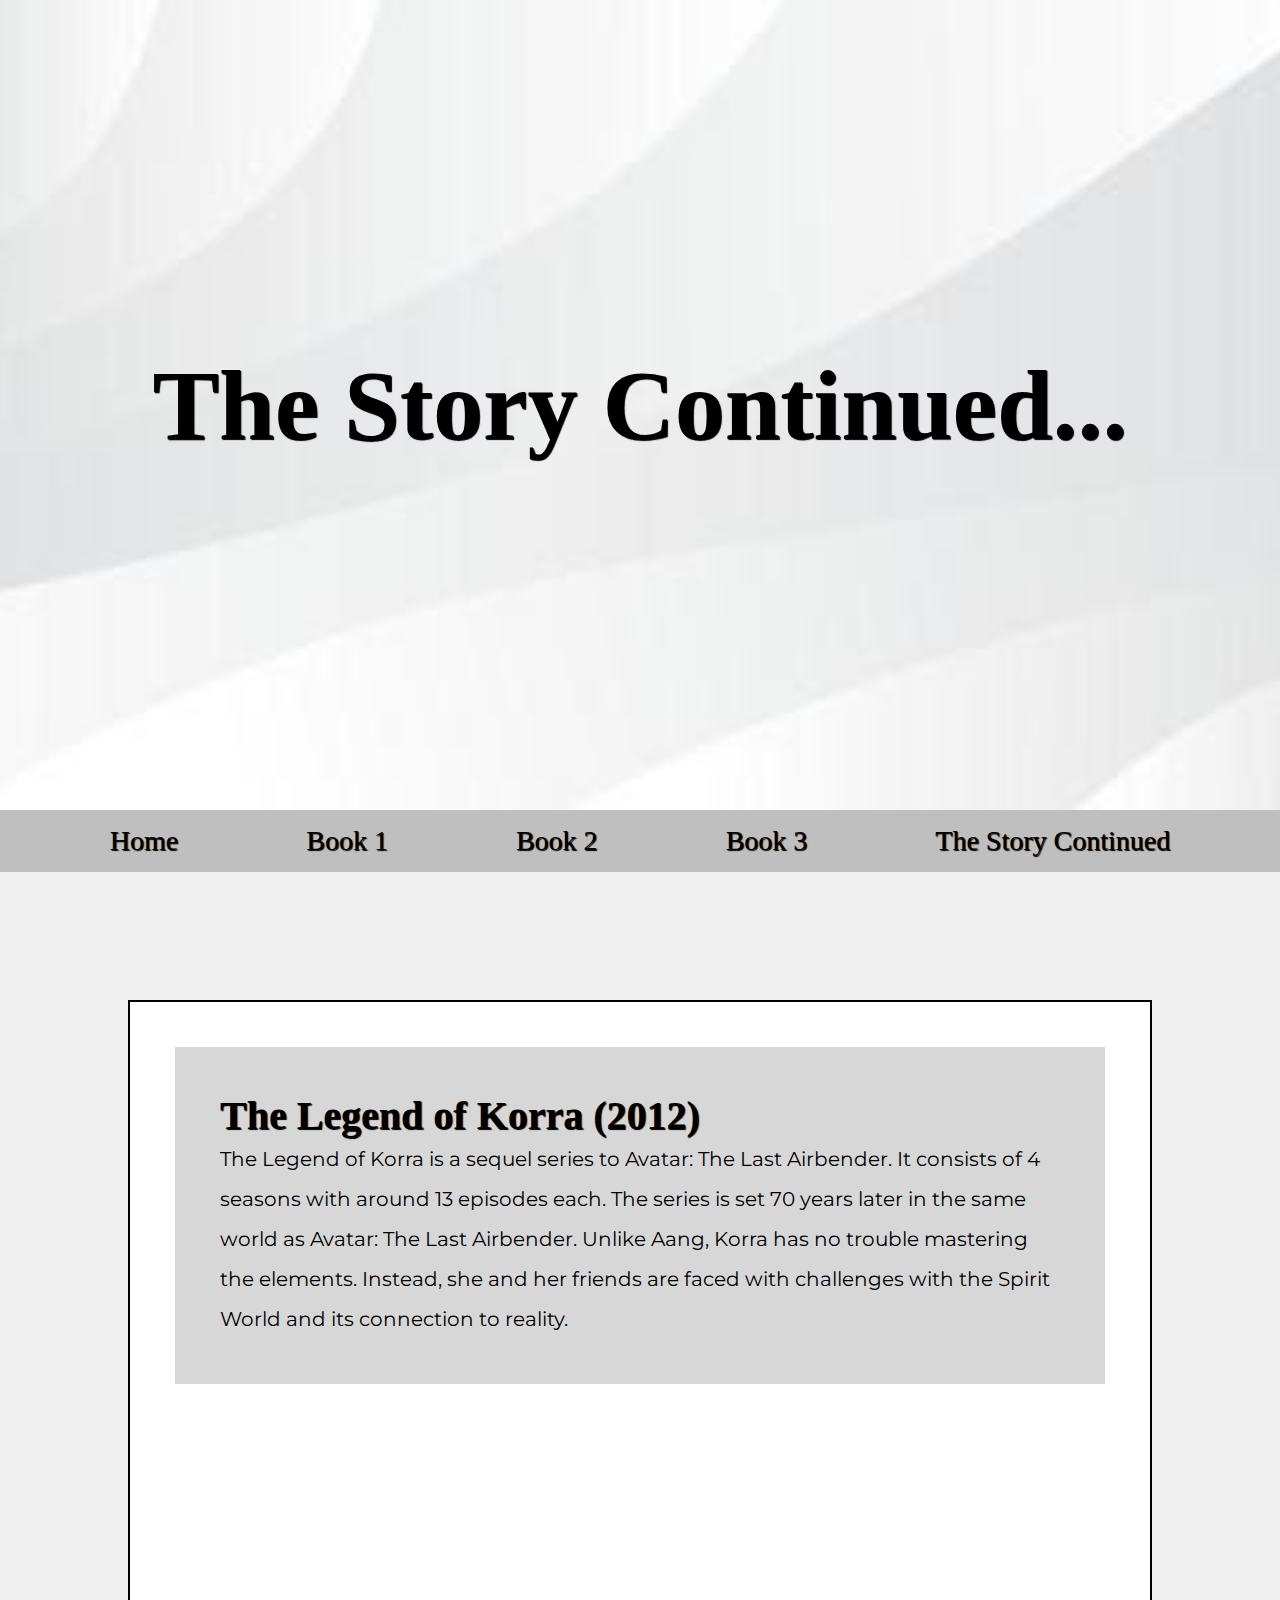
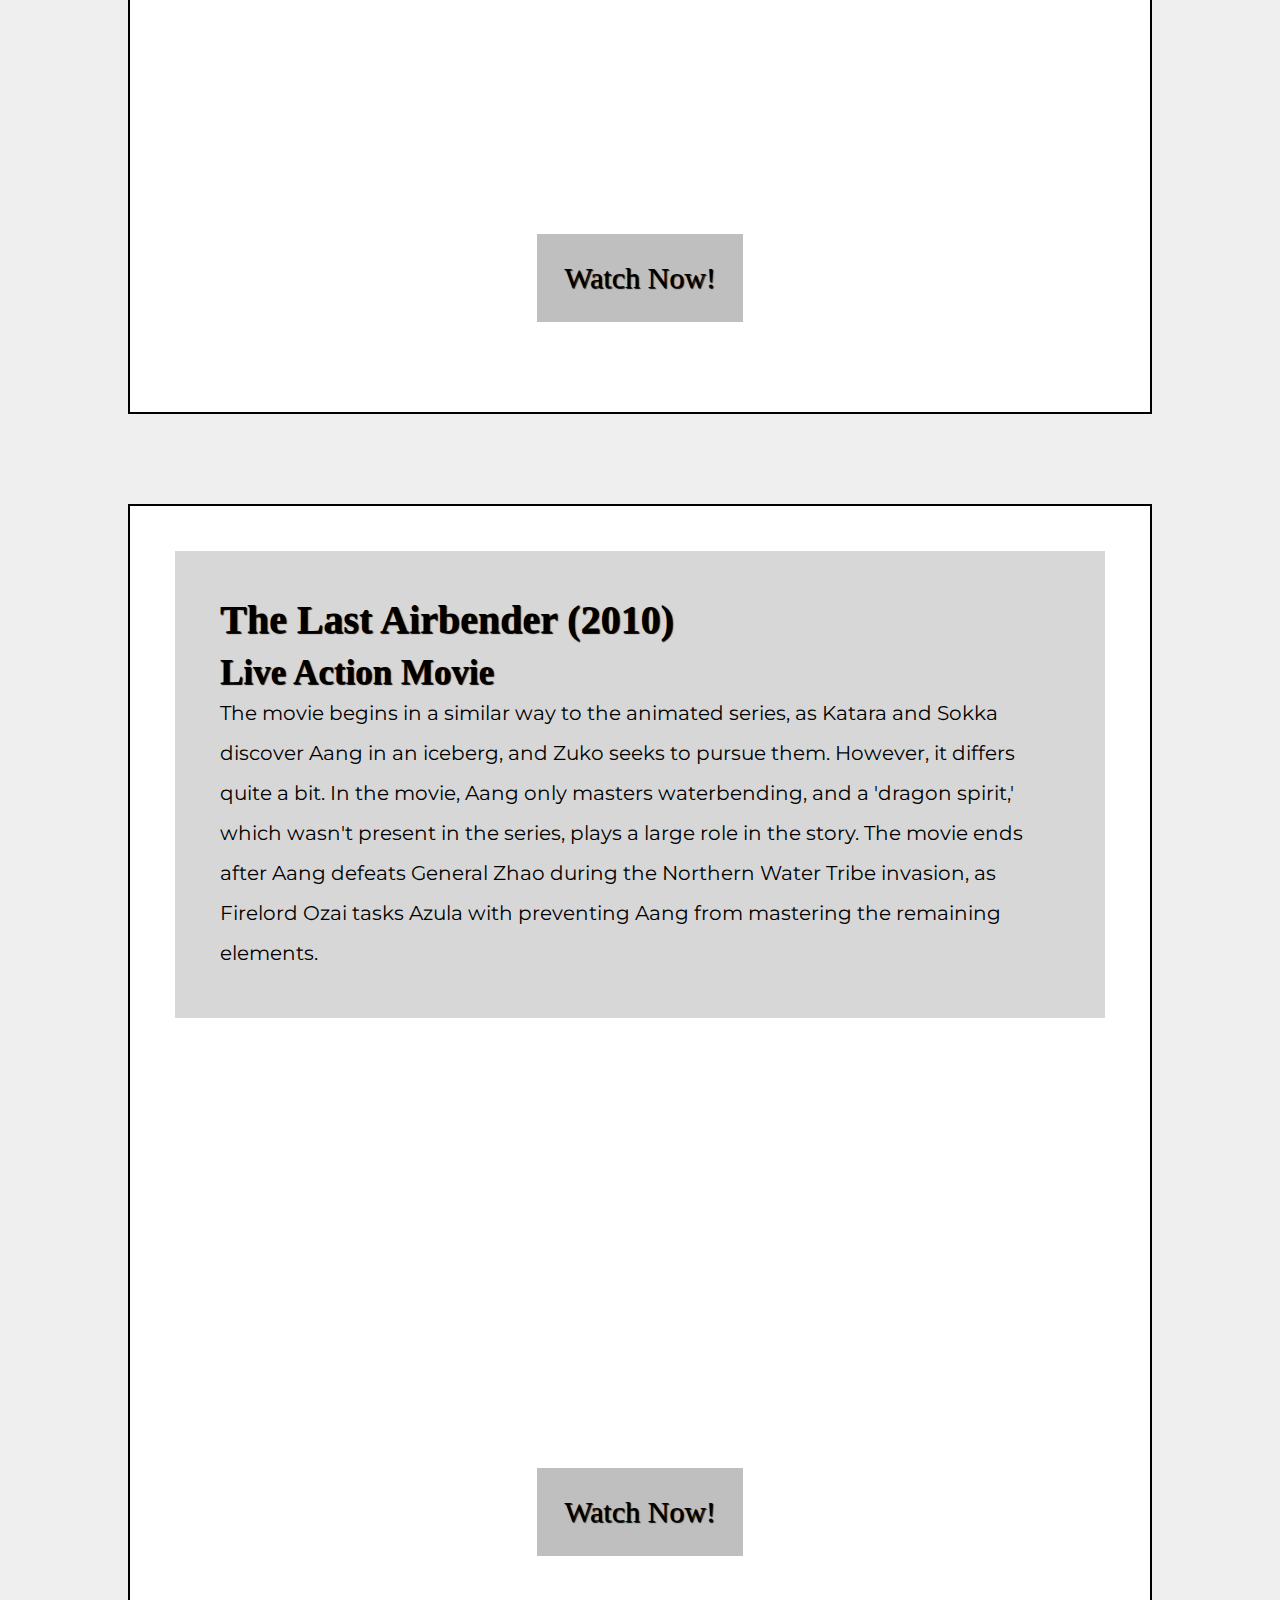
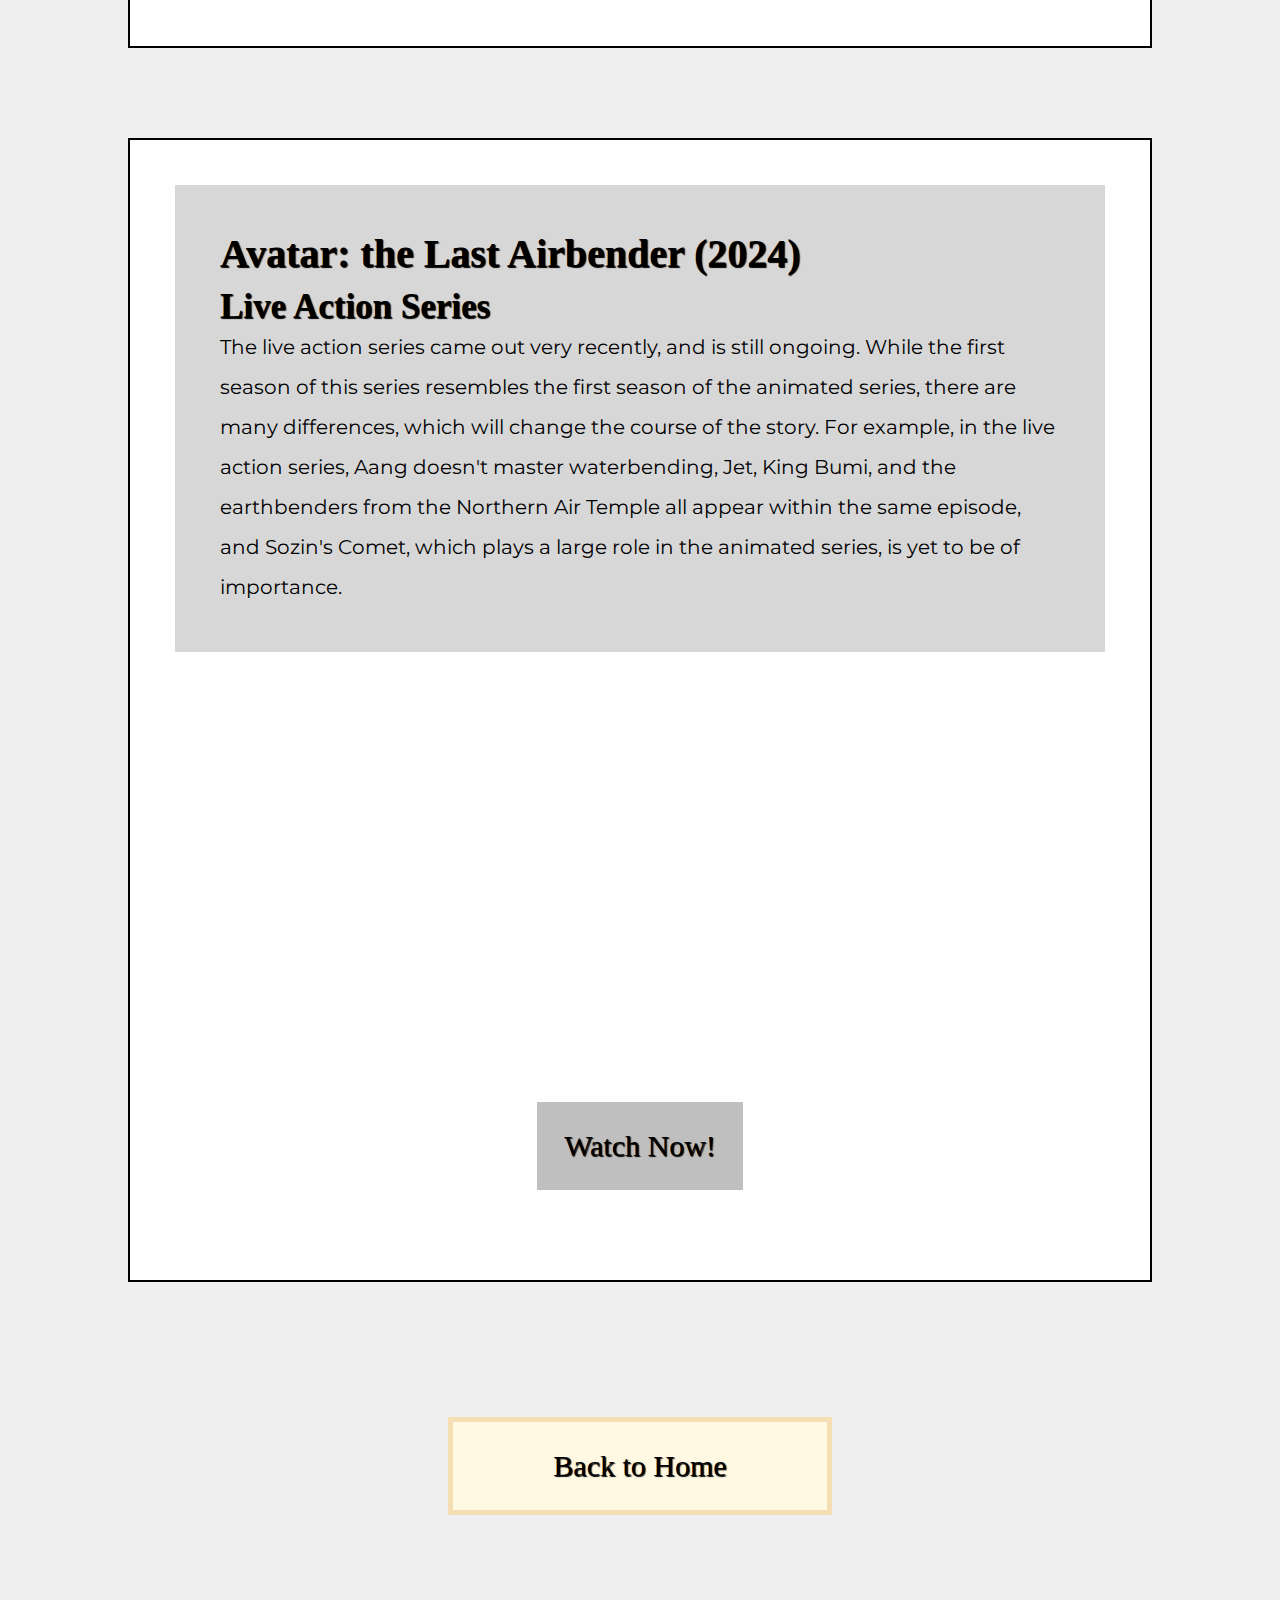
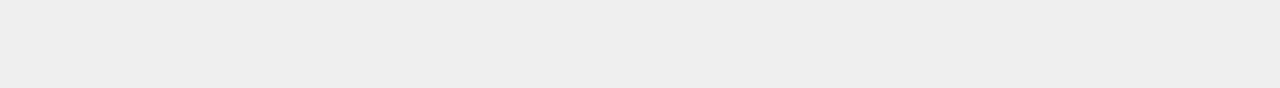
<file: continue.html>
<!DOCTYPE html>
<html>
<head>
	<meta charset="utf-8">
	<meta name="viewport" content="width=device-width, initial-scale=1">
	<link rel="stylesheet" type="text/css" href="style.css">
	<title>The Story Continued</title>
</head>
<body id="continue">

	<div class="top">
		<h1>The Story Continued...</h1>
	</div>

	<div class="menu">
	<a href="index.html">Home</a>
	<a href="book1.html">Book 1</a>
	<a href="book2.html">Book 2</a>
	<a href="book3.html">Book 3</a>
	<a href="continue.html">The Story Continued</a>
</div>

<div class="mainContainer">
	
	<div class="korra">
		<div class="b2">
		<h2>The Legend of Korra (2012)</h2>
			<p>The Legend of Korra is a sequel series to Avatar: The Last Airbender. It consists of 4 seasons with around 13 episodes each. The series is set 70 years later in the same world as Avatar: The Last Airbender. Unlike Aang, Korra has no trouble mastering the elements. Instead, she and her friends are faced with challenges with the Spirit World and its connection to reality.</p>
		</div>
		<iframe width="560" height="315" src="https://www.youtube.com/embed/54srZLuYfb0?si=tXSKfpm5SyEoEDgg" title="YouTube video player" frameborder="0" allow="accelerometer; autoplay; clipboard-write; encrypted-media; gyroscope; picture-in-picture; web-share" allowfullscreen></iframe>
<a href="https://www.netflix.com/">
		<div class="button">Watch Now!</div>
		</a>
	</div>

	<div class="movie">
		<div class="b2">
		<h2>The Last Airbender (2010)</h2>
		<h4>Live Action Movie</h4>
		<p>The movie begins in a similar way to the animated series, as Katara and Sokka discover Aang in an iceberg, and Zuko seeks to pursue them. However, it differs quite a bit. In the movie, Aang only masters waterbending, and a 'dragon spirit,' which wasn't present in the series, plays a large role in the story. The movie ends after Aang defeats General Zhao during the Northern Water Tribe invasion, as Firelord Ozai tasks Azula with preventing Aang from mastering the remaining elements.</p>
		</div>
		<iframe width="560" height="315" src="https://www.youtube.com/embed/WdoiHMCVqMQ?si=dcaG7gNs_Nvfig-q" title="YouTube video player" frameborder="0" allow="accelerometer; autoplay; clipboard-write; encrypted-media; gyroscope; picture-in-picture; web-share" allowfullscreen></iframe>



	<a href="https://www.amazon.com/gp/video/offers/intercept?ref=DVM_US_DL_SL_GO_BRSA_mkw_sfx5Xv4Gz-dc&mrntrk=pcrid_690357294689_slid__pgrid_29008589832_pgeo_9067609_x__adext__ptid_kwd-296527732991">
		<div class="button">Watch Now!</div>
		</a>
	</div>

	<div class="series">
		<div class="b2">
		<h2>Avatar: the Last Airbender (2024)</h2>
		<h4>Live Action Series</h4>
		<p>The live action series came out very recently, and is still ongoing. While the first season of this series resembles the first season of the animated series, there are many differences, which will change the course of the story. For example, in the live action series, Aang doesn't master waterbending, Jet, King Bumi, and the earthbenders from the Northern Air Temple all appear within the same episode, and Sozin's Comet, which plays a large role in the animated series, is yet to be of importance.</p>
		</div>
		<iframe width="560" height="315" src="https://www.youtube.com/embed/ByAn8DF8Ykk?si=ezXzezxHfrcZpzOh" title="YouTube video player" frameborder="0" allow="accelerometer; autoplay; clipboard-write; encrypted-media; gyroscope; picture-in-picture; web-share" allowfullscreen></iframe>
		<a href="https://www.netflix.com/">
		<div class="button">Watch Now!</div>
		</a>
		
	</div>
	<a href="index.html">
		<div class="homeButton">Back to Home</div>
		</a>

</div>

</body>
</html>
</file>
<file: style.css>
@import url('https://fonts.googleapis.com/css2?family=Montserrat:ital,wght@0,100..900;1,100..900&display=swap');

*{
	margin: 0px;
	padding: 0px;
	box-sizing: border-box;
}

body{
	display: flex;
	flex-direction: column;
	justify-content: center;
	font-family: "Montserrat", sans-serif;
}
h1{
	font-size: 100px;
	color: white;
	text-shadow: 4px 4px 20px black;
	font-family: papyrus,fantasy;
}
h2{
	font-size: 40px;
}
h3{
	font-size: 70px;
}
h4{
	font-size: 35px;
	margin-top: 10px;
}
h5{
	font-size: 60px;
}
h2, h3, h4, h5{
	font-family: papyrus,fantasy;
	color: black;
	text-shadow: 1px 1px 1px black;
}
a{
	text-decoration: none;
	color: black;
}
p{
	font-size: 20px;
	line-height: 40px;
}
li{
	line-height: 35px;
	font-size: 20px;
	margin-left: 40px;
}

.mainContainer{
	display: flex;
	flex-direction: column;
	align-items: center;
	gap: 10vh;
}
.menu{
	display: flex;
	flex-direction: row;
	justify-content: center;
	gap: 10vw;
	padding: 15px;
	font-size: 28px;
	text-shadow: 1px 1px 1px black;
	font-family: 'papyrus', fantasy;
}
.top{
	display: flex;
  height: 90vh;
  background-size: cover;
  background-position: center;
  align-items: center;
  justify-content: center;
  color: #fff;
}


#homepage{
	background-color: #fff9e3;
}
#homepage .menu{
	background-color: wheat;
}
#homepage .top{
  background-image: url('airHead.jpg');
}
#homepage .top img{
	width: 80vw;
}
#homepage .menu a:hover{
	color: darkgoldenrod;
}
.overview{
	display: flex;
	flex-direction: row;
	padding: 30px;
	align-items: flex-start;
	gap: 5vw;
	background-color: #fffaee;
}
.characters{
	display: flex;
	flex-direction: row;
	justify-content: space-around;
	justify-content: center;
	border-width: 2px;
	flex-flow: wrap;
	gap: 10vw;
	margin: 10vh;
	margin-top: 0px;
}
.con1{
	display: flex;
	flex-direction: column;
	gap: 5vh;
	align-items: center;
	background-color: #fff1ca;
	padding-top: 10vh;
}
.cc{
	width: 25%;
	display: flex;
	flex-direction: column;
}
.cc img{
	aspect-ratio: 3/4;
	object-fit: cover;
}

.books{
	display: flex;
	flex-direction: column;
	margin: 15vh;
	gap: 15vh;
	align-items: center;
}
.map{
	width: 100vw;
}
.overlay{
	width: 80vw;
	height: 70vh;
	position: relative;
	display: flex;
	justify-content: center;
	align-items: center;
	background-image: url('waterHead.png');
	background-size: cover;
}
.bookContainer{
	display: flex;
	flex-direction: column;
	align-items: flex-start;
	align-content: flex-start;
	padding: 30px;
	width: 100%;
	height: 100%;
	top: 0;
	left: 0;
	position: absolute;
	opacity: 0;
	transition: 0.6s;
	background-size: cover;

}
.bookContainer:hover{
	opacity: 1;
}
.b1{
	display: flex;
	flex-direction: row;
	gap: 2vw;
	padding: 2vw;
	padding-top: 0px;
	background-size: cover;
}
.b1 img{
	height: 50vh;
	aspect-ratio: 3/4;
	object-fit: cover;
}

.fade1, .fade2, .fade3, .fade4{
	display: flex;
	justify-content: center;
	align-items: center;
}
.fade1 .overlay{
	background-image: url('waterHead.jpg');
	background-size: cover;
}
.fade1 .bookContainer{
	background-color: lightblue;
}

.fade2 .overlay{
	background-image: url(earthHead.jpg);
}
.fade2 .bookContainer{
	background-color: #bad0ae;
}

.fade3 .overlay{
	background-image: url(fireHead.jpg);
}
.fade3 .bookContainer{
	background-color: #cf6447;
}

.fade4 .overlay{
	background-image: url(continueHead.jpg);
	text-align: center;
	padding: 2vh;
}
.fade4 .overlay h1{
	color: black;
	text-shadow: 4px 4px 20px white;
}
.fade4 .bookContainer{
	background-color: lightgray;
	text-align: left;
}



.imgs{
	display: flex;
	flex-direction: row;
	gap: 10vw;
	justify-content: center;
}
.episodeContainer{
	display: flex;
	flex-direction: column;
	gap: 8vh;
	align-items: center;
	padding-top: 10vh;
}
.episodeContainer img{
	width: 75vw;
	margin-bottom: 10vh;
}
.left{
	display: flex;
	flex-direction: row;
	justify-content: flex-start;
	width: 90vw;
}
.right{
	display: flex;
	flex-direction: row;
	justify-content: flex-end;
	width: 90vw;
}
.episodes{
	display: flex;
	flex-direction: column;
	padding: 5vh;
	margin-left: 10vw;
	margin-right: 10vw;
}
.button{
	padding: 3vh;
	margin: 5vh;
	font-family: 'papyrus', fantasy;
	font-size: 30px;
	text-shadow: 1px 1px 1px black;

}
.buttonContainer{
	display: flex;
	flex-direction: row;
	gap: 10vw;
}
.button:hover, .homeButton:hover{
	font-size: 35px;
}


#book1{
	background-color: #8ecae6;
}
#book1 .top{
  background-image: url('waterHead.jpg');
}
#book1 .menu{
	background-color: #0077b6;
}
#book1 .menu a{
	color: white;
}
#book1 .menu a:hover{
	color: darkblue;
}

#book1 .description{
	background-color: #d0efff;
	margin: 0px;
	padding: 5vh;
}
.img1{
	display: flex;
	flex-direction: column;
	width: 40%;
	align-items: center;
}
.img1 img{
	aspect-ratio: 4/3;
	height: 50vh;
	object-fit: cover;
}
#book1 .episodeContainer{
	background-color: #caf0f8;
}
#book1 .episodes{
	background-color: #9dd9f3;
}
#book1 .button{
	background-color: #0077b6;
		color: white;
}


#book2{
	background-color: #bad0ae;
}
#book2 .top{
  background-image: url('earthHead.jpg');
}
#book2 .button, #book2 .menu{
	background-color: darkolivegreen;
	color: white;
}
#book2 .menu a{
	color: white;
}
#book2 .menu a:hover{
	color: #013220;
}
#book2 .description{
	background-color: #f2fae9;
	margin: 0px;
	padding: 5vh;
}
#book2 .episodeContainer{
	background-color: #ecf1e7;
}
#book2 .episodes{
	background-color: #b3cf99;
}
.img2{
	display: flex;
	flex-direction: column;
	align-items: center;
}
.img2 img{
	aspect-ratio: 5/3;
	object-fit: cover;
	width: 80vw;
}


#book3{
	background-color: #cf6447;
}
#book3 .top{
  background-image: url('fireHead.jpg');
}
#book3 .button, #book3 .menu{
	background-color: #820001;
	color: white;
}
#book3 .menu a{
	color: white;
}
#book3 .menu a:hover{
	color: #330000;
}
#book3 .description{
	background-color: #fed0b1;
	margin: 0px;
	padding: 5vh;
}
#book3 .episodeContainer{
	background-color: #ffcba9;
}
#book3 .episodes{
	background-color: #efa26e;
}


#continue{
	background-color: #efefef;
}
#continue .mainContainer{
	margin: 10vw;
}
#continue .top{
	background-image: url('continueHead.jpg');
}
#continue .top h1{
	color: black;
	text-shadow: 1px 1px 1px black;
}
#continue .menu, #continue .button{
	background-color: #bfbfbf;
}
#continue .menu a:hover{
	color: white;
}
.korra,.movie,.series{
	display: flex;
	flex-direction: column;
	justify-content: center;
	align-items: center;
	align-content: center;
	border-width: 2px;
	border-color: black;
	border-style: solid;
	padding: 5vh;
	gap: 5vh;
	background-color: white;

}
.b2{
	display: flex;
	flex-direction: column;
	align-items: flex-start;
	background-size: cover;
	background-color: #d7d7d7;
	padding: 5vh;
}
iframe{
	aspect-ratio: 4/3;
	object-fit: cover;
}

.homeButton{
	padding: 3vh;
	margin: 5vh;
	font-family: 'papyrus', fantasy;
	font-size: 30px;
	text-shadow: 1px 1px 1px black;
	display: flex;
	justify-content: center;
	width: 30vw;
	background-color: #fff9e3;
	border-width: 5px;
	border-color:wheat ;
	border-style: solid;
}
</file>
